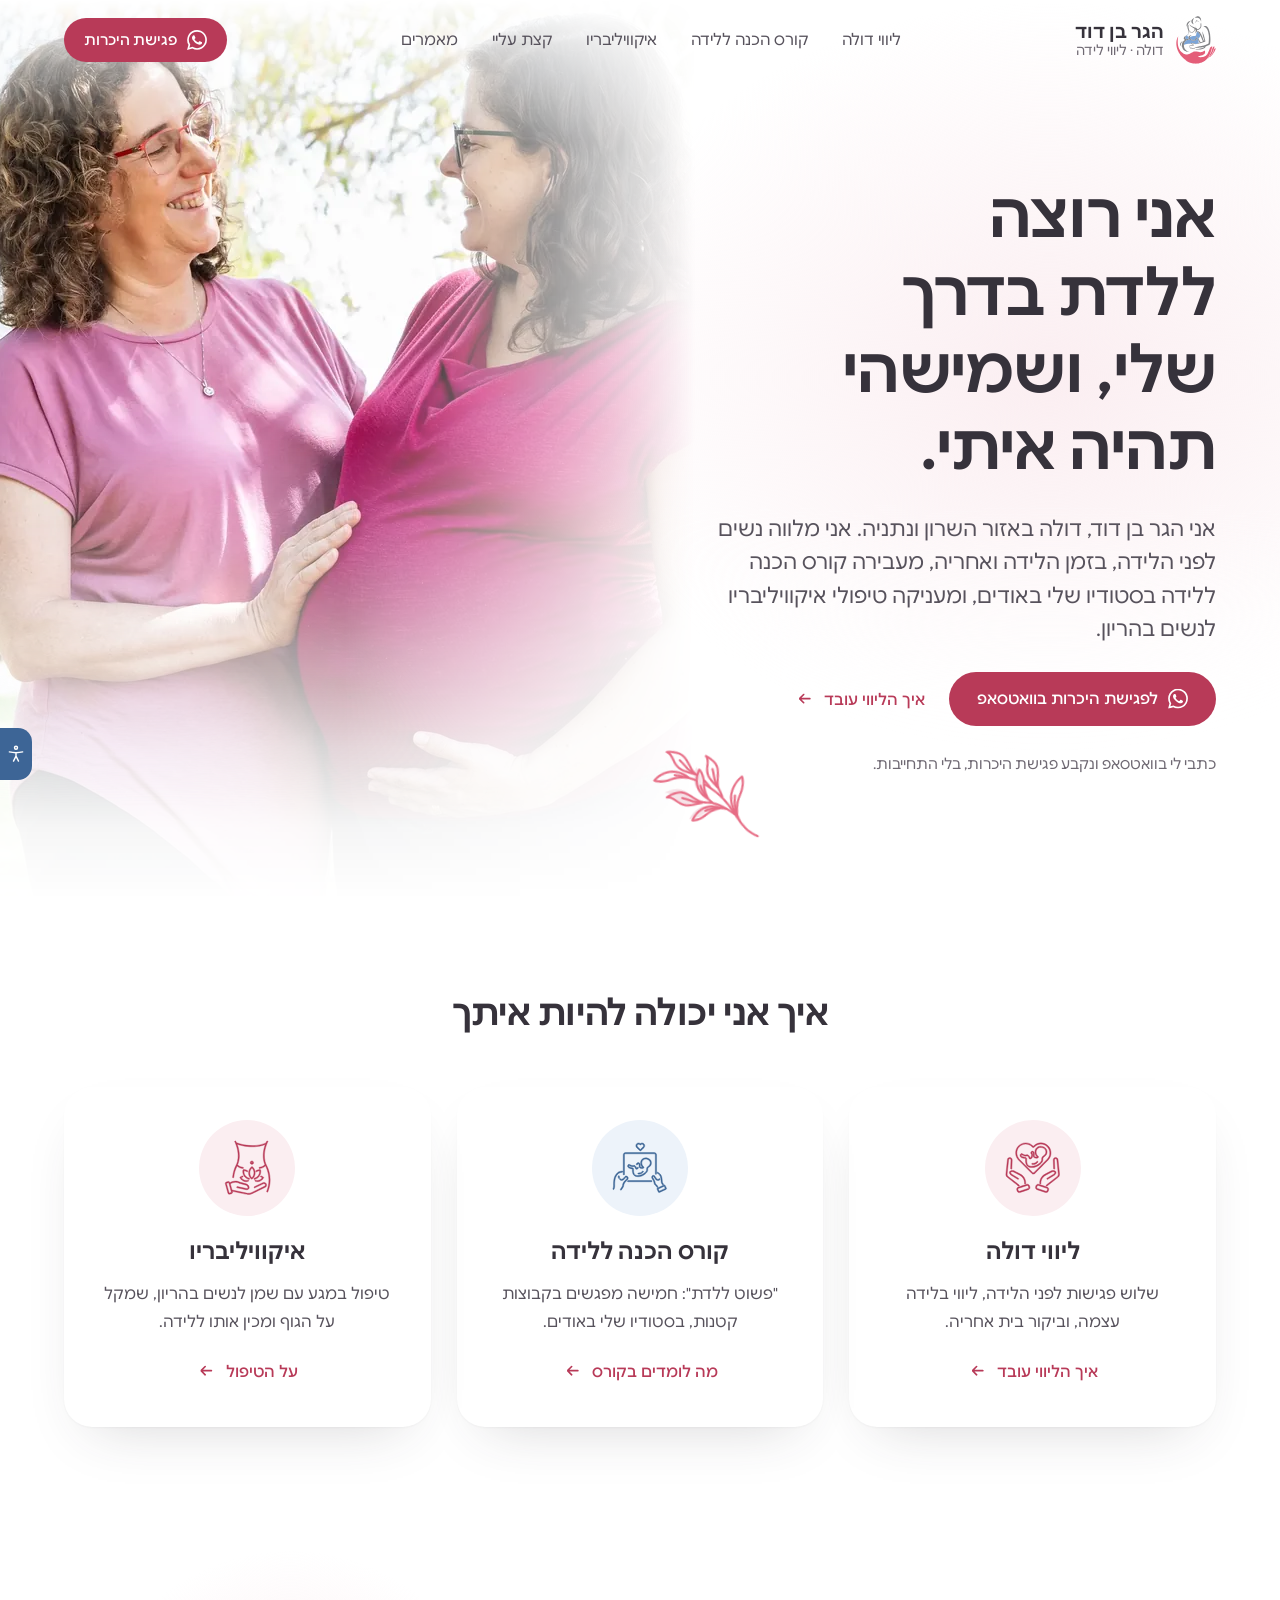
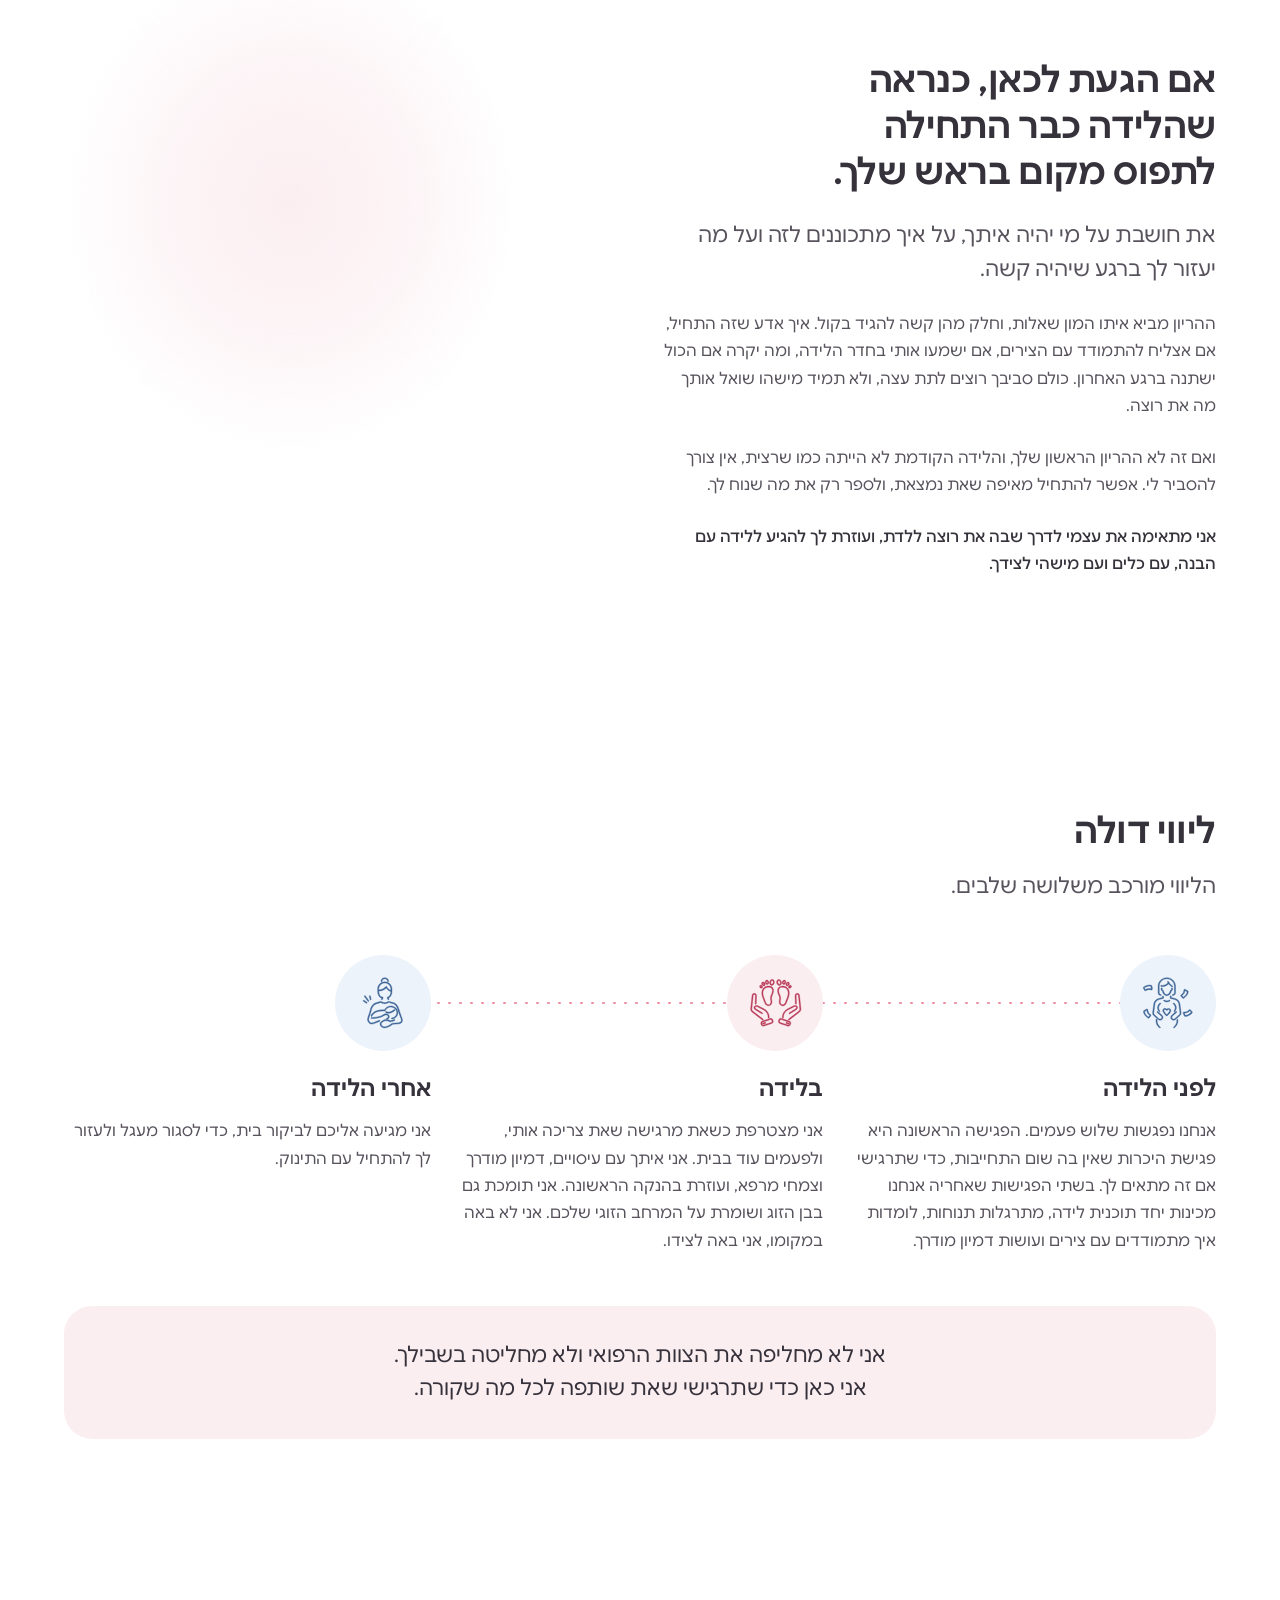
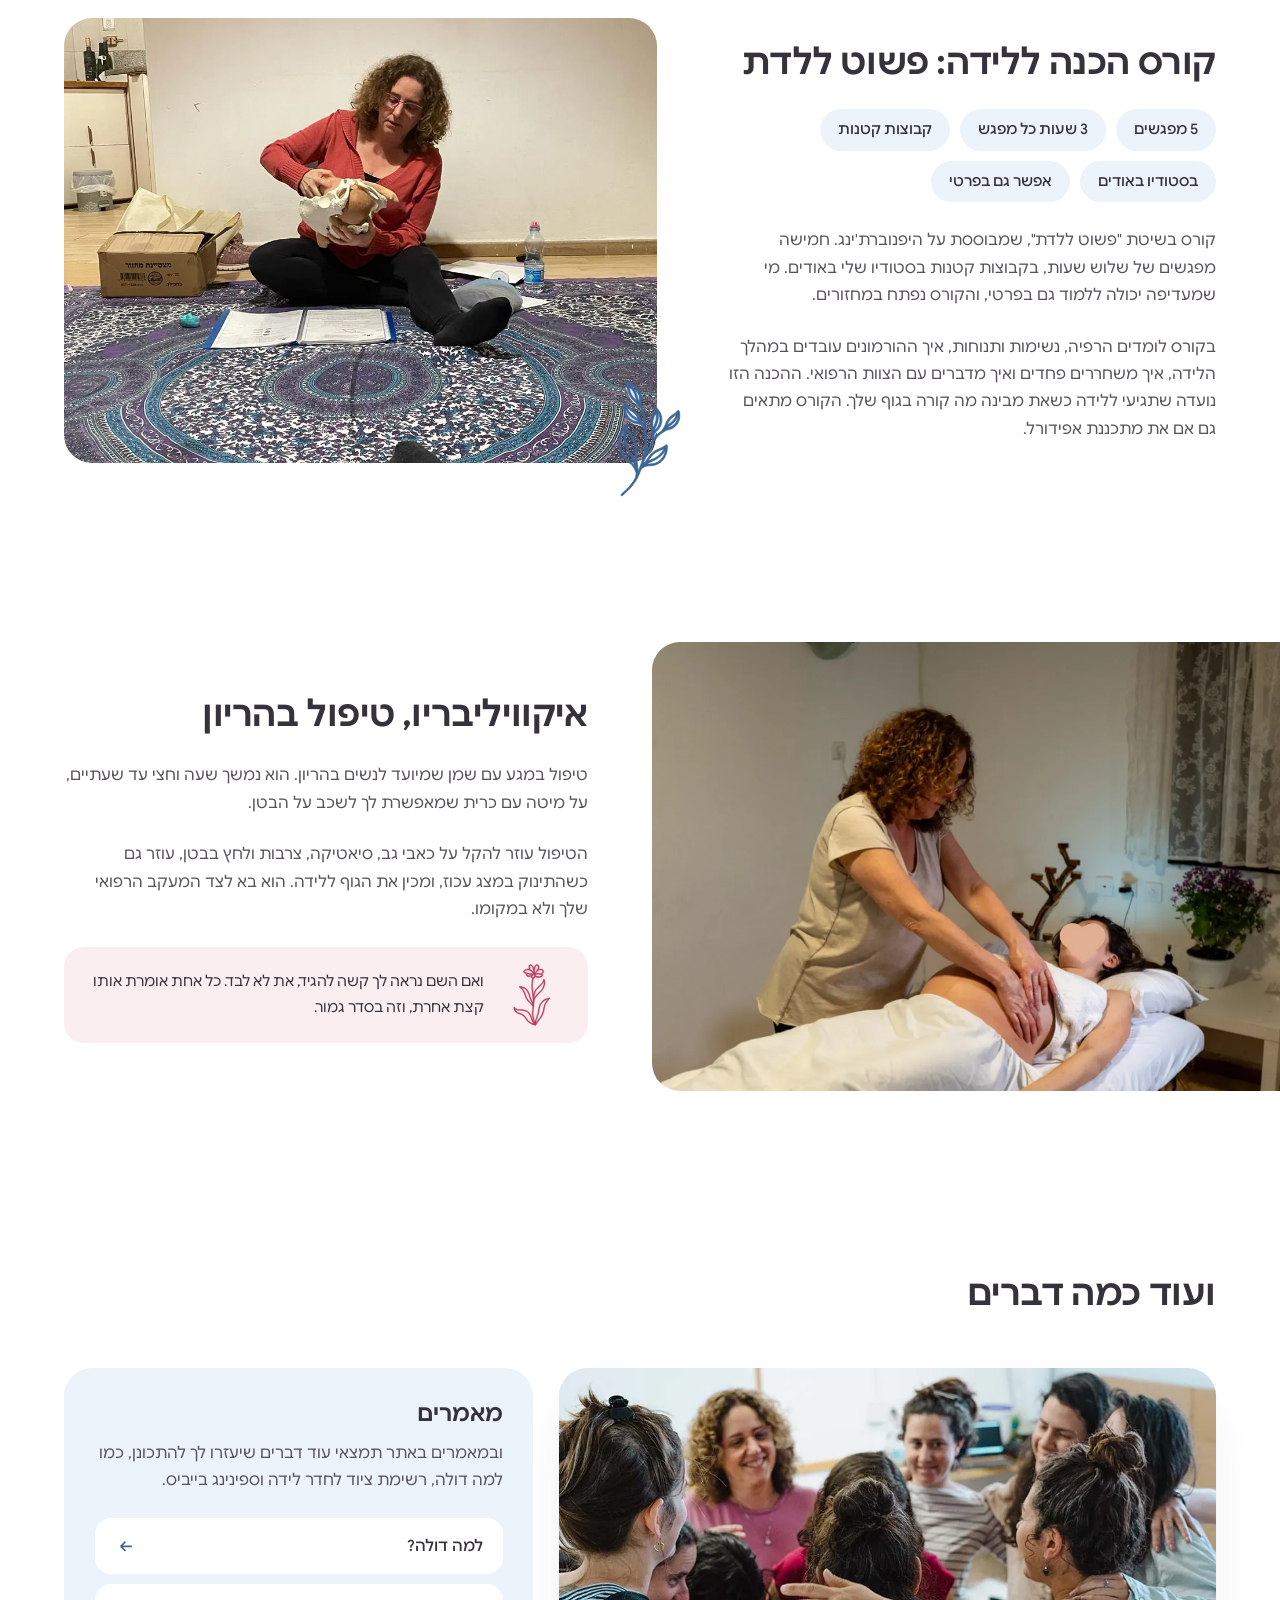
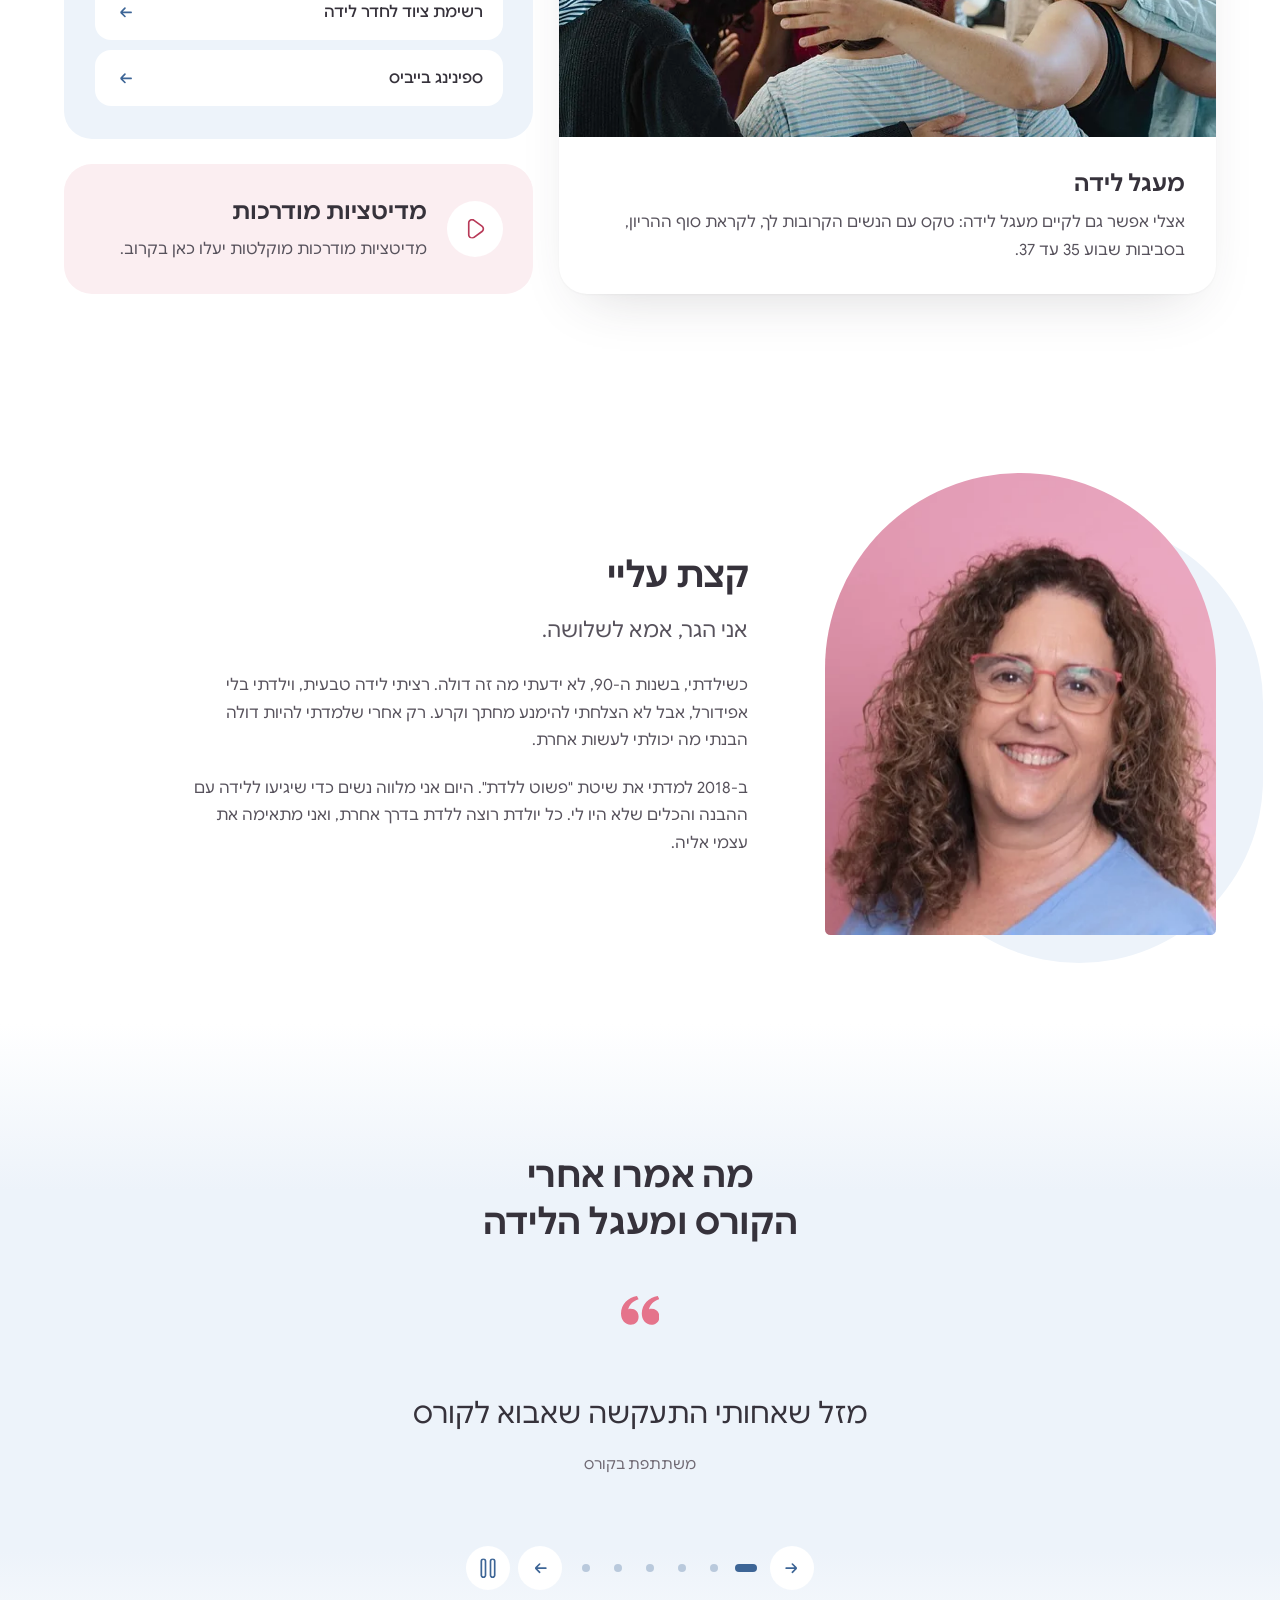
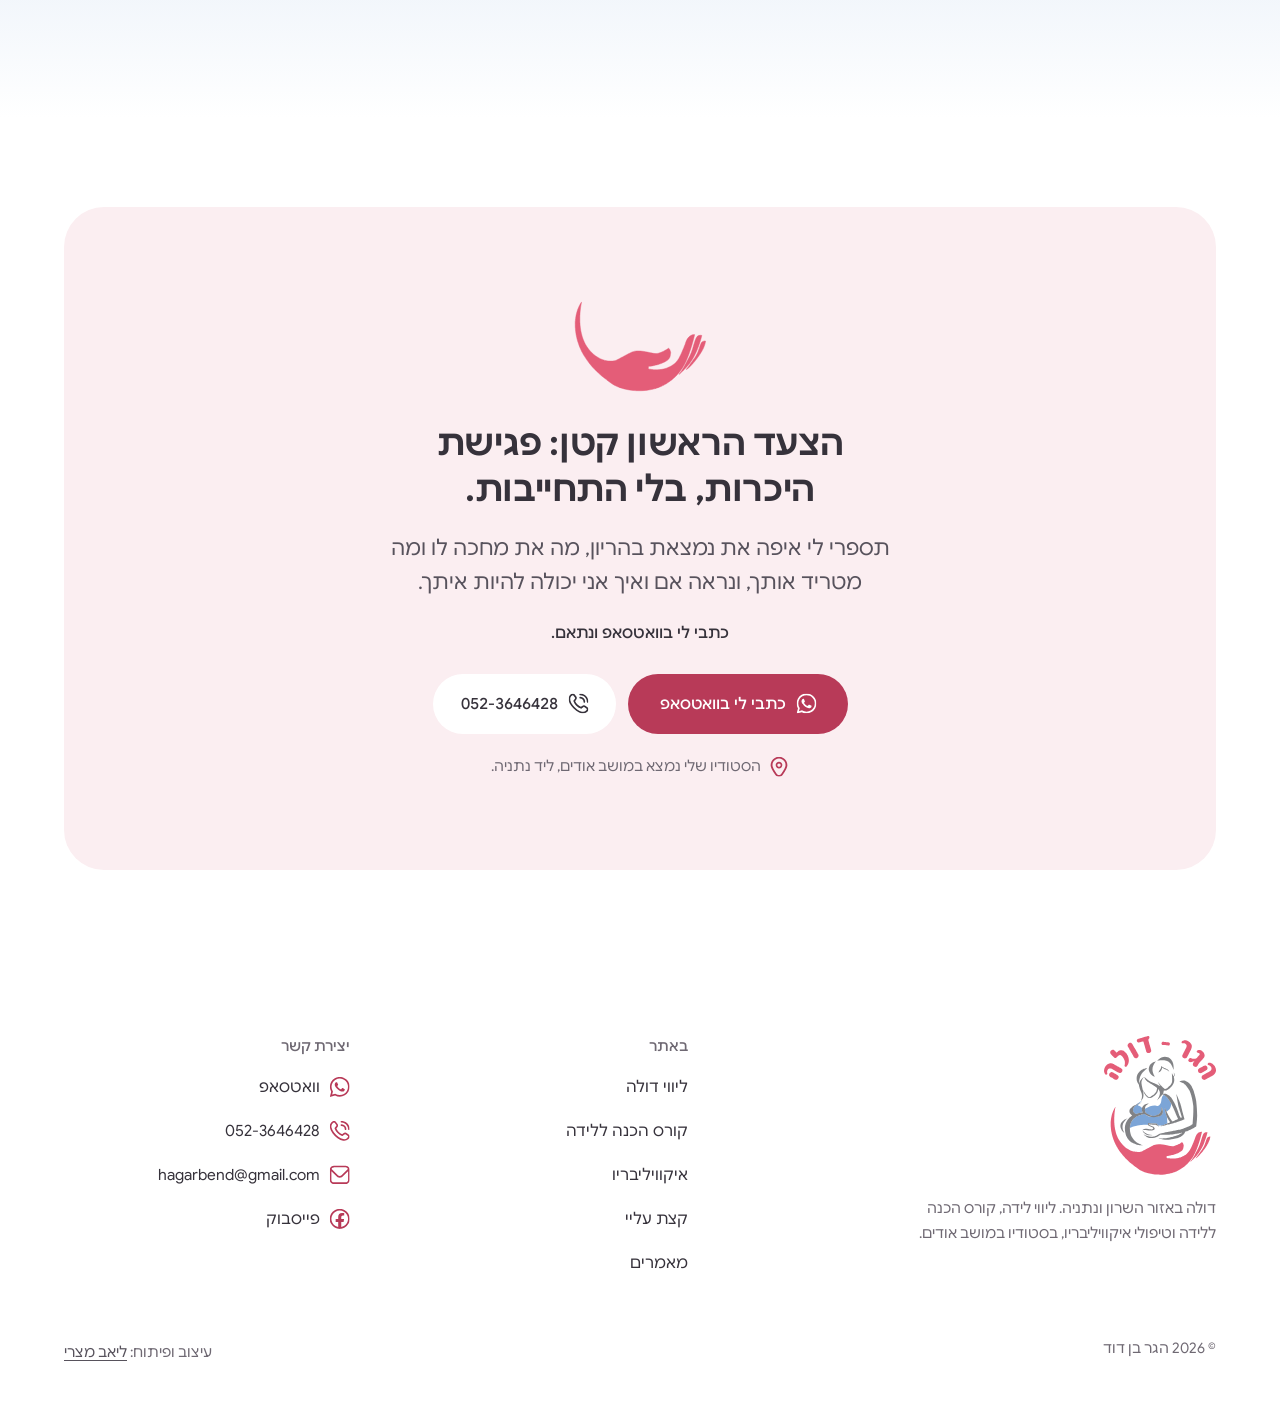
<file: index.html>
<!doctype html>
<html lang="he" dir="rtl">
<head>
<meta charset="utf-8">
<meta name="viewport" content="width=device-width, initial-scale=1">
<meta name="robots" content="noindex, nofollow">
<title>הגר בן דוד, דולה בשרון ובנתניה | ליווי לידה, קורס הכנה ללידה ואיקוויליבריו</title>
<meta name="description" content="הגר בן דוד, דולה באזור השרון ונתניה: ליווי לפני הלידה, בזמן הלידה ואחריה, קורס הכנה ללידה בשיטת פשוט ללדת בסטודיו באודים, וטיפולי איקוויליבריו לנשים בהריון.">
<meta name="theme-color" content="#ffffff">
<link rel="icon" href="images/mark.svg" type="image/svg+xml">
<link rel="preload" href="fonts/google-sans-700.woff2" as="font" type="font/woff2" crossorigin>
<link rel="preload" href="fonts/google-sans-400.woff2" as="font" type="font/woff2" crossorigin>
<link rel="preload" href="images/photos/hero.webp" as="image" media="(min-width: 768px)">
<link rel="preload" href="images/photos/hero-m.webp" as="image" media="(max-width: 767px)">
<link rel="stylesheet" href="site.css">
<script>
  // js קודם לכל ציור, כדי שהכניסה לא תהבהב; ?qa=1 משאיר הכל גלוי ועומד
  (function (d) { d.classList.add('js'); if (/[?&]qa=1/.test(location.search)) d.classList.add('qa');
    try { var s = JSON.parse(localStorage.getItem('hbd-a11y') || '{}'); for (var k in s) if (s[k]) d.classList.add('a11y-' + k); } catch (e) {} })(document.documentElement);
</script>
<script src="https://crm.liavmatzri.co.il/review.js" defer></script>
</head>
<body>
<!-- icons:start --><svg width="0" height="0" style="position:absolute" aria-hidden="true" focusable="false"><symbol id="i-arrow" viewBox="0 0 300 300"><g ><path transform="translate(0 300) scale(1 -1)" d="M238 163H113L154 204Q157 207 157.0 212.5Q157 218 153.5 221.5Q150 225 145.0 225.0Q140 225 136 221L82 168Q75 160 75 150Q75 140 82 132L136 79Q141 74 148.0 75.5Q155 77 157.0 84.0Q159 91 154 96L113 138H238Q243 138 246.5 141.5Q250 145 250.0 150.0Q250 155 246.5 159.0Q243 163 238 163Z"/></g></symbol><symbol id="i-facebook" viewBox="0 0 300 300"><g ><path transform="translate(0 300) scale(1 -1)" d="M150.0 301.0Q109.0 301.0 74.5 281.0Q40.0 261.0 20.0 226.5Q0.0 192.0 0.0 151.0Q0.0 150.74415588378906 0.0007787435897625983 150.4885711669922C0.0002597116690594703 150.32577514648438 0.0 150.1629180908203 0.0 150.0C0.0 149.8370819091797 0.0002597116690594703 149.67422485351562 0.0007787435897625983 149.5114288330078Q0.0015233985614031553 149.75582885742188 0.0029801928903907537 150.0Q0.24413901567459106 109.578857421875 20.0 75.5Q40.0 41.0 74.5 21.0Q99.09788513183594 6.740357398986816 127.0 2.647585153579712V1.7521942853927612C134.4979705810547 0.5984981656074524 142.17906188964844 0.0 150.0 0.0C157.82093811035156 0.0 165.5020294189453 0.5984981656074524 173.0 1.7521942853927612V2.647585153579712Q200.90211486816406 6.740357398986816 225.5 21.0Q260.0 41.0 280.0 75.5Q299.7555236816406 109.57827758789062 299.99700927734375 149.99871826171875Q299.99847412109375 149.75421142578125 299.99920654296875 149.51129150390625C299.9997253417969 149.67413330078125 300.0 149.8370361328125 300.0 150.0C300.0 150.1629638671875 299.9997253417969 150.32586669921875 299.99920654296875 150.488525390625Q300.0 150.74891662597656 300.0 151.0Q300.0 192.0 280.0 226.5Q260.0 261.0 225.5 281.0Q191.0 301.0 150.0 301.0ZM127.0 28.05915069580078Q106.0810775756836 31.916549682617188 87.5 43.0Q59.0 60.0 42.0 88.5Q25.0 117.0 25.0 151.0Q25.0 185.0 42.0 213.5Q59.0 242.0 87.5 259.0Q116.0 276.0 150.0 276.0Q184.0 276.0 212.5 259.0Q241.0 242.0 258.0 213.5Q275.0 185.0 275.0 151.0Q275.0 117.0 258.0 88.5Q241.0 60.0 212.5 43.0Q193.91891479492188 31.916549682617188 173.0 28.05915069580078V105.0H208.0L215.0 149.0H173.0V177.0Q173.0 187.0 179.0 193.5Q185.0 200.0 198.0 200.0H217.0V237.0L206.0 238.0Q193.0 240.0 183.0 240.0Q157.0 240.0 142.0 224.5Q127.0 209.0 127.0 182.0V149.0H89.0V105.0H127.0V28.05915069580078Z"/></g></symbol><symbol id="i-mail" viewBox="0 0 300 300"><g ><path transform="translate(0 300) scale(1 -1)" d="M238 288H63Q46 287 31.5 279.0Q17 271 8.5 256.5Q0 242 0 225V75Q0 58 8.5 43.5Q17 29 31.5 21.0Q46 13 62 12H238Q254 13 268.5 21.0Q283 29 291.5 43.5Q300 58 300 75V225Q300 242 291.5 256.5Q283 271 268.5 279.0Q254 287 238 288ZM63 263H238Q249 262 258.5 256.0Q268 250 272 239L177 143Q166 132 150.0 132.0Q134 132 123 143L28 239Q32 250 41.5 256.0Q51 262 62 262ZM238 38H63Q47 38 36.0 48.5Q25 59 25 75V206L106 126Q118 114 134.0 109.5Q150 105 166.0 109.5Q182 114 194 126L275 206V75Q275 59 264.0 48.5Q253 38 237 38Z"/></g></symbol><symbol id="i-pause" viewBox="0 0 300 300"><g ><path transform="translate(0 300) scale(1 -1)" d="M81 300Q63 300 50.0 287.0Q37 274 37 256V44Q38 26 50.5 13.0Q63 0 81.0 0.0Q99 0 112.0 13.0Q125 26 125 44V256Q125 274 112.0 287.0Q99 300 81 300ZM100 44Q100 36 94.5 30.5Q89 25 81.0 25.0Q73 25 68.0 30.5Q63 36 63 44V256Q63 264 68.0 269.5Q73 275 81.0 275.0Q89 275 94.5 269.5Q100 264 100 256ZM219 300Q201 300 188.0 287.0Q175 274 175 256V44Q175 26 188.0 13.0Q201 0 219.0 0.0Q237 0 250.0 13.0Q263 26 263 44V256Q263 274 250.0 287.0Q237 300 219 300ZM238 44Q237 36 232.0 30.5Q227 25 219.0 25.0Q211 25 205.5 30.5Q200 36 200 44V256Q200 264 205.5 269.5Q211 275 219.0 275.0Q227 275 232.5 269.5Q238 264 238 256Z"/></g></symbol><symbol id="i-phone" viewBox="0 0 300 300"><g ><path transform="translate(0 300) scale(1 -1)" d="M163 288Q163 293 166.5 296.5Q170 300 175 300Q209 300 237.5 283.0Q266 266 283.0 237.5Q300 209 300 175Q300 170 296.5 166.0Q293 162 287.5 162.5Q282 163 278.5 166.5Q275 170 275 175Q275 202 261.5 225.0Q248 248 225.0 261.5Q202 275 175 275Q170 275 166.5 278.5Q163 282 163 287ZM175 225Q196 225 210.5 210.5Q225 196 225 175Q225 170 228.5 166.0Q232 162 237.5 162.5Q243 163 246.5 166.5Q250 170 250 175Q250 195 240.0 212.5Q230 230 212.5 240.0Q195 250 175 250Q170 250 166.5 246.5Q163 243 163.0 237.5Q163 232 166.5 228.5Q170 225 175 225ZM289 91Q300 79 300.0 63.0Q300 47 289 36L277 23Q248 -5 202 2Q161 8 116 40Q72 71 41 115Q8 160 2 201Q-5 247 22 277L37 289Q48 300 64.0 300.0Q80 300 91 289L114 258Q125 247 125.0 231.5Q125 216 114 205L100 186Q112 157 134.5 134.5Q157 112 186 100L205 114Q216 125 231.5 125.0Q247 125 258 114ZM271 73Q256 84 241 96Q237 100 231.5 100.0Q226 100 222 96L196 76Q191 71 184 74Q146 88 117.0 117.0Q88 146 74 184Q71 191 76 196L96 222Q100 226 100.0 231.5Q100 237 96 241L73 271Q69 275 63.5 275.0Q58 275 54 271L39 258Q19 234 28 196Q36 162 65 125Q92 89 129.5 62.0Q167 35 201 28Q238 20 259 40L270 53Q275 57 275.0 62.5Q275 68 271 73Z"/></g></symbol><symbol id="i-pin" viewBox="0 0 300 300"><g ><path transform="translate(0 300) scale(1 -1)" d="M150 225Q129 225 114.5 210.5Q100 196 100.0 175.0Q100 154 114.5 139.5Q129 125 150.0 125.0Q171 125 185.5 139.5Q200 154 200.0 175.0Q200 196 185.5 210.5Q171 225 150 225ZM150 150Q140 150 132.5 157.5Q125 165 125.0 175.0Q125 185 132.5 192.5Q140 200 150.0 200.0Q160 200 167.5 192.5Q175 185 175.0 175.0Q175 165 167.5 157.5Q160 150 150 150ZM150 0Q134 0 119.5 7.0Q105 14 96 28Q24 127 24 174Q24 208 41.0 237.0Q58 266 87.0 283.0Q116 300 150.0 300.0Q184 300 213.0 283.0Q242 266 259.0 237.0Q276 208 276 174Q276 127 204 28Q195 14 180.5 7.0Q166 0 150 0ZM150 273Q123 273 100.5 259.5Q78 246 65.0 223.5Q52 201 52 174Q52 155 69.0 121.5Q86 88 118 43Q124 36 132.5 31.5Q141 27 150.0 27.0Q159 27 167.5 31.5Q176 36 182 43Q214 88 231.0 121.5Q248 155 248 174Q248 201 235.0 223.5Q222 246 199.5 259.5Q177 273 150 273Z"/></g></symbol><symbol id="i-play" viewBox="0 0 300 300"><g ><path transform="translate(0 300) scale(1 -1)" d="M256 200 137 288Q123 298 105.0 299.5Q87 301 71.5 293.0Q56 285 47.0 270.0Q38 255 38 238V63Q38 45 47.0 30.0Q56 15 72.0 7.0Q88 -1 105.5 0.5Q123 2 137 12L256 100Q268 108 275.0 121.5Q282 135 282.0 150.0Q282 165 275.0 178.5Q268 192 256 200ZM241 120 122 32Q114 26 103.0 25.0Q92 24 83.0 29.0Q74 34 68.5 43.0Q63 52 63 62V238Q62 248 68.0 257.0Q74 266 82.5 270.5Q91 275 100 275Q112 275 122 268L241 180Q249 175 253.0 167.0Q257 159 257.0 150.0Q257 141 253.0 133.0Q249 125 241 120Z"/></g></symbol><symbol id="i-whatsapp" viewBox="0 0 300 300"><g ><path transform="translate(0 300) scale(1 -1)" d="M256 256Q235 277 207.5 288.5Q180 300 151 300Q110 300 76.0 280.0Q42 260 22.0 226.0Q2 192 2.0 151.5Q2 111 22 77L1 0L80 21Q113 3 151 3Q191 3 225.0 23.0Q259 43 279.0 77.0Q299 111 299 151Q299 181 288.0 208.0Q277 235 256 256ZM151 28Q117 28 88 45L83 48L36 35L49 81L46 86Q27 116 27.0 150.5Q27 185 43.5 213.5Q60 242 88.5 258.5Q117 275 151 275Q175 275 198.0 265.5Q221 256 238.5 238.5Q256 221 265.0 198.5Q274 176 274 151Q274 118 257.5 89.5Q241 61 212.5 44.5Q184 28 151 28ZM218 120Q198 131 194.0 132.0Q190 133 188.0 133.0Q186 133 185 130Q181 126 173 116Q170 112 165 115L162 116Q147 123 135.0 133.5Q123 144 114 159Q113 162 113.5 163.5Q114 165 116 167L121 173Q123 175 125 178V179Q127 182 125 186L113 214Q112 218 110.0 219.0Q108 220 106 220H98Q92 220 88 215H87Q82 209 80 204Q75 195 75.0 184.0Q75 173 82 159Q85 152 90 146L91 145Q100 132 111 121Q132 99 154 90Q163 86 174.0 82.5Q185 79 198 81Q204 81 212.5 86.5Q221 92 223.0 98.0Q225 104 225.5 109.0Q226 114 225.5 115.5Q225 117 220 119Z"/></g></symbol></svg><!-- icons:end -->
<a class="skip" href="#main">דילוג לתוכן</a>

<header class="hd" id="hd">
  <div class="hd-bar">
    <a class="hd-brand" href="#top" aria-label="הגר בן דוד, דולה. לראש העמוד">
      <img src="images/mark.svg" alt="" width="40" height="47">
      <span class="hd-name"><b>הגר בן דוד</b><small>דולה · ליווי לידה</small></span>
    </a>
    <nav class="hd-nav" aria-label="ניווט ראשי">
      <ul>
        <li><a class="hd-link" href="#doula">ליווי דולה</a></li>
        <li><a class="hd-link" href="#course">קורס הכנה ללידה</a></li>
        <li><a class="hd-link" href="#equilibrio">איקוויליבריו</a></li>
        <li><a class="hd-link" href="#about">קצת עליי</a></li>
        <li><a class="hd-link" href="#more">מאמרים</a></li>
      </ul>
    </nav>
    <div class="hd-end">
      <a class="btn btn-pink btn-sm hd-cta" href="https://api.whatsapp.com/send?phone=972523646428&amp;text=%D7%A9%D7%9C%D7%95%D7%9D%20%D7%94%D7%92%D7%A8%2C%20%D7%94%D7%92%D7%A2%D7%AA%D7%99%20%D7%9E%D7%94%D7%90%D7%AA%D7%A8%20%D7%95%D7%90%D7%A9%D7%9E%D7%97%20%D7%9C%D7%A7%D7%91%D7%95%D7%A2%20%D7%A4%D7%92%D7%99%D7%A9%D7%AA%20%D7%94%D7%99%D7%9B%D7%A8%D7%95%D7%AA." target="_blank" rel="noopener"><svg class="ic" aria-hidden="true"><use href="#i-whatsapp"/></svg><span>פגישת היכרות</span></a>
      <button class="hd-burger" type="button" aria-expanded="false" aria-controls="menu" aria-label="פתיחת התפריט"><svg viewBox="0 0 24 24" aria-hidden="true" focusable="false"><path class="bars" d="M4 9h16M4 15h16"/><path class="x" d="M6 6l12 12M18 6L6 18"/></svg></button>
    </div>
  </div>
</header>

<div class="menu" id="menu" role="dialog" aria-modal="true" aria-label="תפריט" hidden>
  <nav aria-label="ניווט בטלפון">
    <ul>
      <li><a href="#doula">ליווי דולה</a></li>
      <li><a href="#course">קורס הכנה ללידה</a></li>
      <li><a href="#equilibrio">איקוויליבריו</a></li>
      <li><a href="#about">קצת עליי</a></li>
      <li><a href="#more">מאמרים</a></li>
    </ul>
  </nav>
  <div class="menu-act">
    <a class="btn btn-pink btn-block" href="https://api.whatsapp.com/send?phone=972523646428&amp;text=%D7%A9%D7%9C%D7%95%D7%9D%20%D7%94%D7%92%D7%A8%2C%20%D7%94%D7%92%D7%A2%D7%AA%D7%99%20%D7%9E%D7%94%D7%90%D7%AA%D7%A8%20%D7%95%D7%90%D7%A9%D7%9E%D7%97%20%D7%9C%D7%A7%D7%91%D7%95%D7%A2%20%D7%A4%D7%92%D7%99%D7%A9%D7%AA%20%D7%94%D7%99%D7%9B%D7%A8%D7%95%D7%AA." target="_blank" rel="noopener"><svg class="ic" aria-hidden="true"><use href="#i-whatsapp"/></svg><span>פגישת היכרות בוואטסאפ</span></a>
    <a class="btn btn-soft btn-block" href="tel:+972523646428"><svg class="ic" aria-hidden="true"><use href="#i-phone"/></svg><bdi>052-3646428</bdi></a>
  </div>
</div>

<main id="main" tabindex="-1">

  <!-- ===== הירו: טקסט בצד ההתחלה, הצילום נמס לרקע (הרפרנס שהגר בחרה) ===== -->
  <section class="hero" id="top" aria-labelledby="hero-h">
    <div class="hero-media">
      <picture>
        <source media="(max-width: 767px)" srcset="images/photos/hero-m.webp" width="900" height="900">
        <img src="images/photos/hero.webp" alt="הגר בן דוד מחזיקה את הבטן של יולדת בהריון מתקדם, שתיהן מחייכות זו לזו בגינה" width="1800" height="1600" fetchpriority="high">
      </picture>
    </div>
    <div class="hero-in">
      <div class="hero-text">
        <h1 class="h1" id="hero-h">אני רוצה ללדת בדרך שלי, ושמישהי תהיה איתי.</h1>
        <p class="lead hero-lead">אני הגר בן דוד, דולה באזור השרון ונתניה. אני מלווה נשים לפני הלידה, בזמן הלידה ואחריה, מעבירה קורס הכנה ללידה בסטודיו שלי באודים, ומעניקה טיפולי איקוויליבריו לנשים בהריון.</p>
        <div class="hero-act">
          <a class="btn btn-pink" href="https://api.whatsapp.com/send?phone=972523646428&amp;text=%D7%A9%D7%9C%D7%95%D7%9D%20%D7%94%D7%92%D7%A8%2C%20%D7%94%D7%92%D7%A2%D7%AA%D7%99%20%D7%9E%D7%94%D7%90%D7%AA%D7%A8%20%D7%95%D7%90%D7%A9%D7%9E%D7%97%20%D7%9C%D7%A7%D7%91%D7%95%D7%A2%20%D7%A4%D7%92%D7%99%D7%A9%D7%AA%20%D7%94%D7%99%D7%9B%D7%A8%D7%95%D7%AA." target="_blank" rel="noopener"><svg class="ic" aria-hidden="true"><use href="#i-whatsapp"/></svg><span>לפגישת היכרות בוואטסאפ</span></a>
          <a class="link-arrow" href="#doula"><span>איך הליווי עובד</span><svg class="ic ar" aria-hidden="true"><use href="#i-arrow"/></svg></a>
        </div>
        <p class="hero-note">כתבי לי בוואטסאפ ונקבע פגישת היכרות, בלי התחייבות.</p>
      </div>
    </div>
    <div class="hero-sprig draw" aria-hidden="true"><!--art:leaves--><svg class="art art-leaves" viewBox="0 0 512 512" aria-hidden="true" focusable="false"><path pathLength="1" class="sp" d="m61.01 216.16s60.71-23.25 96.4 1.69 52.52 59.55 84.01 73.3c0 0-25.49.57-62.2-2.02-72.5-5.1-73.27-68.79-118.21-72.97z"/><path pathLength="1" class="sp" d="m165.62 363.45s56.59-94.4 162.77-34.28c0 0-48.27-3.34-85.87 18.54-42.26 24.58-76.9 15.74-76.9 15.74z"/><path pathLength="1" class="sp" d="m236.97 111.78s-64.7 89.04 32.2 163.19c0 0-21.97-43.11-16.57-86.27 6.07-48.5-15.63-76.92-15.63-76.92z"/><path pathLength="1" class="ln" d="m494.8 492.53c-36.37-20.8-56.78-47.76-73.78-78.84-.01-.02-.01-.05-.02-.07-5.11-11.54-8.68-23.16-11.11-34.49.15-10.35 2.19-59.25 26.5-96.55 32.23-49.47 24.23-91.52 23.87-93.29-.25-1.24-1.07-2.29-2.21-2.83s-2.47-.51-3.59.09c-1.21.65-30 16.22-51.05 48.28-12.42 18.91-19.5 39.61-21.04 61.53-1.15 16.4.84 33.49 5.89 51.07-10.57-21.02-22.78-42.96-39.14-65.49-.84-7.57-2.22-14.61-4.12-20.94-3.56-11.86-6.66-21.69-9.3-29.86-.01-.03-.01-.07-.01-.1-3.39-15.57-.29-31.14 3.29-49.16 3.01-15.12 6.11-30.75 5.82-48.55-.65-40.28-48.67-72.13-50.71-73.46-1.56-1.02-3.61-.83-4.95.46-1.34 1.28-1.63 3.33-.68 4.93 8.08 13.69 4.65 27.59.67 43.68-5.46 22.08-11.64 47.1 8.37 79.31 15.34 24.7 28.03 41.96 30.61 45.42 2.63 8.13 5.71 17.88 9.23 29.65.48 1.59.92 3.23 1.32 4.91-12.11-15.19-26.31-30.6-43.33-46.15-8.41-17.49-17.58-32.13-27.28-43.56-.22-33.94-14.18-53.88-14.88-54.87-.74-1.03-1.92-1.65-3.18-1.67-1.28-.06-2.46.55-3.24 1.55-.43.55-6.94 9.09-12.9 22.96-.45-.39-.89-.78-1.33-1.16-.03-.03-.05-.06-.07-.09-11.69-12.38-17.44-28.31-24.09-46.75-5.57-15.43-11.32-31.39-21.37-47.45-9.46-15.14-27.49-26.68-52.13-33.39-18.31-4.98-33.68-5.59-34.33-5.62-1.85-.08-3.52 1.15-4.01 2.95-.49 1.79.32 3.69 1.96 4.57 15 8.1 19.52 22.71 24.76 39.63 7.15 23.09 15.25 49.26 51.13 67.6 27.66 14.14 48.77 22.91 52.93 24.61 1.12.97 2.27 1.97 3.46 3.01-1.9 5.36-3.58 11.28-4.81 17.67-9.85-5.45-19.54-10.25-28.79-14.46-21.06-21.19-43.6-35.07-67.03-41.24-19-5-38.56-4.96-58.15.12-33.18 8.6-54.64 28.49-55.54 29.34-.92.87-1.38 2.11-1.24 3.37s.87 2.37 1.96 3c1.39.81 34.72 19.69 85.85 6.63 41.39-10.57 86.76 4.58 90.23 5.78 10.04 4.56 20.63 9.83 31.39 15.9-5.52 48.34 23.07 82.92 48.53 103.64.09.07.19.13.29.2 2.4 3.15 4.97 6.28 7.73 9.35-.1-.02-.2-.05-.29-.07-12.9-2.79-23.66-4.96-32.65-6.7-.04-.01-.08-.03-.12-.05-16.32-4.87-29.26-15.79-44.25-28.43-12.54-10.58-25.5-21.51-42.23-30.4-15.77-8.37-37.15-9.36-61.84-2.84-18.35 4.84-31.97 12-32.54 12.31-1.64.87-2.47 2.76-1.99 4.55.48 1.8 2.15 3.02 3.98 2.98 17.05-.48 28.26 9.9 41.26 21.93 16.83 15.58 35.78 33.12 72.03 33.12 1.97 0 3.99-.05 6.06-.16 31.02-1.59 53.69-4.55 58.14-5.16 8.94 1.74 19.64 3.89 32.45 6.66 4.71 1.02 9.45 2.43 14.2 4.15.25.12.51.21.77.28 14.64 5.41 29.23 13.76 42.57 22.9-.89-.22-1.78-.42-2.66-.62-.1-.06-.2-.13-.3-.18-30.47-14.94-75.78-26.72-118.63 1.96-25.52 17.08-37.8 40.26-38.31 41.24-.58 1.12-.6 2.45-.06 3.59s1.6 1.95 2.84 2.19c.47.09 4.44.81 10.96.81 13.31 0 37.24-3.01 63.67-20.57 29.2-19.39 67.7-21.41 76.07-21.61 8.76 1.8 17.75 4.47 26.69 8.28 20.06 16.1 34.46 31.04 37 33.72.1.21.2.42.3.62 23.33 48.81 43.48 90.96 96.5 121.28.63.36 1.31.53 1.98.53 1.39 0 2.74-.72 3.48-2.01 1.12-1.93.46-4.38-1.46-5.47zm-197.91-381.7c3.05-12.33 5.98-24.17 3.67-36.03 13.78 11.5 35.83 33.74 36.23 58.64.27 16.96-2.75 32.16-5.67 46.86-1.63 8.22-3.22 16.23-4.13 24.13-3.07-9.83-4.47-15.98-4.77-23.67-.12-3.1-.23-6.24-.33-9.38-.49-14.48-1-29.45-2.91-39.99-.39-2.17-2.47-3.61-4.65-3.22-2.17.39-3.62 2.47-3.22 4.65 1.8 9.97 2.3 24.65 2.78 38.84.11 3.15.21 6.31.33 9.42.34 8.81 2.01 15.83 5.42 26.67-4.51-6.69-9.76-14.71-15.37-23.74-18.21-29.36-12.7-51.64-7.38-73.18zm-108.68 181.1c-36.88 1.89-54.85-14.75-72.24-30.84-10.1-9.35-19.78-18.31-32.32-22.14 17.71-6.98 50.44-16.51 74.26-3.86 15.98 8.49 28.61 19.14 40.83 29.45 7.15 6.03 14.12 11.9 21.38 16.98-11.51-2.32-18.19-4.18-25.82-8.01-2.95-1.48-5.94-3-8.92-4.52-13.74-6.99-27.96-14.22-38.75-17.86-2.09-.71-4.36.42-5.07 2.51s.42 4.36 2.51 5.07c10.25 3.46 24.19 10.55 37.68 17.41 3 1.52 5.99 3.05 8.96 4.54 8.78 4.41 16.47 6.45 29.36 9.01-8.93.81-19.74 1.64-31.86 2.26zm61.63 58.58c-27.2 18.06-51.81 19.54-62.73 19.11 4.95-7.55 15.72-21.83 32.5-33.06 24.36-16.3 51.86-20.42 82.03-12.35-29.22-.74-50.83 5.81-52.26 6.25-2.11.66-3.28 2.9-2.63 5.01s2.9 3.29 5.01 2.63c.3-.09 17.63-5.32 41.98-5.79-13.98 3.3-29.8 8.84-43.9 18.2zm140.5-53.39c1.41-20.51 8-39.9 19.58-57.64 14.77-22.61 34.08-36.85 43.16-42.75.89 12.87.18 45.29-23.4 81.47-13.67 20.99-20.63 44.95-24.17 64.49-1.16-35.72 6.6-62.31 6.75-62.81.64-2.12-.56-4.35-2.67-4.99s-4.35.56-4.98 2.67c-.58 1.92-9.71 33.05-6.81 73.71-6.14-18.75-8.65-36.89-7.46-54.15zm-122.8-106.41c3.77 5.07 7.46 10.68 11.05 16.8-3.87-3.17-7.86-6.29-11.93-9.32.37-2.55.67-5.04.88-7.48zm-136.66-133.92c-4.07-13.14-7.97-25.74-16.9-35.33 18.83 2.83 51.94 10.96 66.22 33.79 9.59 15.34 15.2 30.89 20.62 45.92 3.18 8.81 6.29 17.38 10.05 25.42-8.82-7.78-13.68-12.73-18.38-19.88-1.81-2.76-3.64-5.57-5.46-8.37-8.41-12.93-17.1-26.3-24.63-34.86-1.46-1.66-3.99-1.82-5.65-.36s-1.82 3.99-.36 5.65c7.14 8.12 15.67 21.24 23.92 33.93 1.83 2.82 3.66 5.63 5.48 8.4 5.39 8.21 11.05 13.84 20.93 22.49-8.14-3.76-17.93-8.45-28.73-13.97-32.86-16.79-40.1-40.2-47.11-62.83zm-29.83 94.27c-36.37 9.29-63.45 1.18-74.46-3.3 7.84-6.09 25.04-17.82 47.71-23.63 18.21-4.67 36.37-4.67 53.99 0 15.83 4.2 31.29 12.2 46.17 23.87-29.15-11.35-49.92-15.92-50.25-15.99-2.16-.47-4.29.91-4.75 3.07-.47 2.16.91 4.29 3.07 4.75.23.05 10.8 2.37 27.34 7.82-15-1.25-32.09-.86-48.82 3.41zm132.13 26.07c3.13-20.02 11.66-35.93 16.48-43.65 4.97 9.75 13.91 32.72 8.89 64.97-2.6 16.72-1.02 33.4 1.84 47.47-9.76-22.31-12.27-40.23-12.31-40.54-.29-2.19-2.29-3.72-4.48-3.45-2.19.29-3.73 2.29-3.45 4.48.19 1.48 3.29 23.85 16.19 50.08-19.89-23.94-27.67-50.53-23.16-79.36zm129.26 160.74c-23.46-18.88-45.33-32.07-65.26-39.44-7.13-6.48-13.26-13.47-18.52-20.62-3.06-7.1-15.54-38.34-13.1-70.43 3.69 2.83 7.31 5.73 10.79 8.66 57.84 48.69 85.76 96.55 107.35 140.19-5.86-5.42-13.06-11.77-21.26-18.36z"/></svg><!--/art--></div>
  </section>

  <!-- ===== שלוש הדרכים: סקירה ===== -->
  <section class="sec services" id="services" aria-labelledby="services-h">
    <div class="frame">
      <div class="sec-head is-center rv">
        <h2 class="h2" id="services-h">איך אני יכולה להיות איתך</h2>
      </div>
      <ul class="cards">
        <li class="card rv">
          <span class="card-art tint-pink draw"><!--art:doula--><svg class="art art-doula" viewBox="0 0 75 75" aria-hidden="true" focusable="false"><path pathLength="1" class="ln" d="m68.3928146 27.594408c-.1606445-1.5405273-1.4956055-2.703125-3.0463867-2.6235352-1.6010742.0717773-2.855957 1.4331055-2.7973633 3.034668l.3867188 10.5590839c.0146484.4140625.3486328.7280273.7768555.722168.4140625-.0151367.7373047-.362793.722168-.7768555l-.3867188-10.5590839c-.0288086-.7822266.5839844-1.4467773 1.3657227-1.4819336.7324219-.03125 1.4082031.527832 1.4868164 1.2807617l1.8320313 17.5600605c.1113281 1.0639648-.3183594 2.1025391-1.1367188 2.7680664l-13.4907227 10.5078126c-.3266602.2543945-.3852539.7260742-.1308594 1.0527344.2535782.3255463.7238884.3859787 1.0527344.1308594l13.5029297-10.5175781c1.2250977-.9960938 1.8588867-2.5283203 1.6948242-4.0976563z"/><path pathLength="1" class="ln" d="m63.0642014 45.353199-8.0776367 5.0253906c-.3520508.21875-.4594727.6811523-.2407227 1.0327148s.6821289.4599609 1.0327148.2407227l8.078125-5.0253906c1.4033203-.8741226 2.5994186-2.7128944 1.9033203-4.1860352-.6187363-1.3107147-3.169426-2.3102303-5.5253906-1.0927734l-7.0800781 3.6557617c-7.8862305 3.8769531-7.1113281 11.6801758-7.1030273 11.7583008.045887.4093132.4130592.7059326.8266602.6616211.4111328-.0449219.7084961-.4150391.6645508-.8261719-.0297852-.277832-.6459961-6.8461914 6.2871094-10.2543945l7.0932617-3.6621094c1.5097351-.7794037 3.2059631-.1828003 3.4804688.4003906.2893675.612114-.4592707 1.7237702-1.3393556 2.2719727z"/><path pathLength="1" class="ln" d="m55.179924 61.1754646-10.2089844-3.4287109c-1.4614258-.4902344-3.0532227.2993164-3.5454102 1.762207l-.4067383 1.2109375c-.4916992 1.4638672.2993164 3.0541992 1.7626953 3.5454063l10.2089844 3.4287109c1.4728203.4942169 3.0539627-.3013916 3.5449219-1.762207l.4067383-1.2109375c.491211-1.463375-.2993164-3.0541953-1.762207-3.5454063zm.340332 3.0678673-.4067383 1.2109375c-.2275391.6791992-.965332 1.046875-1.6455078.8178711l-10.2089844-3.4287071c-.6791992-.2280273-1.0463867-.9663086-.8183594-1.6459961l.4067383-1.2104492c.2276917-.6763763.9633751-1.0475273 1.6459961-.8183594l10.2089844 3.4287109c.6791993.2280274 1.0458985.9663086.8178711 1.6459923z"/><path pathLength="1" class="ln" d="m6.4821711 49.2614021c14.1854143 10.9714317 13.4605627 10.6660156 13.9516592 10.6660156.7156391 0 1.019371-.9072876.4614258-1.3417969l-13.479003-10.4980468c-.8305664-.675293-1.2602539-1.7138672-1.1489258-2.7783203l1.8320313-17.5595722c.0786133-.7519531.7304688-1.3110352 1.4868164-1.2807617.7817383.0351563 1.3945313.699707 1.3657227 1.4819336l-.3867188 10.5590839c-.0151367.4140625.3081055.7617188.722168.7768555.4248047.0234375.762207-.3081055.7768555-.722168l.3867188-10.5590839c.0585938-1.6015625-1.1962891-2.9628906-2.7973633-3.034668-1.5639648-.0922852-2.8857422 1.0830078-3.0463867 2.6235352l-1.8320314 17.5590839c-.1640625 1.5698242.4697266 3.1020508 1.7070313 4.1079101z"/><path pathLength="1" class="ln" d="m14.0773859 42.6808357 7.1059561 3.668457c6.9199219 3.4018555 6.3037109 9.9702148 6.2739258 10.2480469-.0470181.4398766.2964306.8305664.7470703.8305664.3764648 0 .7011719-.2827148.7441406-.6660156.0083008-.078125.7832031-7.8813477-7.0898438-11.7519531l-7.0927725-3.6621094c-2.3591566-1.2180328-4.9069633-.2183151-5.5258789 1.0927734-.6978426 1.4768295.5056295 3.3161316 1.9042969 4.1860352l8.0771475 5.0253906c.3496094.2177734.8129883.1113281 1.0327148-.2407227.21875-.3515625.1113281-.8139648-.2407227-1.0327148l-8.0771475-5.0253906c-.7858896-.4895287-1.6499338-1.6160164-1.3398438-2.2719727.2704775-.5746345 1.9402916-1.195259 3.4809572-.4003906z"/><path pathLength="1" class="ln" d="m18.0578537 64.720871.4067383 1.2109375c.3925781 1.1689453 1.4858398 1.9082031 2.6557617 1.9082031.8305206 0 .5104904-.0713272 11.0981445-3.574707 1.4633789-.4912071 2.2543945-2.0815392 1.7626953-3.5454063l-.4067383-1.2109375c-.4916992-1.4628906-2.0820313-2.2563477-3.5454102-1.762207l-10.2089844 3.4287109c-1.4628905.4912109-2.2534178 2.0820312-1.7622069 3.5454063zm2.2397461-2.1235314c10.7091713-3.5713882 10.2348061-3.496582 10.6220703-3.496582.5429688 0 1.0507813.3432617 1.2329102.8857422l.4067383 1.2109375c.2279167.6797104-.1359673 1.4171791-.8183594 1.6459961l-10.2089844 3.4287071c-.6806641.2285156-1.4179688-.1391602-1.6455078-.8178711l-.4067383-1.2109375c-.2280273-.6796837.1386719-1.4179649.8178711-1.6459923z"/><path pathLength="1" class="ln" d="m20.4846115 28.5270252 16.0732422 16.0732441c.9250107.9250069 2.4227219.9254227 3.3481445 0 3.3528099-3.3604279-8.5447083 8.5641212 16.3330078-16.3701191 4.7893906-4.7903996 4.8081322-12.6522808 0-17.4614258-4.8139648-4.8139644-12.6469727-4.8144526-17.4707031.0092773l-.5883789.5209961c-.2762222-.1915445-3.3292885-4.1264644-9.2617188-4.1264644-3.5532227 0-6.9316406 1.5195308-9.269043 4.1694331-4.2973622 4.8706056-3.9301747 12.4194337.8354493 17.1850587zm.2895508-16.1928711c4.1024952-4.6509237 11.3897591-4.9296608 15.8139648-.5043945.3428917.2752905.7355232.9943495 1.6469727.9868164.9067802-.0073462 1.2767715-.7155361 1.6030273-.9873047 4.2294922-4.2285151 11.1118164-4.2285151 15.340332 0 4.1989555 4.1999607 4.2301445 11.1091785-.0087891 15.3491211l-16.3242188 16.36133c-.3271484.328125-.8979492.3286133-1.2270508 0l-16.073242-16.0732441c-4.2070313-4.2070312-4.5458985-10.8540039-.7709961-15.1323242z"/><path pathLength="1" class="ln" d="m22.3503342 23.9308338v.0004883c.5546875 1.0698242 1.7202148 1.4550781 2.8671875 1.7587891 1.7878151.472084 3.2688103.7109089 3.4702148.9067383.1540661.3519001-.1895943 1.2609978.09375 3.8442383.5166664 4.7193165 3.1471157 6.8090839 7.6733398 6.8090839 3.7670898-.0004883 7.1235352-1.3364258 10.2578125-4.0825195 1.7304688-1.5161152 3.4042969-3.2070332 3.2124023-5.7304707-.1328125-1.7456055.4033203-2.7177734 2.0478516-3.7163086 2.2939453-1.390625 3.3388672-3.7324219 2.9423828-6.59375-.3388672-2.4462891-1.8945313-4.2172852-4.6235352-5.2646484-4.7848587-1.837821-8.941185.4959373-9.9516602 4.7133789-.6175728 2.5815926.1765404 5.7660065 2.4545898 7.7089844-.8364258.3222656-1.5854492.0869141-2.6269531-.3149414-.7659149-.296751-.6720734-.813942-.6313477-1.6801758.0864258-1.6201172.1762695-3.2954102-.8232422-4.3149414-.5146484-.5253906-1.4052734-.9335938-2.2451172-.6577148-.8203125.2709961-1.2832031 1.0883789-1.378418 1.7788086-.1083984.7910156.2680664 1.2788086.5429688 1.6347656.936676 1.2163486.2538185 1.4013081.0053711 3.5532227-.0362091.3164349-.1636276.5595417-.4370117.7104492l-.8188477.4077148c-.4648438-1.6772461-1.125-2.4711914-2.1083984-3.2758789-.7568359-.6176758-1.4912109-.4941406-2.2016602-.3740234-1.8909168.3211651-3.0278206-.0237141-4.621582-.9570313-.7475586-.4389648-1.5234375-.8911133-2.3657227-.3999023-1.1108398.6484375-1.3071289 2.4331055-.7348633 3.5356445.0000003-.0000001.0000003-.0000001.0004886-.0000001zm1.5024414-2.2460937c.003418-.0004883.0073242-.0009766.0117188-.0009766.1362305 0 .5507813.2431641.8276367.4052734 1.9235058 1.1270752 3.3928051 1.5199184 5.6308594 1.1416016.6430664-.1098633.7895508-.1152344 1.0009766.0566406.8022461.65625 1.2485352 1.2001953 1.612793 2.5151367.2632065.9515953 1.3387032 1.4167347 2.1914063.9453125.4313393-.325695 1.8016167-.5986996 2.0004883-2.2963867.1834373-1.5879078.6436958-1.9617195.4394531-3.078125-.2440147-1.3386993-1.0514374-1.6474743-.9921875-2.0732422.0341797-.2490234.2001953-.5053711.3623047-.5585938.1743164-.0600586.496582.0712891.703125.2827148.5380859.5488281.4628906 1.949707.3969727 3.1855469l-.0073242.137207c-.0395508.6860352-.0834961 1.4633789.4506836 2.1889648.2666016.3623047.6523438.6430664 1.1459961.8334961 1.1289063.4360352 2.6748047 1.0336914 4.4296875-.0458984.6871033-.4228325.7292633-1.4152107.074707-1.8925781-2.8808022-2.1002636-3.2432137-6.4572315-1.1782227-8.8647461 1.411335-1.6459141 3.7985687-2.4563971 6.800293-1.3032227 2.2109375.8486328 3.4135742 2.1796875 3.6757813 4.0703125.2182617 1.578125.0083008 3.7451172-2.2348633 5.1054688-2.1137695 1.2827148-2.940918 2.8115234-2.7661133 5.1123047.1396484 1.8344727-1.199707 3.1699219-2.7045898 4.4887714-2.8725586 2.5170898-5.9165039 3.7011719-9.3564453 3.7099609-4.0418739-.0240631-6.4789371-1.7805862-6.1728516-8.2451191.1225338-2.6649399-.9063129-2.2921772-4.5947266-3.2646484-1.1831055-.3129883-1.703125-.5839844-1.9189453-.9995117v-.0004883c-.2817385-.5429686-.0991213-1.3979491.1713865-1.5551756z"/><path pathLength="1" class="ln" d="m36.8493576 33.6246834c.0463867.0083008.3857422.0639648.9121094.0639648 1.3657227 0 3.9902344-.3759766 6.0253906-2.9370136.2578125-.3242188.2041016-.7963867-.1201172-1.0537109-.3237305-.2578125-.7958984-.203125-1.0537109.1201172-2.2456055 2.8256855-5.3574219 2.3554707-5.5063477 2.3286152-.4082031-.0693359-.7949219.2021484-.8666992.6098633-.0712891.4077148.2011719.7963866.609375.868164z"/></svg><!--/art--></span>
          <h3 class="h3">ליווי דולה</h3>
          <p>שלוש פגישות לפני הלידה, ליווי בלידה עצמה, וביקור בית אחריה.</p>
          <a class="link-arrow" href="#doula"><span>איך הליווי עובד</span><svg class="ic ar" aria-hidden="true"><use href="#i-arrow"/></svg></a>
        </li>
        <li class="card rv">
          <span class="card-art tint-blue draw"><!--art:course--><svg class="art art-course" viewBox="0 0 75 75" aria-hidden="true" focusable="false"><path pathLength="1" class="ln" d="m5.4999814 64.1611862c.2592773 0 .5117188-.1347656.6503906-.3759804.8691406-1.5078125.855957-3.2939453.8442383-4.8691406-.0413542-5.4794273.3382649-10.9335175 4.6030269-14.3886719 1.2555704-1.0178642 3.0281839-1.136013 4.7578125-1.4931641.4057617-.0830078.6669922-.4794922.5839844-.8857422-.0839844-.40625-.4829102-.6699219-.8857422-.5830078-1.8310738.3763275-3.8144436.5110207-5.4003906 1.7958984-2.6704097 2.1640625-4.3061519 5.3457031-4.8608394 9.4580078-.700778 5.1833382.2455826 8.1562309-.9418945 10.2177734-.2896062.5025331.0788507 1.1240274.649414 1.1240274z"/><path pathLength="1" class="ln" d="m12.208477 47.186573c-.3964844-.1171875-.8149414.1074219-.9335938.5039063-.5251083 1.7603226.4155073 3.1845703 1.1811523 3.1845703.7123413 0 1.0266609-.9092331.456543-1.3457031-.4052734-.3105469-.2763672-1.1445313-.1992188-1.4121094.1162111-.3964844-.1093749-.8125-.5048827-.9306641z"/><path pathLength="1" class="ln" d="m52.5610123 53.8750496c0-.4140625-.3359337-.75-.75-.75h-28.5444298c-.4140625 0-.75.3359375-.75.75s.3359375.75.75.75h28.5444298c.4140663 0 .75-.3359375.75-.75z"/><path pathLength="1" class="ln" d="m17.3930473 21.7637234v23.8740215c0 .4140625.3359375.75.75.75s.75-.3359375.75-.75v-23.8740215c0-.6982422.5678711-1.2666016 1.2661133-1.2666016h35.1264648c.6982422 0 1.2666016.5683594 1.2666016 1.2666016v23.1874981c0 .4140625.3359375.75.75.75s.75-.3359375.75-.75v-23.1874981c0-1.5253906-1.2412148-2.7666016-2.7666016-2.7666016h-35.1264648c-1.5253906 0-2.7661133 1.2412109-2.7661133 2.7666016z"/><path pathLength="1" class="ln" d="m68.6420746 59.1689949c-.2700195-.5791016-.9614258-.8359375-1.5415039-.5654297l-7.8657265 3.6337891c-.5888023.2739563-.8336945.9672241-.5673828 1.5400391l1.5014648 3.2734413c.2676468.5793991.957962.8400497 1.5419922.5673828l7.8657265-3.6337929c.5810547-.2695313.8349609-.9609375.5673828-1.5400391-.6057968-1.3207283-1.5638733-3.4103508-1.5019531-3.2753906zm-7.2524452 6.9453163-1.21875-2.6572304 7.2509804-3.3496094 1.21875 2.6572266z"/><path pathLength="1" class="ln" d="m64.2841644 56.7305183 1.0317383 1.7119141c.2111969.3505363.66819.4698067 1.0297852.2548828.3544922-.2148438.4682617-.6757813.2543945-1.0302734l-1.0288086-1.7060547c-.4762115-.8003273-.2942886-1.1408272-.9135742-5.8955078-.3359375-4.2011719-3.6591835-6.3261719-5.0727577-7.0458984-.3671875-.1845703-.8208008-.0410156-1.0083008.3291016-.1879883.3691406-.0405273.8203125.3286133 1.0087891 1.4755859.75 3.9916992 2.5058594 4.2597656 5.8544922.6333542 4.6400908.3899345 5.2972296 1.1191444 6.5185545z"/><path pathLength="1" class="ln" d="m54.2011528 48.3086433c.2617188-.0175781.5366211.1484375.7119141.4140625 0 0 1.9570313 2.9560547 2.0029297 3.0263672.5791016.875 2.6689453 1.6884766 4.0112305 1.3125.7832031-.2167969 1.2524414-.7978516 1.2875977-1.59375.0185547-.4140625-.3017578-.7636719-.7158203-.7822266-.4150391-.03125-.7641602.3017578-.7822266.7158203-.0053711.1132813-.0073242.1640625-.1899414.2148438-.730957.2021484-2.1464844-.3730469-2.3564453-.6904297-.019043-.0292969-2.0063477-3.03125-2.0063477-3.03125-.4702148-.7109375-1.2480469-1.1298828-2.0463867-1.0839844-.9125977.0517578-1.6230469.6376953-1.949707 1.6074219-.2138672.6308594-.137207 1.3388672.2099609 1.9414063l1.7080078 2.9609375c.4841843.9047279.79245 1.8940353.8710938 2.9833984.1748657 2.4969101 2.0680466 2.1795044 3.4589844 5.0927734.128418.2695313.3969727.4267578.6772461.4267578.5454979 0 .9156227-.5723038.6762695-1.0732422-.3598633-.7548828-.8110352-1.4394531-1.3413086-2.0371094-1.1790695-1.3214645-1.8882751-1.2942924-1.9750977-2.5146484-.2023582-2.8836327-1.5871353-4.3294144-2.7753906-6.5888672-.1323242-.2285156-.1645508-.4873047-.0883789-.7119141.1904296-.5654296.4868163-.5820311.6118163-.5888671z"/><path pathLength="1" class="ln" d="m21.3984184 51.4043465c-.9003906.8251953-3.0717773 2.8916016-3.7788086 4.2324219-.1176758.2167969-1.1518555 2.1542969-1.1342773 3.5683594.0039063.3056641-.0942383.6396484-.2919922.9931641-.4692383.8427734-1.2412109 2.1269531-2.2529297 3.4609375-.3770437.4968452-.014926 1.2031288.597168 1.2031288.2265625 0 .4506836-.1025391.5981445-.296875 1.0644531-1.4043007 1.875-2.7529335 2.3681641-3.6367226.3261719-.5859375.4882813-1.171875.4814453-1.7421875-.0107422-.8671875.6831055-2.3378906.956543-2.8408203.4921875-.9335938 2.1152344-2.59375 3.4711914-3.8369141 1.2044983-1.1060905 1.5894928-3.2196312.0922852-4.34375-.6083984-.4560547-1.3623047-.6123047-2.0629883-.4228516-.7050781.1884766-1.0585938.5917969-1.1088867.6542969l-1.668457 1.9482422c-1.2246094 1.0380859-2.0493164 1.2167969-2.5268555 1.1669922-.4824219-.0419922-.7226563-.3144531-.7456055-.3417969-.2470703-.3222656-.7099609-.390625-1.0390625-.1484375-.3339844.2451172-.40625.7138672-.1616211 1.0478516.0600586.0820313.6166992.8007813 1.7382813.9287109 1.1416016.1396484 2.402832-.390625 3.7553711-1.5517578.0288086-.0253906.0561523-.0527344.0810547-.0820313 1.8623619-2.1578369 1.6925087-2.073494 2.0625-2.1728516.2519531-.0683594.5419922-.0019531.7758789.1738281.5091305.3821182.4399891.9823074.1630859 1.5507813-.0864258.1777344-.2109376.3417969-.369629.4882813z"/><path pathLength="1" class="ln" d="m38.2236137 7.9990749c-1.277832-1.015625-3.2866211-.9150391-4.4580078.2519531-1.3103371 1.3063002-1.3114548 3.4279375 0 4.7353516l3.9316406 3.9228516c.2936592.2917004.7659912.2916241 1.0595703 0 .1004829-.1004715 4.18256-4.1820412 3.9233398-3.9228516 1.3038101-1.3017902 1.306488-3.4319324 0-4.734375-1.2124022-1.2128906-3.133789-1.2998047-4.4565429-.2529297zm3.3886719 3.9335938-3.3852539 3.3857422-3.4018555-3.3945313c-1.1453171-1.1421165-.3655205-3.1484375 1.3110352-3.1484375.9797287 0 1.420105.6824884 1.5615234.7871094.2845268.2835493.7688179.2981262 1.0673828-.0087891l.2333984-.2412109c.7226563-.7207031 1.8994141-.7216797 2.6220703.0009766.7031404.7011585.7344399 1.8774223-.0083007 2.6191406z"/><path pathLength="1" class="ln" d="m49.1074028 36.6172371c2.0458984-1.2412109 2.9785156-3.3291016 2.625-5.8789043-.3022461-2.1806641-1.6870117-3.7597656-4.1157227-4.6923828-5.8631477-2.252491-10.1735573 2.613842-8.7675781 7.7089825.3701553 1.3377266 1.0402756 2.4053535 1.9741211 3.2421875-.6494141.1923828-1.2617188-.0058594-2.0893555-.3251953-.9429665-.3630638-.4087296-1.4596443-.5302734-2.6376953-.1317024-1.2824402-1.0615997-2.8564434-2.4389648-2.8564434-1.1147461 0-2.2895508 1.0117168-2.4414063 2.1191387-.0561523.4101563.230957.7880859.6411133.8447266.4057617.0615234.7885742-.2304688.8452148-.6416016.050293-.3691406.578125-.8222656.9511719-.8222656.0053711 0 .0107422 0 .0161133.0009766.3881836.0136719.8710938.8886719.9345703 1.5087891.0848618.8248558-.6105919 3.0750427 1.4814453 3.8828125 1.0073242.390625 2.3881836.9228516 3.9667969-.046875.661808-.4058228.6993256-1.3563347.0722656-1.8144531-.9905319-.7203865-1.6156693-1.6916809-1.9370117-2.8535156-1.07864-3.9091492 2.0578995-7.7191715 6.7841797-5.9091778 1.9067383.7324219 2.9428711 1.8769531 3.1679688 3.4980469.1879883 1.3583965.0078125 3.2216778-1.9179688 4.3906231-1.8886719 1.1464844-2.6279297 2.5136719-2.4716797 4.5712891.1196289 1.5673828-1.0400391 2.7216797-2.3422852 3.8632813-2.6065254 2.2845573-5.2529602 3.2333984-8.1499023 3.2333984-3.5033894-.0216064-5.5813103-1.5402145-5.3256836-7.1396484.1119404-2.4214439-.8822613-2.1081581-4.1000977-2.9580078-1.0097656-.2675781-1.4501953-.4921875-1.6259766-.8310547-.2338867-.4501953-.0756836-1.1328125.0712891-1.2314453.1103516.0048828.4443359.2001953.6875.3427734 1.7007427.9968987 3.0117626 1.3474922 5.003418 1.0136719.565918-.0966797.6552734-.0927734.8051758.0302734.6889648.5625 1.0717773 1.0302734 1.3847656 2.1601563.2466698.8932953 1.2571526 1.3265915 2.0561523.8847656.3656235-.2777634 1.6272812-.5447197 1.8017578-2.0859375l-1.4907227-.1660156c-.0272484.2438087-.1216507.4351387-.3364258.5537109l-.6074219.3349609c-.4130859-1.4423828-.996582-2.1386719-1.8583984-2.8427734-.6967773-.5712891-1.3920898-.4511719-2.0058594-.3486328-1.6210899.2792664-2.6073818-.0166588-3.9941406-.828125-.6469727-.3789063-1.3813477-.8095703-2.168457-.3505859-1.0180664.59375-1.2011719 2.2216797-.6796875 3.2246094.5043945.9726563 1.5478516 1.3183594 2.5737305 1.5898438 1.511837.3960419 2.8125095.6267776 2.9833984.7392578.1134949.338623-.1640873 1.1481705.0766602 3.3515625.4545498 4.1484489 2.7479858 6.0566406 6.8227539 6.0566406 3.3305664 0 6.296875-1.1796875 9.0644531-3.6044922 1.5361328-1.3466797 3.0214844-2.8496094 2.8500977-5.1054688-.1132812-1.4902347.3457032-2.3212894 1.7539063-3.1757816z"/><path pathLength="1" class="ln" d="m35.1625786 44.4512215c-.0712891.4082031.2011719.796875.609375.8681641.0415039.0078125.34375.0576172.8134766.0576172 1.2163086 0 3.5522461-.3349609 5.3618164-2.6113281.2578125-.3242188.2041016-.7958984-.1201172-1.0537109-.324707-.2587891-.7963867-.2041016-1.0537109.1201172-1.9350586 2.4345703-4.6181641 2.0322266-4.7451172 2.0097656-.4062501-.0654298-.7944337.2031249-.8657227.6093749z"/></svg><!--/art--></span>
          <h3 class="h3">קורס הכנה ללידה</h3>
          <p>"פשוט ללדת": חמישה מפגשים בקבוצות קטנות, בסטודיו שלי באודים.</p>
          <a class="link-arrow" href="#course"><span>מה לומדים בקורס</span><svg class="ic ar" aria-hidden="true"><use href="#i-arrow"/></svg></a>
        </li>
        <li class="card rv">
          <span class="card-art tint-pink draw"><!--art:equilibrio--><svg class="art art-equilibrio" viewBox="0 0 75 75" aria-hidden="true" focusable="false"><path pathLength="1" class="ln" d="m61.7432518 4.8392944c-.3637695-.2001953-.8188477-.0644531-1.0170898.2988281-.0633545.1157837-.4559937.8495483-.9797363 2.0578003-16.8709717 7.3746338-35.1016846.0240479-35.2839355-.0519409-.1743164-.0713501-.3583984-.0648193-.524353-.0085449-.5107422-1.1726074-.8914185-1.8834229-.9536743-1.9973145-.1982422-.3623047-.6533203-.4980469-1.0170898-.2988281-.3637695.1982422-.4975586.6533203-.2993164 1.0175781.0639648.1171875 6.3701172 11.8994141 3.3276367 24.0986328-.3969727 1.5908203-1.0458984 3.2470703-2.0415039 5.2128906-1.2124023 2.3925781-3.3378906 7.3789063-3.9511719 13.8994141-.0390625.4121094.2641602.7783203.6762695.8173828.0239258.0019531.0478516.0029297.0712891.0029297.3823242 0 .7089844-.2910156.7456055-.6796875.4945679-5.2557449 1.9221764-9.5549011 4.015686-13.819458 2.0004101 1.9626694 4.8772278 3.0577393 7.1054077 3.0577393.3979492 0 .7294922-.3125.7485352-.7148438.0195313-.4130859-.2998047-.7646484-.7133789-.7841797-4.1113281-.1953125-6.4267578-2.9814453-6.4589844-3.0214844-.0006104-.0007935-.0015869-.0010376-.0021973-.0018311 3.3977661-7.8150082 2.4379749-17.2567978-.5719604-25.119751 2.2462158.8098145 9.5548096 3.1674805 18.5321655 3.1674805 4.9623413 0 10.4283447-.7398071 15.8183594-2.8461304-2.9204941 7.8206043-3.773201 17.0460453-.5089722 24.65979-.0606079.0406494-.1218872.0809937-.1702271.1404419-.0229492.0283203-2.3393555 2.8261719-6.4589844 3.0214844-.4135742.0195313-.7329102.3710938-.7133789.7841797.0204697.4324989.4025726.7444344.784668.7138672 3.9017334-.1850586 6.3673706-2.3283081 7.2225342-3.2092896.0993042.2044067.1864014.3990479.2930908.6096802 2.2753906 4.4912109 6.9541054 16.4550781 1.2705078 30.5136719-.1993828.4928131.1648827 1.03125.6948242 1.03125.296875 0 .5776367-.1767578.6958008-.46875 5.9140663-14.6298828 1.0449219-27.0800781-1.3232422-31.7539063-.9956055-1.9658203-1.6445313-3.6220703-2.0415039-5.2128906-3.0424805-12.1992188 3.2636719-23.9814453 3.328125-24.0986328.1977538-.3642577.0639647-.8193358-.2998048-1.017578z"/><path pathLength="1" class="ln" d="m47.1573143 52.7406616c-.394043-.1259766-.815918.09375-.9418945.4873047-.1254883.3955078.0927734.8173828.487793.9423828 4.0379982 1.2820511 8.34161-.6055984 10.1831055-4.3671875.1582031-.3242188.0639648-.7148438-.2250977-.9306641-.8032227-.5996094-1.6962891-1.0507813-2.6547852-1.3398438-.3959961-.1230469-.8154297.1044922-.9350586.5009766s.1049805.8154297.5014648.9345703c.5839844.1767578 1.1386719.4257813 1.6557617.7421875-1.6666488 2.7430688-4.9951362 4.0099145-8.071289 3.0302735z"/><path pathLength="1" class="ln" d="m45.5879784 50.2787476c-.4033203.0947266-.6538086.4980469-.5595703.9013672.0966644.412281.5096054.6525307.9013672.5595703 5.1205482-1.1978111 8.3845367-6.2116928 7.3735352-11.4082031-.0688477-.3525391-.3774414-.6064453-.7363281-.6064453-.3741455.0526962-2.5562134-.0685501-5.0014648 1.3925781-.3554688.2119141-.4716797.6728516-.2592773 1.0283203.2128906.3564453.6733398.4726563 1.0288086.2587891 1.0932617-.6533203 2.324707-1.0458984 3.5947266-1.1513672.4862439 4.1631812-2.2055018 8.0575027-6.3417971 9.0253906z"/><path pathLength="1" class="ln" d="m30.9034081 47.5326538c-.9584961.2890625-1.8515625.7402344-2.6547852 1.3398438-.2890625.2158203-.3833008.6064453-.2250977.9306641 1.8551598 3.7895012 6.1784859 5.6386414 10.1831055 4.3671875.3950195-.125.6132813-.546875.487793-.9423828-.1254883-.3935547-.5454102-.6142578-.9418945-.4873047-3.0165596.9626274-6.3746166-.237793-8.0712891-3.0302734.5170898-.3164063 1.0717773-.5654297 1.6557617-.7421875.3964844-.1191406.6210938-.5380859.5014648-.9345703-.1201171-.3964845-.5410156-.6240236-.9350585-.5009767z"/><path pathLength="1" class="ln" d="m36.5747948 42.4047241c.3554688.2128906.815918.0976563 1.0288086-.2587891.2124023-.3554688.0961914-.8164063-.2592773-1.0283203-2.5412979-1.5185204-5.1014671-1.406662-5.0014648-1.3925781-.3588867 0-.6674805.2539063-.7363281.6064453-1.0019588 5.150032 2.2083626 10.1999512 7.3735352 11.4082031.3919907.0930138.8047676-.1475601.9013672-.5595703.0942383-.4033203-.15625-.8066406-.5595703-.9013672-4.1305199-.9665375-6.8287506-4.8561172-6.3417969-9.0253906 1.2700079.1054688 2.5014647.4980469 3.5947264 1.1513672z"/><path pathLength="1" class="ln" d="m41.9825096 51.3890991c.2721634.2351761.674263.2429886.9570313.0175781 4.8186264-3.8523903 4.931263-11.084259.2729492-15.0859375-.2734375-.2363281-.675293-.2421875-.9570313-.0175781-4.8290977 3.8625603-4.9230842 11.0912857-.2729492 15.0859375zm.7231445-13.4941406c3.3003502 3.3003502 3.2391129 8.6993523-.2163086 11.9199219-3.3004722-3.3016701-3.2398872-8.6994553.2163086-11.9199219z"/><path pathLength="1" class="ln" d="m15.8735628 55.7506714c-.0471592-.1009369-.119091-.8276253-.9057007-1.2727051-.4238281-.2402344-.9150391-.3007813-1.3818359-.1699219l-2.1479492.5957031c-.9657488.2658577-1.5368776 1.2663727-1.2675781 2.2382813l3.1538086 11.3759766c.2691298.9726486 1.2798758 1.5346375 2.237793 1.2675781h.0004883l2.1494131-.5957031c.9658203-.2685547 1.5341797-1.2734375 1.2661133-2.2382813l-.1690063-.6096802c20.1314201 4.2309418 18.2537918 3.9055786 19.2608032 3.9055786 1.0615234 0 2.109375-.1445313 3.125-.4326172 1.5830574-.4520035.9009666-.2908249 17.9482422-8.5449219.0390625-.0195313.0761719-.0419922.1113281-.0664063 1.3574219-.9814453 1.7167969-2.8564453.8183594-4.2705078-.9287109-1.4619141-2.8808594-1.9033203-4.2753906-1.0302734l-10.2290039 4.8203125c-.3745117.1767578-.5351563.6240234-.3583984.9980469.1762695.375.621582.5361328.9980469.359375l10.3061523-4.8623047c.7753906-.4833984 1.8041992-.25 2.2929688.5195313.4624023.7285156.2919922 1.6884766-.3842773 2.2138672l-15.7988281 7.6914063c-1.5893517.8225327-3.3719864 1.1976547-5.1757813 1.0859375l-19.0905762-4.015625-2.0670166-7.4575195c2.2313843-1.4413452 6.366333-3.1045532 11.5130615-.559082.0454102.0224609.0927734.0410156.1416016.0537109l7.7905273 2.0507813c1.7557602.8619194 2.3179855 2.7589302 1.9829102 3.4130859-.4747963.928566-2.1222839.5635071-3.1210938.3662109l-9.7197266-2.0107422c-.4023438-.0820313-.8022461.1767578-.8862305.5820313-.0839844.40625.1767578.8027344.5825195.8867188l9.6625977 1.9990234c1.6864357.6253052 4.0253792.4076309 4.8173828-1.1396484.7113075-1.390583-.1117172-4.2439461-2.7382813-5.4824219-.1181259-.0555878.352623.0844307-7.9160156-2.0966797-5.4801637-2.6801759-9.9416505-1.1223756-12.5264274.4318847zm1.4370718 11.9938965-2.1484365.5957031c-.1689453.046875-.3457031-.0527344-.3925781-.2226563-3.217103-11.8276443-3.2633343-11.3729782-3.1240234-11.6181641.0244141-.0429688.081543-.1191406.1923828-.1503906 2.0881672-.5744553 2.1340418-.6074219 2.234375-.6074219.1400728 0 .2677355.092083.3071289.2333984l3.1533194 11.3769531c.0468749.169922-.0532228.3457033-.2221681.3925783z"/><path pathLength="1" class="ln" d="m44.6436424 31.3392944c0-1.1289063-.9179688-2.046875-2.0463867-2.046875s-2.0463867.9179688-2.0463867 2.046875c0 1.1279297.9179688 2.0458984 2.0463867 2.0458984s2.0463867-.9179687 2.0463867-2.0458984zm-2.5927734 0c0-.3017578.2451172-.546875.5463867-.546875s.5463867.2451172.5463867.546875c0 .3007813-.2451172.5458984-.5463867.5458984s-.5463867-.2451171-.5463867-.5458984z"/></svg><!--/art--></span>
          <h3 class="h3">איקוויליבריו</h3>
          <p>טיפול במגע עם שמן לנשים בהריון, שמקל על הגוף ומכין אותו ללידה.</p>
          <a class="link-arrow" href="#equilibrio"><span>על הטיפול</span><svg class="ic ar" aria-hidden="true"><use href="#i-arrow"/></svg></a>
        </li>
      </ul>
    </div>
  </section>

  <!-- ===== רגע החתימה: דמות החיבוק מהלוגו מצוירת בגלילה ===== -->
  <section class="sec you" id="you" aria-labelledby="you-h" data-axis="start">
    <div class="frame you-grid">
      <div class="you-text">
        <h2 class="h2 rv" id="you-h">אם הגעת לכאן, כנראה שהלידה כבר התחילה לתפוס מקום בראש שלך.</h2>
        <p class="lead rv">את חושבת על מי יהיה איתך, על איך מתכוננים לזה ועל מה יעזור לך ברגע שיהיה קשה.</p>
        <p class="rv">ההריון מביא איתו המון שאלות, וחלק מהן קשה להגיד בקול. איך אדע שזה התחיל, אם אצליח להתמודד עם הצירים, אם ישמעו אותי בחדר הלידה, ומה יקרה אם הכול ישתנה ברגע האחרון. כולם סביבך רוצים לתת עצה, ולא תמיד מישהו שואל אותך מה את רוצה.</p>
        <p class="rv">ואם זה לא ההריון הראשון שלך, והלידה הקודמת לא הייתה כמו שרצית, אין צורך להסביר לי. אפשר להתחיל מאיפה שאת נמצאת, ולספר רק את מה שנוח לך.</p>
        <p class="you-last rv">אני מתאימה את עצמי לדרך שבה את רוצה ללדת, ועוזרת לך להגיע ללידה עם הבנה, עם כלים ועם מישהי לצידך.</p>
      </div>
      <div class="you-art" aria-hidden="true">
        <div class="you-stage"><span class="you-halo"></span><!--art:mark--><svg class="art art-mark" viewBox="110 374 1910 2252" aria-hidden="true" focusable="false"><path class="m-pink" pathLength="1" d="M0 0 C0.92 -0.02 1.84 -0.04 2.79 -0.06 C8.54 -0.1 12.52 0.58 17.62 3.25 C17.39 4.17 17.16 5.1 16.93 6.05 C16.85 6.36 16.85 6.36 16.46 7.92 C16.1 9.33 15.75 10.75 15.4 12.16 C14.39 16.16 13.4 20.16 12.42 24.17 C12.22 25 12.01 25.84 11.8 26.7 C11.41 28.28 11.02 29.87 10.64 31.45 C8.78 39 6.54 46.45 4.32 53.9 C3.62 56.26 2.93 58.62 2.23 60.98 C-5.63 87.65 -14.17 114.02 -23.38 140.25 C-23.84 141.58 -24.3 142.91 -24.77 144.24 C-29.58 157.97 -34.59 171.62 -39.69 185.25 C-39.94 185.92 -40.19 186.59 -40.44 187.27 C-54.24 224.21 -70.61 260.78 -89.36 295.48 C-91.49 299.42 -93.46 303.42 -95.44 307.44 C-99.13 314.88 -103.14 322.1 -107.38 329.25 C-107.83 330.02 -108.28 330.79 -108.75 331.58 C-118.4 347.88 -128.57 363.7 -139.38 379.25 C-139.97 380.11 -140.56 380.97 -141.17 381.85 C-142.89 384.33 -144.63 386.79 -146.38 389.25 C-146.82 389.88 -147.27 390.51 -147.72 391.16 C-155.12 401.61 -162.82 411.7 -170.98 421.56 C-172.83 423.81 -174.64 426.09 -176.44 428.38 C-180.57 433.56 -184.89 438.58 -189.23 443.59 C-191.32 446.02 -193.4 448.46 -195.46 450.91 C-200.79 457.22 -206.23 463.25 -212.14 469.02 C-214.16 471.03 -216.03 473.09 -217.88 475.25 C-221.36 479.32 -225.15 483.04 -228.96 486.8 C-231.68 489.56 -234.21 492.44 -236.73 495.38 C-240.56 499.74 -244.7 503.7 -249.1 507.46 C-253.39 511.2 -257.39 515.19 -261.38 519.25 C-265.91 523.88 -270.52 528.3 -275.44 532.54 C-278.56 535.3 -281.46 538.27 -284.38 541.25 C-288.6 545.52 -292.83 549.71 -297.43 553.59 C-300.8 556.47 -304.02 559.51 -307.27 562.53 C-309.38 564.25 -309.38 564.25 -311.38 564.25 C-310.02 561.37 -308.48 558.88 -306.57 556.34 C-306.02 555.58 -305.46 554.83 -304.88 554.06 C-304.58 553.66 -304.58 553.66 -303.06 551.62 C-301.79 549.91 -300.52 548.2 -299.25 546.48 C-298.6 545.61 -297.96 544.74 -297.29 543.85 C-285.82 528.31 -274.68 512.58 -264.38 496.25 C-263.98 495.63 -263.59 495.01 -263.18 494.36 C-258.26 486.55 -253.4 478.69 -248.56 470.81 C-248.12 470.09 -247.67 469.37 -247.22 468.63 C-244.53 464.24 -241.99 459.8 -239.51 455.3 C-238.08 452.73 -236.58 450.21 -235.06 447.69 C-231.97 442.41 -229.21 437.03 -226.51 431.55 C-223.59 425.64 -220.54 419.82 -217.43 414.01 C-215.35 410.12 -213.35 406.2 -211.38 402.25 C-210.45 400.52 -209.51 398.79 -208.56 397.06 C-208.04 396.11 -207.52 395.16 -206.98 394.18 C-206.45 393.22 -205.92 392.25 -205.38 391.25 C-204.35 389.38 -203.33 387.5 -202.31 385.62 C-198.28 378.24 -194.18 370.9 -190.06 363.56 C-189.67 362.87 -189.29 362.18 -188.89 361.47 C-187.04 358.19 -185.19 354.92 -183.3 351.67 C-178.66 343.68 -174.44 335.57 -170.38 327.28 C-168.73 323.93 -167.05 320.59 -165.38 317.25 C-164.71 315.91 -164.04 314.58 -163.37 313.24 C-162.06 310.61 -160.74 307.98 -159.41 305.36 C-157.38 301.33 -155.37 297.29 -153.38 293.25 C-153.04 292.57 -152.7 291.9 -152.36 291.2 C-136.45 258.93 -124.1 225.4 -114.37 190.79 C-113.23 186.75 -112.08 182.72 -110.92 178.68 C-109.25 172.86 -107.6 167.04 -105.96 161.21 C-99.15 137.09 -91.48 113.29 -83.49 89.54 C-82.31 86.04 -81.14 82.54 -79.98 79.04 C-79.87 78.7 -79.87 78.7 -79.3 76.99 C-78.69 75.15 -78.09 73.32 -77.48 71.48 C-75.7 66.29 -73.62 61.27 -71.38 56.25 C-71.07 55.55 -70.76 54.85 -70.44 54.12 C-61.89 34.85 -51.14 13.52 -30.38 5.25 C-20.32 1.95 -10.56 0.06 0 0 Z " transform="translate(1931.375,1809.75)"/><path class="m-pink" pathLength="1" d="M0 0 C-4.3 39.46 -18.65 76.53 -36 112 C-36.16 112.33 -36.16 112.33 -36.98 114.01 C-37.14 114.35 -37.14 114.35 -37.96 116.04 C-38.1 116.33 -38.1 116.33 -38.82 117.8 C-41.79 123.78 -44.88 129.68 -48.16 135.49 C-48.55 136.18 -48.94 136.86 -49.34 137.57 C-53.23 144.44 -57.22 151.26 -61.25 158.05 C-62.44 160.06 -63.62 162.08 -64.81 164.09 C-70.24 173.27 -76.02 182.17 -82 191 C-83.27 192.92 -84.54 194.83 -85.81 196.75 C-100.57 218.86 -116.02 240.4 -132.26 261.44 C-134.25 264.02 -136.23 266.62 -138.21 269.21 C-144.33 277.27 -150.54 285.21 -157 293 C-158.42 294.75 -159.83 296.5 -161.25 298.25 C-169.71 308.58 -178.53 318.57 -187.59 328.37 C-189.59 330.55 -191.56 332.76 -193.5 335 C-201.37 344.02 -209.55 352.67 -217.98 361.16 C-218.98 362.16 -219.97 363.17 -220.97 364.18 C-226.87 370.15 -232.92 375.76 -239.51 380.97 C-242.12 383.1 -244.56 385.36 -247 387.69 C-252.03 392.32 -257.38 396.43 -262.88 400.5 C-263.7 401.11 -264.52 401.72 -265.36 402.35 C-266.15 402.93 -266.93 403.5 -267.74 404.09 C-268.44 404.61 -269.14 405.12 -269.86 405.65 C-272.16 407.1 -274.45 408.07 -277 409 C-275.54 404.67 -273.34 401.62 -270.5 398.06 C-266.97 393.57 -263.54 389.04 -260.25 384.38 C-254.51 376.27 -248.6 368.29 -242.69 360.3 C-240.18 356.89 -237.69 353.48 -235.19 350.06 C-232.03 345.75 -228.85 341.46 -225.62 337.19 C-221.23 331.35 -216.95 325.43 -212.69 319.49 C-210.17 315.99 -207.63 312.5 -205.02 309.06 C-201.04 303.78 -197.38 298.28 -193.68 292.8 C-190.92 288.74 -188.1 284.82 -185 281 C-183.17 278.5 -181.4 275.97 -179.62 273.44 C-179.11 272.7 -178.59 271.97 -178.06 271.21 C-176.95 269.63 -175.84 268.05 -174.73 266.47 C-172.98 263.97 -171.21 261.47 -169.45 258.96 C-162.99 249.78 -156.59 240.56 -150.43 231.17 C-148.75 228.62 -147.06 226.07 -145.37 223.52 C-132.85 204.59 -122.83 185.93 -114 165 C-113.69 164.27 -113.38 163.54 -113.06 162.78 C-109.3 153.89 -106.16 144.81 -103.03 135.68 C-100.98 129.73 -98.82 123.85 -96.5 118 C-93.9 111.45 -91.53 104.85 -89.25 98.19 C-61.69 18.15 -61.69 18.15 -40 6 C-29.83 1.19 -10.49 -6.99 0 0 Z " transform="translate(2003,1894)"/><path class="m-pink" pathLength="1" d="M0 0 C0.31 6.13 -0.86 11.5 -2.31 17.44 C-6.45 34.59 -9.09 51.85 -11.5 69.31 C-11.58 69.87 -11.58 69.87 -11.97 72.69 C-15.18 95.88 -17.84 119.03 -19.69 142.38 C-19.75 143.21 -19.82 144.04 -19.89 144.9 C-20.59 153.68 -21.12 162.37 -21.02 171.19 C-20.99 175.18 -21.19 179.14 -21.44 183.12 C-21.48 183.85 -21.52 184.58 -21.56 185.33 C-21.74 188.42 -22.01 191.04 -23 194 C-23.1 196.7 -23.14 199.38 -23.13 202.09 C-23.13 202.91 -23.13 203.74 -23.13 204.59 C-23.14 207.32 -23.14 210.06 -23.13 212.8 C-23.13 214.71 -23.13 216.62 -23.14 218.53 C-23.14 222.54 -23.14 226.56 -23.13 230.57 C-23.12 235.68 -23.13 240.79 -23.13 245.89 C-23.14 249.85 -23.14 253.8 -23.13 257.75 C-23.13 259.63 -23.13 261.51 -23.14 263.39 C-23.17 293.67 -23.17 293.67 -21 298 C-20.87 300.36 -20.8 302.73 -20.75 305.1 C-20.72 306.55 -20.69 308.01 -20.65 309.47 C-20.61 311.76 -20.56 314.04 -20.52 316.33 C-20.25 331.19 -20.25 331.19 -18.46 337.97 C-17.39 342.72 -17.56 347.69 -17.43 352.54 C-17.26 357.55 -16.64 362.15 -15.45 367.02 C-14.9 369.45 -14.69 371.82 -14.56 374.31 C-12.76 398.55 -6.88 422.51 -1.62 446.17 C-0.99 449.04 -0.37 451.9 0.25 454.77 C2.5 465.04 5.09 475.04 8.37 485.03 C9.51 488.6 10.53 492.21 11.56 495.81 C13.22 501.54 15.06 507.14 17.17 512.72 C17.87 514.64 18.45 516.6 19 518.56 C19.81 521.35 20.73 523.92 21.82 526.6 C22.17 527.49 22.53 528.37 22.9 529.28 C23.08 529.73 23.08 529.73 24 532 C24.66 533.63 25.31 535.26 25.96 536.89 C26.29 537.7 26.61 538.5 26.94 539.33 C27.27 540.15 27.6 540.97 27.94 541.81 C28.29 542.68 28.63 543.55 28.99 544.44 C30.95 549.32 32.84 554.21 34.69 559.12 C36.79 564.62 39.29 569.78 42 575 C43.34 577.66 44.67 580.33 46 583 C46.98 584.96 47.96 586.92 48.94 588.88 C49.68 590.36 50.41 591.85 51.14 593.33 C54.31 599.76 57.72 606.02 61.25 612.25 C61.54 612.75 61.54 612.75 62.98 615.31 C67.4 623.06 72.05 630.58 77 638 C77.76 639.17 78.52 640.34 79.28 641.51 C94.94 665.52 112.89 687.73 132.14 708.92 C133.73 710.7 135.25 712.51 136.75 714.38 C138.98 716.98 141.33 718.88 144 721 C145.33 722.67 146.67 724.33 148 726 C148.82 726.66 149.65 727.32 150.5 728 C153 730 153 730 154.81 732.31 C157.83 736.02 161.36 738.91 165 742 C166.05 742.91 167.09 743.82 168.14 744.73 C188.77 762.65 210.76 779.64 234.37 793.45 C236.38 794.63 238.37 795.85 240.35 797.08 C247.73 801.66 255.18 805.69 263.1 809.26 C266.37 810.74 269.54 812.27 272.63 814.09 C275.69 815.82 278.58 817.11 281.88 818.31 C286.35 819.98 290.77 821.73 295.17 823.59 C303.97 827.31 312.83 830.34 322 833 C322.61 833.18 322.61 833.18 325.69 834.09 C333.08 836.24 340.51 838.23 348 840 C349.03 840.25 350.06 840.49 351.12 840.75 C358.17 842.35 365.23 843.57 372.38 844.62 C373.19 844.75 374 844.87 374.84 845 C389.45 847.07 404.14 847.19 418.87 847.19 C421.86 847.19 424.86 847.21 427.85 847.22 C458.28 847.31 488.09 842.81 515 828 C515.98 827.47 516.96 826.95 517.98 826.4 C520.66 824.95 523.33 823.48 526 822 C533.92 817.7 541.87 813.47 549.84 809.27 C553.74 807.2 557.63 805.12 561.5 803 C566.25 800.4 571.03 797.85 575.81 795.31 C576.53 794.93 577.25 794.55 577.99 794.16 C581.97 792.05 585.97 790.01 590 788 C592.61 786.64 595.21 785.26 597.81 783.88 C599.33 783.07 600.85 782.27 602.36 781.46 C603.13 781.05 603.9 780.64 604.7 780.22 C609 777.94 613.3 775.67 617.6 773.39 C621.28 771.44 624.96 769.49 628.64 767.54 C629.4 767.13 630.16 766.73 630.95 766.31 C632.39 765.55 633.84 764.78 635.29 764.01 C638.16 762.49 641.03 760.98 643.93 759.54 C647.95 757.53 651.91 755.42 655.88 753.31 C664.52 748.75 673.24 744.34 682 740 C684.69 738.67 687.38 737.34 690.06 736 C690.72 735.67 691.38 735.34 692.06 735.01 C696.69 732.69 701.26 730.27 705.81 727.81 C711.77 724.61 717.78 721.67 724 719 C724.59 718.74 725.18 718.48 725.79 718.21 C775.14 696.35 828.57 698.99 880.94 706 C881.92 706.13 882.9 706.26 883.92 706.4 C886.75 706.78 889.57 707.17 892.4 707.56 C892.82 707.62 892.82 707.62 894.94 707.91 C899.68 708.58 904.31 709.47 908.98 710.54 C911.55 711.12 914.12 711.57 916.72 711.98 C917.74 712.15 918.76 712.31 919.81 712.48 C920.86 712.65 921.92 712.82 923 713 C936.94 715.35 950.82 717.79 964.55 721.19 C970.34 722.63 976.14 723.87 982 725 C988.74 726.3 995.4 727.79 1002.06 729.44 C1036.99 737.94 1075.75 744.55 1111 734 C1112.59 733.56 1114.19 733.12 1115.78 732.68 C1132.58 727.96 1149.41 722.01 1164.94 714 C1167.74 712.57 1170.55 711.4 1173.5 710.31 C1180.35 707.63 1186.59 703.84 1192.95 700.17 C1194.85 699.09 1196.75 698.03 1198.67 696.98 C1207.28 692.25 1215.69 687.2 1224.06 682.06 C1225.19 681.37 1226.31 680.68 1227.47 679.97 C1232.31 676.99 1237.11 673.98 1241.76 670.71 C1242.44 670.24 1243.12 669.76 1243.82 669.27 C1245.02 668.42 1246.2 667.55 1247.37 666.65 C1250.22 664.62 1252 664 1255.52 663.82 C1263.21 666.43 1266.56 674.26 1270.06 681.12 C1270.49 681.96 1270.93 682.8 1271.37 683.66 C1276.69 694.12 1280.36 704.56 1283 716 C1283.39 717.4 1283.79 718.79 1284.19 720.19 C1285.57 726.69 1285.38 731.96 1283.62 738.38 C1282.2 743.58 1281.58 748.58 1281.12 753.94 C1280.48 761.12 1279.29 768.04 1277.62 775.06 C1277.43 775.91 1277.23 776.75 1277.03 777.62 C1275.53 783.65 1273.42 789.28 1271 795 C1270.84 795.39 1270.84 795.39 1270.04 797.37 C1256.91 829.38 1221.65 848.63 1191.93 863.05 C1190.07 863.97 1188.22 864.9 1186.37 865.84 C1178.38 869.91 1170.29 873.58 1162 877 C1160.78 877.51 1159.57 878.01 1158.31 878.53 C1150.38 881.79 1142.36 884.64 1134.19 887.28 C1131.68 888.11 1129.17 888.95 1126.67 889.8 C1125.74 890.11 1124.81 890.42 1123.86 890.74 C1122.04 891.36 1120.22 891.97 1118.41 892.59 C1113.31 894.3 1108.23 895.74 1103 897 C1100.93 897.59 1098.87 898.2 1096.81 898.81 C1088.12 901.31 1079.34 903.36 1070.53 905.41 C1068.27 905.94 1066.01 906.48 1063.75 907.03 C1053.29 909.57 1042.75 911.69 1032.18 913.77 C1025.95 915 1019.74 916.3 1013.54 917.66 C1006.19 919.24 998.78 920.4 991.36 921.58 C987.53 922.19 983.7 922.81 979.88 923.44 C979.22 923.54 978.56 923.64 977.88 923.75 C975.96 924.05 974.04 924.37 972.12 924.68 C970.99 924.86 969.86 925.05 968.7 925.23 C966 926 966 926 964 929 C963.76 931.86 963.76 931.86 963.77 935.31 C963.77 935.93 963.77 935.93 963.78 939.07 C963.78 939.72 963.78 939.72 963.81 943 C963.81 944.3 963.81 945.59 963.81 946.93 C963.86 956.58 963.86 956.58 965 960 C975.88 962.17 986.8 963.94 997.77 965.55 C1002.38 966.24 1006.94 966.94 1011.47 968.02 C1017.27 969.37 1023.15 969.93 1029.06 970.56 C1030.18 970.69 1031.29 970.81 1032.44 970.94 C1035.95 971.33 1039.47 971.67 1043 972 C1043.57 972.05 1043.57 972.05 1046.46 972.32 C1058.64 973.26 1070.82 973.03 1083.02 972.81 C1086.7 972.75 1090.38 972.71 1094.06 972.67 C1113.75 972.38 1133.78 971.62 1153 967 C1154.71 966.71 1156.41 966.44 1158.12 966.19 C1175.27 963.36 1191.89 959.1 1208.43 953.81 C1210.95 953.02 1213.48 952.27 1216.01 951.54 C1221.28 949.96 1226.38 948.05 1231.5 946.06 C1232.37 945.73 1233.25 945.39 1234.14 945.05 C1236.77 944.04 1239.38 943.02 1242 942 C1242.87 941.66 1243.73 941.33 1244.63 940.98 C1249.67 939 1254.5 936.85 1259.31 934.38 C1265.54 931.18 1265.54 931.18 1268.41 930.05 C1272.13 928.54 1275.64 926.64 1279.19 924.75 C1279.57 924.55 1279.57 924.55 1281.49 923.52 C1287.1 920.52 1292.61 917.4 1298 914 C1299.08 913.32 1300.15 912.65 1301.26 911.95 C1312.37 904.9 1323.26 897.66 1333.36 889.2 C1336.78 886.35 1340.29 883.64 1343.81 880.92 C1346.21 878.82 1348.04 876.51 1350 874 C1351.67 872.67 1353.33 871.33 1355 870 C1355.66 869.18 1356.32 868.35 1357 867.5 C1359 865 1359 865 1361.29 863.27 C1364.53 860.56 1366.9 857.55 1369.44 854.19 C1370.35 852.99 1371.27 851.8 1372.18 850.61 C1372.64 850.01 1373.1 849.41 1373.58 848.79 C1374.98 847.02 1376.45 845.33 1377.94 843.64 C1381.49 839.54 1384.48 835.11 1387.5 830.62 C1388.04 829.83 1388.59 829.03 1389.14 828.2 C1390.77 825.81 1392.39 823.4 1394 821 C1394.55 820.19 1395.09 819.38 1395.66 818.55 C1396.18 817.76 1396.71 816.98 1397.25 816.17 C1397.72 815.47 1398.19 814.77 1398.68 814.05 C1400.48 811.25 1402.08 808.35 1403.66 805.42 C1405.15 802.72 1406.73 800.08 1408.31 797.44 C1418.07 780.74 1426.09 762.84 1433.99 745.2 C1434.96 743.08 1436 741.01 1437.06 738.94 C1438.44 736.23 1439.62 733.51 1440.72 730.68 C1443.46 723.76 1446.46 716.95 1449.44 710.12 C1450.56 707.54 1451.69 704.96 1452.81 702.38 C1453.08 701.76 1453.35 701.13 1453.63 700.49 C1455.77 695.55 1457.85 690.6 1459.89 685.62 C1461.04 682.91 1462.26 680.23 1463.5 677.56 C1465.69 672.79 1467.57 667.94 1469.43 663.02 C1471.04 658.82 1472.81 654.68 1474.56 650.54 C1478.66 640.84 1482.52 631.14 1485.84 621.16 C1485.97 620.77 1485.97 620.77 1486.62 618.82 C1486.84 618.15 1487.06 617.49 1487.29 616.8 C1488 615 1488 615 1490 612 C1490.7 610.01 1491.35 608.01 1492 606 C1492.62 604.31 1493.25 602.62 1493.88 600.94 C1495.31 597.01 1496.61 593.07 1497.81 589.06 C1503.29 570.98 1509.68 553.48 1519 537 C1519.47 536.16 1519.94 535.32 1520.43 534.45 C1527.46 522.31 1535.81 511.54 1545.55 501.49 C1546.93 500.08 1548.28 498.64 1549.63 497.21 C1554.98 491.66 1560.53 487.17 1567 483 C1567.64 482.56 1568.29 482.12 1568.95 481.67 C1586.73 469.89 1607.89 465.1 1629 466 C1628.5 473.28 1627.17 480.08 1625.31 487.12 C1624.77 489.25 1624.22 491.38 1623.68 493.5 C1623.4 494.58 1623.12 495.66 1622.83 496.77 C1621.78 500.87 1620.76 504.98 1619.74 509.08 C1617.26 519.07 1614.71 529.04 1612.09 538.99 C1610.87 543.63 1609.68 548.28 1608.54 552.95 C1607.06 558.89 1605.37 564.76 1603.62 570.62 C1601.51 577.82 1599.42 585.02 1597.44 592.25 C1595.01 601.09 1592.38 609.86 1589.72 618.63 C1588.97 621.08 1588.24 623.54 1587.51 626 C1586.05 630.85 1584.54 635.68 1583 640.5 C1579.86 650.39 1579.86 650.39 1578.5 655 C1574.19 669.54 1569.39 683.92 1564.44 698.25 C1563.33 701.46 1562.23 704.68 1561.12 707.89 C1560.99 708.28 1560.99 708.28 1560.31 710.24 C1558.61 715.2 1556.93 720.17 1555.28 725.15 C1553.59 730.24 1551.87 735.32 1550.06 740.38 C1549.56 741.8 1549.05 743.22 1548.54 744.65 C1548.29 745.36 1548.04 746.07 1547.77 746.81 C1546.98 749.05 1546.2 751.29 1545.43 753.54 C1543.18 760 1540.94 766.4 1538.05 772.61 C1536.65 775.8 1535.46 779.05 1534.25 782.31 C1528.71 797.22 1522.67 811.9 1516.38 826.5 C1516.1 827.13 1515.83 827.76 1515.55 828.42 C1512.35 835.87 1508.99 843.2 1505.27 850.41 C1504.08 852.85 1503.07 855.28 1502.12 857.81 C1500.21 862.77 1497.74 867.38 1495.21 872.04 C1492.66 876.73 1490.24 881.47 1487.88 886.25 C1484.73 892.59 1481.43 898.81 1478 905 C1477.55 905.83 1477.11 906.66 1476.65 907.52 C1472.36 915.51 1467.75 923.31 1463.12 931.11 C1462.21 932.64 1461.31 934.18 1460.41 935.71 C1453.51 947.42 1445.97 958.76 1438.18 969.89 C1436.7 972 1435.24 974.11 1433.79 976.23 C1428.46 984.05 1422.83 991.55 1417 999 C1416.38 999.8 1415.77 1000.6 1415.13 1001.43 C1404.4 1015.35 1392.92 1028.65 1381.12 1041.66 C1379.64 1043.3 1378.16 1044.94 1376.7 1046.59 C1372.74 1051.02 1368.73 1055.32 1364.49 1059.48 C1363 1061 1363 1061 1360.88 1063.69 C1358.82 1066.22 1356.54 1067.97 1354 1070 C1353.7 1070.38 1353.7 1070.38 1352.19 1072.31 C1349.87 1075.16 1347.38 1077.34 1344.59 1079.72 C1341.21 1082.69 1337.96 1085.79 1334.69 1088.88 C1329.47 1093.79 1324.15 1098.44 1318.55 1102.92 C1315.14 1105.7 1311.91 1108.67 1308.68 1111.66 C1305.66 1114.3 1302.53 1116.74 1299.36 1119.18 C1297.17 1120.87 1294.99 1122.58 1292.82 1124.29 C1274.29 1138.84 1255.13 1152.23 1235.29 1164.9 C1233.19 1166.24 1231.09 1167.59 1229 1168.94 C1224.2 1172.03 1219.38 1174.97 1214.36 1177.7 C1211.64 1179.2 1208.98 1180.79 1206.31 1182.38 C1200.7 1185.67 1194.97 1188.58 1189.13 1191.42 C1186.33 1192.84 1183.69 1194.38 1181 1196 C1178.57 1197.27 1176.14 1198.52 1173.69 1199.75 C1172.99 1200.1 1172.3 1200.45 1171.58 1200.8 C1165.99 1203.57 1160.32 1206.1 1154.59 1208.56 C1150.93 1210.14 1147.35 1211.79 1143.81 1213.62 C1139.04 1216.08 1134.1 1217.94 1129.08 1219.82 C1126.56 1220.78 1124.13 1221.81 1121.69 1222.94 C1111.53 1227.53 1101.09 1231.07 1090.35 1234.01 C1087.04 1234.99 1083.89 1236.16 1080.69 1237.44 C1070.06 1241.65 1059.01 1244.58 1047.91 1247.26 C1044.81 1248.05 1041.76 1248.96 1038.69 1249.88 C1029.49 1252.53 1020.14 1254.44 1010.77 1256.41 C1008.37 1256.92 1005.96 1257.45 1003.56 1258 C980.03 1263.26 955.95 1267.04 931.99 1269.67 C929.93 1269.9 927.88 1270.13 925.82 1270.38 C881.21 1275.67 836.14 1275.95 791.31 1274.12 C790.33 1274.09 789.34 1274.05 788.32 1274.01 C777.11 1273.55 766 1272.81 754.85 1271.46 C750.2 1270.9 745.54 1270.48 740.88 1270.06 C722.83 1268.39 704.87 1266.01 687 1263 C686.36 1262.89 686.36 1262.89 683.14 1262.36 C678.75 1261.6 674.37 1260.81 670 1260 C668.89 1259.8 667.78 1259.59 666.64 1259.38 C632.97 1253.11 599.88 1245.04 567.38 1234.19 C566.71 1233.97 566.05 1233.74 565.36 1233.52 C555.49 1230.22 545.7 1226.78 536 1223 C534.87 1222.57 533.74 1222.14 532.58 1221.7 C529.38 1220.49 526.19 1219.25 523 1218 C522.1 1217.65 521.2 1217.29 520.27 1216.93 C509.96 1212.77 499.99 1207.85 490 1203 C489.26 1202.64 488.51 1202.28 487.75 1201.91 C472.6 1194.55 458.1 1186.26 443.9 1177.21 C442.1 1176.06 440.29 1174.92 438.48 1173.79 C421 1162.76 404.62 1150.35 388.53 1137.4 C383.68 1133.51 378.74 1129.77 373.75 1126.07 C371.2 1124.15 368.72 1122.19 366.25 1120.19 C362.13 1116.86 357.93 1113.67 353.69 1110.5 C326.24 1090 326.24 1090 315.61 1081.14 C312.39 1078.5 309.1 1075.94 305.81 1073.38 C300.73 1069.4 295.8 1065.32 291 1061 C280.97 1052.15 270.85 1043.39 260.4 1035.04 C257.78 1032.82 255.42 1030.44 253 1028 C250.41 1025.52 247.8 1023.07 245.19 1020.62 C244.51 1019.99 243.84 1019.36 243.15 1018.7 C239.76 1015.53 236.35 1012.41 232.84 1009.38 C229.51 1006.48 226.4 1003.47 223.31 1000.31 C220.02 996.95 216.68 993.93 213 991 C211.67 989.33 210.33 987.67 209 986 C208.18 985.34 207.35 984.68 206.5 984 C203.87 981.9 202.1 979.62 200 977 C199.24 976.4 198.47 975.8 197.69 975.19 C195.42 973.34 193.75 971.64 191.88 969.44 C188.91 965.96 185.76 962.71 182.5 959.5 C178.8 955.84 175.25 952.12 171.88 948.16 C169.47 945.39 166.99 942.7 164.5 940 C160.85 936.04 157.26 932.05 153.73 927.98 C151.73 925.69 149.68 923.44 147.62 921.19 C143.73 916.87 140.03 912.43 136.38 907.91 C134.28 905.35 132.16 902.82 130.01 900.31 C123.8 893.03 117.86 885.57 112 878 C111.58 877.46 111.17 876.93 110.74 876.38 C85.84 844.29 62.04 811.24 41.36 776.25 C39.77 773.62 38.11 771.03 36.44 768.44 C33.91 764.48 31.54 760.49 29.3 756.36 C27.8 753.64 26.21 750.98 24.62 748.31 C21.33 742.7 18.42 736.97 15.58 731.13 C14.16 728.32 12.63 725.68 11 723 C6.32 714.58 1.99 706.03 -2.06 697.28 C-4.7 691.6 -7.49 686.01 -10.36 680.44 C-12.03 676.93 -13.46 673.37 -14.89 669.75 C-16.92 664.73 -19.17 659.81 -21.38 654.88 C-25.12 646.44 -28.66 637.99 -31.78 629.3 C-32.63 626.99 -33.56 624.71 -34.53 622.45 C-35.87 619.31 -36.96 616.24 -38 613 C-38.59 611.22 -39.18 609.44 -39.77 607.66 C-40.1 606.66 -40.43 605.67 -40.77 604.65 C-41.11 603.61 -41.46 602.57 -41.81 601.5 C-42.17 600.42 -42.53 599.35 -42.9 598.24 C-44.75 592.67 -46.65 587.13 -48.69 581.62 C-51.11 574.96 -52.96 568.18 -54.8 561.35 C-55.85 557.5 -57 553.68 -58.19 549.88 C-59.39 546.03 -60.51 542.2 -61.44 538.28 C-62.07 535.71 -62.77 533.16 -63.46 530.61 C-64.97 525.04 -66.37 519.5 -67.41 513.82 C-68.1 510.53 -68.96 507.29 -69.81 504.04 C-72.4 493.89 -74.2 483.62 -76 473.31 C-76.17 472.33 -76.35 471.35 -76.53 470.33 C-79.23 454.98 -81.66 439.63 -83.59 424.17 C-83.88 421.93 -84.19 419.69 -84.51 417.46 C-85.81 408.22 -86.55 399.05 -87.06 389.75 C-87.18 387.67 -87.3 385.59 -87.42 383.51 C-87.53 381.66 -87.63 379.8 -87.73 377.95 C-88 375 -88 375 -89 372 C-89.24 369.33 -89.42 366.68 -89.55 364.01 C-89.6 363.15 -89.64 362.29 -89.68 361.4 C-90.25 348.13 -90.15 334.84 -90.13 321.56 C-90.12 317.63 -90.13 313.7 -90.13 309.77 C-90.14 306.71 -90.14 303.64 -90.13 300.57 C-90.13 299.12 -90.13 297.67 -90.14 296.22 C-90.16 275.33 -90.16 275.33 -88 271 C-87.87 269.28 -87.8 267.56 -87.75 265.84 C-87.72 264.8 -87.69 263.76 -87.65 262.68 C-87.59 260.5 -87.54 258.32 -87.48 256.14 C-87.28 250.08 -86.58 244.84 -85 239 C-84.79 236.67 -84.65 234.34 -84.56 232 C-84.18 225.35 -83.19 218.99 -81.88 212.46 C-81.23 209.24 -80.66 206 -80.12 202.75 C-77.76 188.32 -74.6 174.18 -71 160 C-70.77 159.1 -70.54 158.19 -70.31 157.26 C-67.09 144.6 -63.58 132.12 -59 119.88 C-57.87 116.62 -56.96 113.33 -56.06 110 C-54.57 104.65 -52.69 99.79 -50.29 94.79 C-48.85 91.68 -47.64 88.52 -46.44 85.31 C-44.83 81.04 -43.08 76.99 -40.96 72.95 C-39.86 70.72 -38.96 68.45 -38.06 66.12 C-36.41 61.91 -34.53 57.9 -32.47 53.88 C-31.36 51.71 -30.28 49.53 -29.22 47.34 C-25.32 39.33 -21.11 31.63 -16.45 24.04 C-14.59 21.01 -12.81 17.95 -11.05 14.87 C-10.81 14.44 -10.81 14.44 -9.55 12.23 C-8.57 10.52 -7.6 8.8 -6.63 7.08 C-6.41 6.69 -6.41 6.69 -5.29 4.73 C-5.09 4.38 -5.09 4.38 -4.09 2.62 C-2.98 0.96 -2.12 0 0 0 Z " transform="translate(216,1334)"/><path class="m-blue" pathLength="1" d="M0 0 C3.97 -0.28 5.92 0.23 9.12 2.56 C12.55 4.98 16 7.28 19.56 9.5 C24.23 12.46 28.64 15.61 33 19 C34.07 19.82 35.14 20.64 36.21 21.46 C50.59 32.48 50.59 32.48 52.81 35.31 C54.76 37.71 56.66 39.51 59 41.5 C62.07 44.12 64.51 46.82 67 50 C67.77 50.6 68.55 51.21 69.35 51.83 C72.06 54.05 74.07 56.32 76.25 59.06 C77.04 60.04 77.82 61.02 78.63 62.04 C79.02 62.52 79.02 62.52 81 65 C82.4 66.67 83.79 68.33 85.19 70 C95.29 82.39 104.48 95.27 112.6 109.05 C114.18 111.71 115.85 114.25 117.66 116.76 C119.41 119.18 120.92 121.45 122.31 124.06 C124.43 127.97 126.6 131.83 128.81 135.69 C129.15 136.28 129.49 136.88 129.84 137.49 C131.57 140.51 133.3 143.52 135.05 146.52 C139.18 153.64 142.98 160.82 146.55 168.23 C148 171 148 171 150 173 C149.67 173.99 149.34 174.98 149 176 C148.67 176 148.34 176 148 176 C147.84 177.04 147.68 178.09 147.52 179.16 C142.33 212.41 134.41 252.37 111 278 C110.6 278.46 110.6 278.46 108.55 280.8 C95.08 296.08 79.86 309.1 62 319 C62 320.32 62 321.64 62 323 C62.66 323.66 63.32 324.32 64 325 C62.68 325 61.36 325 60 325 C59.61 323.74 59.22 322.48 58.81 321.19 C57.34 316.78 55.54 312.61 53.58 308.4 C51.95 304.9 50.37 301.38 48.79 297.85 C44.61 288.53 40.34 279.25 36 270 C34.89 267.63 33.79 265.25 32.69 262.88 C32.22 261.86 31.75 260.85 31.26 259.8 C30.46 258.02 29.71 256.21 29.02 254.38 C27.97 251.92 26.68 250.07 25 248 C25.12 248.61 25.24 249.22 25.37 249.84 C26.42 255.36 27.26 260.86 27.94 266.44 C29.71 281.04 31.98 295.48 34.96 309.88 C35.7 313.48 36.4 317.1 37.07 320.71 C37.25 321.66 37.43 322.61 37.61 323.58 C37.94 325.39 38.28 327.21 38.61 329.02 C39.24 332.43 39.89 335.68 40.99 338.98 C41.86 341.59 42.44 344.02 42.95 346.72 C43.98 352.05 45.31 357.27 46.75 362.5 C47.01 363.45 47.27 364.4 47.54 365.38 C50.04 374.37 52.89 383.21 56 392 C56.41 393.17 56.82 394.34 57.24 395.55 C59.8 402.53 62.95 408.88 66.64 415.32 C68 418 68 418 68 421 C67.34 421 66.68 421 66 421 C66.67 434.43 67.63 447.83 68.67 461.24 C70.26 481.82 71.77 502.4 73 523 C73.03 523.48 73.03 523.48 73.18 525.9 C73.46 530.6 73.73 535.3 74 540 C75.32 540.33 76.64 540.66 78 541 C77.33 541.21 76.66 541.42 75.97 541.63 C69.85 543.59 63.92 545.81 58 548.31 C51.62 551 45.18 553.39 38.62 555.62 C32.58 557.69 26.8 559.91 21.04 562.68 C15.9 564.91 10.57 566.64 5.25 568.41 C-0.08 570.22 -5.02 572.38 -10 575 C-11.62 575.79 -13.24 576.56 -14.88 577.31 C-15.61 577.66 -16.35 578.01 -17.12 578.36 C-17.74 578.57 -18.36 578.78 -19 579 C-19.66 578.67 -20.32 578.34 -21 578 C-20.67 577.34 -20.34 576.68 -20 576 C-21.46 576.14 -22.92 576.29 -24.38 576.44 C-25.19 576.52 -26 576.6 -26.84 576.68 C-29 577 -29 577 -31 578 C-43.21 580.03 -55.78 580.19 -68.12 580.19 C-69.32 580.19 -70.52 580.19 -71.75 580.19 C-75.17 580.17 -78.58 580.1 -82 580 C-83.12 579.97 -84.24 579.94 -85.39 579.9 C-86.46 579.85 -87.52 579.79 -88.62 579.74 C-89.56 579.69 -90.5 579.65 -91.47 579.6 C-94.65 578.85 -95.82 577.35 -98 575 C-100.25 575.25 -100.25 575.25 -102 576 C-102.16 575.74 -102.16 575.74 -102.96 574.42 C-106.88 568.23 -111.26 562.73 -116.46 557.57 C-117.46 556.55 -118.44 555.5 -119.39 554.43 C-125.63 547.48 -132.17 543.68 -141.6 543.05 C-150.01 542.65 -158.43 542.94 -166.84 543.23 C-170.8 543.36 -174.76 543.43 -178.73 543.5 C-180.29 543.53 -181.85 543.56 -183.42 543.59 C-184.19 543.6 -184.96 543.62 -185.75 543.63 C-188.08 543.68 -190.4 543.73 -192.72 543.78 C-214.39 544.25 -235.4 543.36 -256.75 539.5 C-259.55 539.01 -262.34 538.53 -265.14 538.05 C-266.85 537.76 -268.55 537.46 -270.26 537.15 C-275.16 536.28 -280.05 535.58 -285 535 C-285.28 535.63 -285.55 536.25 -285.84 536.9 C-286.2 537.72 -286.56 538.53 -286.94 539.38 C-287.3 540.19 -287.66 541 -288.03 541.84 C-288.66 543.24 -289.31 544.63 -290 546 C-290.1 547.39 -290.13 548.78 -290.13 550.18 C-290.13 550.59 -290.13 550.59 -290.14 552.69 C-290.13 553.55 -290.13 554.42 -290.12 555.31 C-290.13 556.17 -290.13 557.02 -290.14 557.9 C-290.13 562.06 -290.05 565.95 -289 570 C-289.66 570 -290.32 570 -291 570 C-291.66 568.35 -292.32 566.7 -293 565 C-293.84 565.16 -294.69 565.32 -295.56 565.49 C-299.11 566.02 -302.49 566.15 -306.08 566.17 C-306.77 566.18 -307.45 566.19 -308.16 566.19 C-309.64 566.21 -311.13 566.22 -312.62 566.23 C-315 566.25 -317.38 566.27 -319.77 566.29 C-323.17 566.33 -326.57 566.36 -329.97 566.39 C-358.02 566.64 -386.04 566.96 -414.05 568.75 C-417.69 568.98 -421.33 569.18 -424.98 569.36 C-463.99 571.59 -503.62 580.2 -540.71 592.27 C-542.8 592.94 -544.89 593.54 -547 594.12 C-557.14 596.9 -567 600.42 -576.88 604 C-577.59 604.26 -578.3 604.51 -579.04 604.78 C-586.69 607.54 -594.21 610.43 -601.58 613.88 C-605.19 615.55 -608.87 617.02 -612.56 618.5 C-618.86 621.06 -625 623.8 -631 627 C-631 628.98 -631 630.96 -631 633 C-631.66 633 -632.32 633 -633 633 C-633.94 612.22 -630.67 591.2 -626 571 C-625.81 570.15 -625.61 569.3 -625.41 568.42 C-623.01 557.92 -620.13 547.97 -616 538 C-615.21 535.85 -614.41 533.71 -613.62 531.56 C-609.67 521.29 -604.51 511.52 -599 502 C-598.54 501.2 -598.08 500.4 -597.61 499.58 C-592.4 490.72 -586.53 482.49 -580.05 474.52 C-578.64 472.79 -577.26 471.05 -575.89 469.29 C-575.55 468.85 -575.55 468.85 -573.81 466.62 C-573.2 465.83 -572.59 465.04 -571.96 464.23 C-569.84 461.81 -567.52 459.99 -565 458 C-563.86 456.76 -562.76 455.49 -561.69 454.19 C-558.71 450.71 -555.55 447.71 -552.06 444.75 C-550.73 443.62 -549.43 442.47 -548.16 441.28 C-542.93 436.4 -537.3 432.13 -531.56 427.88 C-530.78 427.29 -529.99 426.7 -529.18 426.1 C-524.34 422.55 -519.4 419.35 -514.23 416.32 C-511.6 414.77 -509.05 413.11 -506.5 411.44 C-501.49 408.23 -496.35 405.58 -491 403 C-489.29 402.14 -487.58 401.28 -485.87 400.41 C-460.92 387.82 -434.99 379.08 -408 372 C-407.42 371.85 -407.42 371.85 -404.5 371.06 C-393.08 368.08 -381.43 366.14 -369.77 364.43 C-367.99 364.15 -366.21 363.84 -364.44 363.47 C-359.59 362.53 -354.49 361.71 -349.96 364.06 C-347.9 365.63 -345.96 367.3 -344 369 C-338.28 373.36 -332.56 377.43 -326.21 380.81 C-323.96 382.02 -321.8 383.34 -319.62 384.69 C-299.51 396.84 -277.76 407.11 -255.02 413.18 C-253.07 413.71 -251.13 414.3 -249.22 414.95 C-238.89 418.31 -228.36 419.59 -217.56 420.19 C-216.89 420.23 -216.22 420.27 -215.53 420.31 C-175.38 422.61 -131.94 423.49 -92.95 412.54 C-90.94 411.98 -88.92 411.47 -86.9 410.95 C-62.22 404.43 -40.97 391.86 -27 370 C-26.67 369.5 -26.67 369.5 -25 366.97 C-11.21 345.46 -8.15 325.03 -13.5 300.3 C-13.66 299.54 -13.83 298.78 -14 298 C-14.18 297.17 -14.35 296.34 -14.54 295.49 C-17.72 280.72 -21.49 265.97 -28.64 252.55 C-29.74 250.49 -30.78 248.42 -31.8 246.32 C-32.11 245.68 -32.42 245.04 -32.74 244.38 C-33.36 243.1 -33.98 241.83 -34.59 240.56 C-36.78 236.11 -36.78 236.11 -39 235 C-39.66 234.01 -40.32 233.02 -41 232 C-40.71 233.13 -40.42 234.27 -40.12 235.44 C-32.97 268.14 -36.83 302.94 -54 332 C-57.33 336.95 -61.11 341.48 -65 346 C-65.7 346.89 -66.4 347.78 -67.12 348.69 C-74.1 357.26 -84.15 363.5 -93 370 C-93.6 370.45 -94.2 370.9 -94.81 371.36 C-98.65 374.18 -102.52 376.42 -106.81 378.5 C-108.04 379.1 -109.27 379.7 -110.49 380.3 C-111.65 380.86 -112.81 381.42 -114 382 C-115.81 382.91 -117.63 383.83 -119.44 384.75 C-142.67 396.33 -169.18 400.74 -195 400 C-196.26 399.97 -197.52 399.94 -198.82 399.91 C-216.79 399.31 -233.78 394.52 -250.5 388.12 C-251.37 387.8 -252.25 387.47 -253.14 387.14 C-259.31 384.79 -265.14 382.02 -271 379 C-272.64 378.19 -274.29 377.37 -275.94 376.56 C-281.37 373.83 -286.72 371 -292 368 C-292.33 367.81 -292.33 367.81 -294 366.87 C-305.45 360.33 -315.4 353.02 -325 344 C-325.53 343.51 -326.07 343.02 -326.61 342.51 C-332.95 336.66 -338.09 330.75 -342 323 C-342.28 322.46 -342.28 322.46 -343.69 319.75 C-348.82 305.1 -349.16 290.12 -349.06 274.75 C-349.06 273.41 -349.05 272.07 -349.05 270.72 C-349.04 267.48 -349.02 264.24 -349 261 C-348.67 261 -348.34 261 -348 261 C-348 262.65 -348 264.3 -348 266 C-340.59 262.3 -333.17 258.6 -325.79 254.85 C-264.87 223.97 -206.98 195.41 -136.75 207 C-100.53 212.89 -100.53 212.89 -86.23 202.8 C-78.66 197.18 -72.72 190.45 -67 183 C-66.69 182.6 -66.69 182.6 -65.11 180.55 C-48.35 158.65 -44.59 140.83 -40.5 113.75 C-36.18 85.36 -36.18 85.36 -33.88 73.77 C-33.73 73 -33.58 72.23 -33.42 71.44 C-28.34 46.76 -16.15 25.28 1.25 7.16 C2.99 5.01 3.61 3.7 4 1 C2.68 0.67 1.36 0.34 0 0 Z " transform="translate(1119,1104)"/><path class="m-blue" pathLength="1" d="M0 0 C0.16 0.49 0.16 0.49 1 3 C-0.21 5.16 -1.43 7.07 -2.88 9.06 C-3.29 9.64 -3.7 10.22 -4.12 10.81 C-10.06 19 -16.52 25.82 -24.56 31.97 C-28.49 35.24 -31.74 39.07 -35 43 C-34.5 43.33 -34.5 43.33 -32 45 C-32.79 45.21 -33.58 45.42 -34.39 45.63 C-44.02 48.26 -53.31 51.58 -62.64 55.11 C-64.91 55.97 -67.18 56.81 -69.45 57.64 C-75.62 59.92 -81.73 62.25 -87.71 64.99 C-93.92 67.73 -100.36 70.54 -107 72 C-104.96 69.86 -102.9 68.13 -100.46 66.46 C-100.11 66.22 -100.11 66.22 -98.3 64.98 C-97.52 64.45 -96.74 63.92 -95.94 63.38 C-95.11 62.81 -94.29 62.25 -93.44 61.68 C-84.06 55.32 -74.56 49.14 -65.06 42.96 C-60.27 39.84 -55.5 36.69 -50.75 33.5 C-46.2 30.45 -41.62 27.45 -37 24.5 C-30.26 20.19 -23.6 15.76 -16.96 11.31 C-13.5 8.99 -10.03 6.68 -6.56 4.38 C-5.29 3.53 -4.02 2.68 -2.75 1.84 C-1.85 1.23 -0.94 0.62 0 0 Z " transform="translate(706,1221)"/><path class="m-blue" pathLength="1" d="M0 0 C-0.39 0.47 -0.79 0.95 -1.19 1.43 C-3 3.62 -4.81 5.81 -6.62 8 C-6.93 8.37 -6.93 8.37 -8.5 10.25 C-10.34 12.49 -12.18 14.74 -14 17 C-14.3 17.36 -14.3 17.36 -15.8 19.21 C-16.07 19.55 -16.07 19.55 -17.46 21.31 C-17.71 21.62 -17.71 21.62 -18.95 23.18 C-20 25 -20 25 -20 29 C-19.08 29.38 -18.17 29.76 -17.23 30.16 C28.05 49.58 28.05 49.58 43 63 C44.08 63.89 45.17 64.77 46.25 65.64 C52.62 70.8 52.62 70.8 55 73 C55 73.66 55 74.32 55 75 C56.32 75 57.64 75 59 75 C59.33 73.68 59.66 72.36 60 71 C60.62 72.88 60.62 72.88 61 75 C60.34 75.66 59.68 76.32 59 77 C56.79 86.64 56.65 96.53 56.69 106.38 C56.69 107.05 56.69 107.73 56.69 108.42 C56.73 118.58 57.25 128.18 60 138 C60.24 138.87 60.48 139.74 60.73 140.63 C62.67 146.94 65.23 153.26 68.81 158.81 C70 161 70 161 69.57 163.14 C69.38 163.75 69.2 164.37 69 165 C68.66 165 68.66 165 66.92 165.03 C52.62 165.27 38.55 166.05 24.38 167.88 C23.09 168.04 21.81 168.2 20.48 168.36 C11.46 169.59 3.18 171.7 -5.31 174.94 C-9.3 176.42 -13.3 177.72 -17.38 178.94 C-21.74 180.26 -26 181.72 -30.25 183.38 C-31.31 183.78 -32.37 184.19 -33.46 184.61 C-35.35 185.35 -37.23 186.1 -39.1 186.87 C-41.33 187.8 -43.57 188.68 -45.81 189.56 C-46.51 189.86 -47.2 190.16 -47.91 190.47 C-50.88 191.61 -52.95 192.31 -56.06 191.4 C-58.14 190.38 -60.05 189.25 -62 188 C-63.11 187.36 -64.21 186.72 -65.35 186.06 C-85.41 173.42 -105.55 156.59 -111.88 132.81 C-117.15 106.48 -107.99 81.06 -94 59 C-91.51 55.49 -88.85 52.22 -86 49 C-85.44 48.32 -84.89 47.65 -84.31 46.95 C-81.8 43.91 -79.42 41.07 -76 39 C-75.34 39 -74.68 39 -74 39 C-74 38.34 -74 37.68 -74 37 C-72.57 35.89 -72.57 35.89 -70.55 34.68 C-69.81 34.23 -69.07 33.78 -68.31 33.32 C-67.51 32.84 -66.7 32.37 -65.88 31.88 C-65.05 31.38 -64.23 30.89 -63.39 30.38 C-60.93 28.91 -58.46 27.46 -56 26 C-55.36 25.61 -54.71 25.23 -54.05 24.83 C-46.63 20.4 -39.1 16.54 -31.26 12.94 C-26.76 10.86 -22.4 8.64 -18.06 6.25 C-3.48 -1.74 -3.48 -1.74 0 0 Z " transform="translate(659,1278)"/><path class="m-gray" pathLength="1" d="M0 0 C1.62 0.64 3.26 1.23 4.9 1.8 C14.25 5.16 22.63 9.68 31.09 14.82 C31.41 15.02 31.41 15.02 33.05 16.02 C56.23 30.31 74.77 51.14 86.17 75.85 C87.08 77.79 88.01 79.72 88.96 81.64 C93.13 90.17 96.28 98.75 99.09 107.82 C99.45 108.93 99.81 110.03 100.18 111.16 C102.68 118.96 104.55 126.78 106.09 134.82 C106.21 135.43 106.21 135.43 106.84 138.52 C112.2 166.55 113.47 196 111.76 224.46 C111.71 225.4 111.65 226.34 111.59 227.31 C111.02 230.17 110 231.65 108.09 233.82 C105.83 230.44 105.11 227.28 104.21 223.39 C99.66 204.53 92.55 186.05 83.98 168.65 C83.05 166.74 82.14 164.83 81.23 162.91 C76.51 153.1 71.06 143.92 65.09 134.82 C64.72 134.25 64.35 133.68 63.96 133.09 C52.51 115.53 38.27 99.88 21.09 87.82 C20.31 87.27 19.52 86.72 18.72 86.14 C7.79 78.62 -3.48 73.39 -16.25 69.86 C-19.56 68.92 -22.82 67.89 -26.1 66.82 C-51.46 59.02 -77.52 57.26 -103.91 57.39 C-104.56 57.39 -104.56 57.39 -107.84 57.39 C-127.19 57.46 -145.89 58.15 -164.91 61.82 C-165.51 61.94 -165.51 61.94 -168.52 62.5 C-174.96 63.73 -181.37 65.02 -187.77 66.43 C-189.91 66.82 -189.91 66.82 -192.91 66.82 C-192.32 63.4 -191.16 61.65 -188.8 59.14 C-188.48 58.79 -188.48 58.79 -186.85 57.04 C-186.5 56.67 -186.5 56.67 -184.72 54.82 C-184.36 54.44 -184.36 54.44 -182.53 52.52 C-176.03 45.8 -169.22 39.64 -161.91 33.82 C-161.21 33.27 -160.51 32.71 -159.79 32.14 C-157.57 30.37 -155.34 28.63 -153.1 26.89 C-152.42 26.35 -151.74 25.82 -151.03 25.27 C-146.23 21.61 -141.24 18.66 -135.91 15.82 C-134.55 15.06 -133.2 14.29 -131.85 13.51 C-127.55 11.12 -123.18 8.9 -118.79 6.7 C-118.12 6.36 -117.45 6.03 -116.76 5.68 C-80.91 -12.19 -37.39 -14.94 0 0 Z " transform="translate(1198.91015625,399.17578125)"/><path class="m-gray" pathLength="1" d="M0 0 C0 3 0 3 -1.36 4.55 C-1.68 4.84 -1.68 4.84 -3.31 6.31 C-13.72 16.33 -22.91 28.91 -29.7 41.63 C-30.61 43.29 -31.56 44.92 -32.55 46.53 C-45.42 67.57 -53.18 91.16 -59 115 C-59.18 115.73 -59.36 116.46 -59.55 117.22 C-65.06 140.33 -63.03 166.04 -58 189 C-57.88 189.57 -57.88 189.57 -57.28 192.44 C-56.61 195.33 -55.83 198.15 -55 201 C-54.79 201.75 -54.57 202.49 -54.35 203.26 C-51.64 212.68 -48.92 222 -45 231 C-44.6 231.98 -44.2 232.96 -43.79 233.98 C-41.69 239.11 -39.5 244.11 -36.95 249.03 C-35.91 251.19 -35.08 253.38 -34.25 255.62 C-31.58 262.48 -27.71 268.68 -24 275 C-18.67 284.3 -18.67 284.3 -17 289 C-23.29 288.57 -27.45 287.11 -32.81 283.88 C-33.51 283.47 -34.2 283.07 -34.91 282.65 C-40.7 279.25 -46.39 275.69 -52 272 C-52.73 271.53 -53.46 271.07 -54.21 270.59 C-75.16 257.03 -93.78 239.51 -108 219 C-108.5 218.33 -109 217.66 -109.51 216.98 C-117.37 206.08 -122.97 192.96 -126.25 179.98 C-127 177 -127 177 -128.03 174.17 C-135.67 149.27 -131.76 115.73 -122 92 C-121.65 91.1 -121.3 90.2 -120.95 89.27 C-105.98 51.51 -73.24 25.76 -36.98 9.83 C-31.45 7.52 -25.72 5.78 -20 4 C-18.82 3.61 -17.63 3.21 -16.41 2.8 C-10.77 0.96 -5.95 -0.55 0 0 Z " transform="translate(975,480)"/><path class="m-gray" pathLength="1" d="M0 0 C4 0 4 0 5.57 1.47 C6.08 2.14 6.6 2.81 7.12 3.5 C13.09 10.7 20.4 15.88 28.46 20.51 C31.08 22.05 33.59 23.7 36.12 25.38 C42.5 29.46 49.23 32.75 56.04 36.04 C58.07 37.03 60.08 38.06 62.09 39.08 C65.45 40.77 68.85 42.19 72.38 43.5 C76.35 45 80.31 46.52 84.25 48.12 C87.28 49.35 90.32 50.45 93.44 51.44 C102.1 54.26 110.14 58.44 118 63 C118 63.66 118 64.32 118 65 C118.75 65.26 119.5 65.52 120.27 65.79 C123.05 67.02 124.6 68.21 126.74 70.34 C127.41 71.01 128.08 71.67 128.77 72.36 C129.12 72.71 129.12 72.71 130.88 74.5 C131.59 75.22 132.3 75.95 133.04 76.69 C137.99 81.77 142.3 86.93 146 93 C146.24 93.36 146.24 93.36 147.48 95.21 C149.83 98.76 151.59 101.66 152 106 C148.21 105.46 146.45 103.88 144 101 C144 100.34 144 99.68 144 99 C143.34 99 142.68 99 142 99 C142 98.34 142 97.68 142 97 C141.01 96.67 140.02 96.34 139 96 C139 95.34 139 94.68 139 94 C138.43 93.74 137.86 93.48 137.27 93.22 C134.78 91.88 132.85 90.32 130.69 88.5 C113.53 74.67 95.15 65.93 74.11 59.65 C63.37 56.36 53.76 51.43 44 46 C43.14 45.53 42.29 45.07 41.4 44.59 C34.79 40.97 28.27 37.18 22 33 C22 32.34 22 31.68 22 31 C21.01 31 20.02 31 19 31 C18.97 31.65 18.97 31.65 18.81 34.94 C17.72 45.94 13.94 57.15 9 67 C8.42 68.24 7.83 69.47 7.25 70.71 C0.06 85.8 -9.41 100.08 -24 109 C-24.66 109 -25.32 109 -26 109 C-26 109.66 -26 110.32 -26 111 C-28.04 112.15 -30.09 113.29 -32.14 114.42 C-34.23 115.57 -36.31 116.75 -38.39 117.93 C-39.54 118.57 -40.69 119.21 -41.88 119.88 C-42.97 120.49 -44.06 121.11 -45.18 121.74 C-48 123 -48 123 -51 122 C-48.87 115.12 -45.58 109.14 -41.88 103 C-41.48 102.35 -41.09 101.7 -40.68 101.02 C-34.97 91.59 -28.93 82.37 -22.81 73.19 C-22.39 72.55 -21.97 71.92 -21.53 71.26 C-19.79 68.65 -18.04 66.05 -16.25 63.48 C-7.22 50.41 0.19 33.65 0.1 17.48 C0.09 16.46 0.09 15.44 0.09 14.38 C0.08 13.33 0.07 12.27 0.06 11.19 C0.06 10.11 0.05 9.04 0.05 7.93 C0.04 5.29 0.02 2.64 0 0 Z " transform="translate(1076,564)"/><path class="m-gray" pathLength="1" d="M0 0 C0 0.66 0 1.32 0 2 C-1.57 3.41 -3.21 4.76 -4.88 6.06 C-9.62 9.86 -14.18 13.8 -18.68 17.89 C-20.72 19.75 -22.79 21.57 -24.88 23.38 C-28.79 26.79 -32.62 30.3 -36.44 33.82 C-39.56 36.69 -42.7 39.51 -45.88 42.31 C-54.45 50.01 -62.79 58.16 -70.24 66.96 C-72.09 69.11 -74.01 71.19 -75.94 73.26 C-81.55 79.31 -86.84 85.56 -92 92 C-92.98 93.2 -93.96 94.4 -94.95 95.6 C-101.09 103.14 -106.81 110.77 -112 119 C-112.65 120.02 -113.31 121.05 -113.98 122.11 C-122 134.86 -128.87 147.81 -134 162 C-134.26 162.71 -134.51 163.41 -134.77 164.14 C-138.39 174.28 -141.21 184.44 -143.53 194.95 C-144.14 197.6 -144.81 200.23 -145.5 202.86 C-147.23 209.56 -148.75 216.29 -150.12 223.06 C-150.2 223.45 -150.2 223.45 -150.61 225.38 C-153.32 239.06 -154.58 252.96 -155.86 266.83 C-156.12 269.67 -156.4 272.5 -156.68 275.33 C-157.64 285.53 -158.19 295.6 -158.01 305.85 C-157.91 311.82 -157.91 311.82 -159 314 C-159.99 314 -160.98 314 -162 314 C-163.65 311.88 -163.65 311.88 -165.38 309 C-165.94 308.07 -166.5 307.14 -167.09 306.19 C-167.72 305.14 -168.35 304.08 -169 303 C-169.82 301.71 -170.63 300.42 -171.45 299.14 C-181.67 282.82 -189.3 265.35 -195 247 C-195.31 246.02 -195.62 245.05 -195.94 244.04 C-200.36 229.08 -201.52 214.03 -201.45 198.51 C-201.44 195.63 -201.47 192.76 -201.5 189.88 C-201.66 146.57 -182.76 105.18 -152.75 74.39 C-144.61 66.19 -136.44 58.66 -127 52 C-126.16 51.36 -125.33 50.72 -124.47 50.05 C-111.08 39.85 -96.26 31.71 -80.91 24.88 C-78.88 23.95 -76.9 22.95 -74.92 21.94 C-71.52 20.22 -68.07 18.78 -64.5 17.44 C-63.98 17.24 -63.98 17.24 -61.34 16.25 C-60.24 15.83 -59.14 15.42 -58 15 C-57.38 14.76 -57.38 14.76 -54.27 13.57 C-49.3 11.7 -44.25 10.1 -39.19 8.5 C-38.27 8.2 -37.35 7.91 -36.4 7.61 C-27.53 4.79 -18.59 2.26 -9.5 0.25 C-8.33 -0.01 -7.17 -0.28 -5.97 -0.55 C-3 -1 -3 -1 0 0 Z " transform="translate(816,601)"/><path class="m-gray" pathLength="1" d="M0 0 C2 2 2 2 2 5 C2.99 5.33 3.98 5.66 5 6 C6.79 10.08 7.98 14.39 9.27 18.66 C10.03 21.1 10.84 23.53 11.66 25.95 C15.54 37.76 18.94 49.71 14.1 61.86 C9.87 70.12 4.16 76.19 -3 82 C-2.67 82.88 -2.35 83.77 -2.01 84.68 C0.67 92.04 3.26 99.35 5 107 C5.28 108.23 5.56 109.46 5.85 110.73 C14.66 153.53 1.45 199 -22 235 C-28.2 244.01 -35.09 252.45 -42.59 260.41 C-44.49 262.45 -46.3 264.51 -48.12 266.62 C-52.32 271.45 -56.8 275.99 -61.32 280.51 C-62.74 281.93 -64.15 283.35 -65.55 284.78 C-70.97 290.2 -76.52 295.24 -82.53 300 C-85.01 302.01 -87.35 304.13 -89.69 306.31 C-100.53 316.11 -111.83 324.07 -125.13 330.12 C-127.09 331.04 -129.01 332.04 -130.93 333.05 C-135.05 335.13 -139.25 336.45 -143.69 337.69 C-144.42 337.9 -145.15 338.11 -145.91 338.33 C-153.07 340.38 -159.48 341.18 -166.94 341.19 C-167.82 341.2 -168.7 341.21 -169.61 341.22 C-174.55 341.24 -178.32 340.72 -183 339 C-185.87 338.88 -185.87 338.88 -188 339 C-189.62 345.83 -191.15 352.67 -192.5 359.56 C-194.8 371.11 -197.87 381.96 -202 393 C-202.33 393.88 -202.65 394.76 -202.99 395.66 C-203.65 397.45 -204.32 399.22 -205 401 C-204.09 400.81 -203.18 400.61 -202.25 400.41 C-185.32 396.91 -170.83 394.37 -154.06 399.75 C-152.93 400.1 -151.81 400.45 -150.64 400.8 C-144.9 402.61 -139.37 404.58 -133.91 407.12 C-131.38 408.29 -128.78 409.29 -126.19 410.31 C-119.76 412.99 -113.91 416.33 -108 420 C-107.43 420.35 -106.87 420.69 -106.29 421.05 C-97.99 426.14 -90.41 431.66 -83 438 C-81.93 438.89 -80.86 439.78 -79.78 440.66 C-67.07 451.18 -55.93 462.72 -46.19 476.06 C-45.58 476.89 -44.97 477.73 -44.34 478.58 C-29.44 499.08 -16.57 520.92 -4.52 543.2 C-3.08 545.85 -1.63 548.5 -0.18 551.15 C7.9 565.97 15.57 580.97 22.75 596.25 C24.71 600.41 26.74 604.52 28.81 608.62 C34.98 620.88 40.32 633.51 45.56 646.19 C47.13 649.98 48.77 653.72 50.5 657.44 C52.8 662.43 54.78 667.51 56.69 672.66 C57.71 675.25 58.79 677.76 59.94 680.29 C62.06 685.02 63.77 689.84 65.44 694.75 C67.41 700.48 69.41 706.17 71.62 711.81 C73.66 717.01 75.46 722.26 77.2 727.56 C78.38 731.18 79.64 734.75 81 738.31 C83.07 743.91 84.59 749.62 86.14 755.38 C87.53 760.47 89.16 765.38 91.04 770.32 C92.14 773.41 93.01 776.52 93.88 779.69 C96.87 790.37 100.62 800.81 105.79 810.65 C107.11 813.21 108.27 815.81 109.44 818.44 C114.26 829.09 120.25 838.49 127 848 C127.66 848.99 128.32 849.98 129 851 C135.12 850.66 139.33 849.1 144.7 846.16 C146.82 845.09 148.68 844.47 151 844 C150.38 838.48 149.04 833.51 147.31 828.25 C146.77 826.57 146.23 824.89 145.69 823.21 C145.41 822.35 145.13 821.49 144.84 820.61 C143.48 816.39 142.15 812.16 140.81 807.94 C140.58 807.19 140.34 806.44 140.09 805.67 C138.87 801.81 137.68 797.95 136.54 794.07 C135.02 788.98 133.33 783.96 131.62 778.94 C129.21 771.77 126.94 764.58 124.84 757.31 C122.62 749.63 120.19 742.01 117.76 734.39 C116.52 730.49 115.29 726.59 114.06 722.69 C112.47 717.63 110.86 712.57 109.24 707.51 C106.13 697.8 103.09 688.08 100.25 678.29 C98.85 673.45 97.39 668.63 95.94 663.81 C86.98 634.02 86.98 634.02 84.6 620.18 C83.83 616.11 82.92 612.09 82 608.06 C80.64 602.07 79.44 596.09 78.49 590.02 C77.22 582.18 75.7 574.37 74.09 566.59 C71.74 555.15 69.75 543.68 67.86 532.16 C66.62 524.6 65.29 517.08 63.81 509.56 C62.43 502.51 61.32 495.5 60.43 488.36 C59.59 481.77 58.56 475.21 57 468.75 C56.06 464.7 55.55 460.63 55.06 456.5 C54.4 450.86 53.58 445.28 52.56 439.69 C51.41 433.36 50.33 427.03 49.31 420.69 C49.25 420.28 49.25 420.28 48.91 418.24 C48.36 414.77 48 411.53 48 408 C48.66 408 49.32 408 50 408 C52.65 413.11 54.92 418.22 57 423.57 C57.89 425.73 58.86 427.75 59.94 429.81 C63.32 436.39 65.68 443.45 68.25 450.38 C70.13 455.38 72.05 460.25 74.5 465 C78.05 471.87 80.56 479.13 83.25 486.37 C85.13 491.37 87.04 496.25 89.5 501 C91.91 505.67 93.77 510.46 95.62 515.38 C97.17 519.45 98.83 523.48 100.5 527.5 C104 535.95 107.32 544.46 110.5 553.04 C111.02 554.45 111.54 555.85 112.06 557.25 C112.19 557.59 112.19 557.59 112.84 559.34 C114.14 562.8 115.5 566.21 117.06 569.56 C119.59 575.1 121.39 580.89 123.25 586.67 C124.1 589.3 124.95 591.92 125.8 594.54 C126.43 596.49 127.06 598.43 127.69 600.38 C127.84 600.83 127.84 600.83 128.59 603.15 C130.16 608.07 131.49 612.96 132.56 618.02 C133.15 620.65 133.96 623.19 134.81 625.75 C136.93 632.47 138.54 639.28 140.14 646.14 C141.35 651.29 142.61 656.4 144 661.5 C146.3 669.99 148.3 678.54 150.32 687.1 C155.2 707.82 160.13 728.54 166.14 748.96 C166.97 751.89 167.72 754.83 168.45 757.78 C169.51 762.03 170.64 766.26 171.75 770.5 C173.94 778.84 176.05 787.19 178.12 795.56 C179.95 802.93 181.87 810.25 184.01 817.54 C184.98 820.94 185.87 824.34 186.75 827.76 C188.68 835.27 190.75 842.72 193.06 850.12 C193.18 850.5 193.18 850.5 193.77 852.42 C195.48 857.8 197.63 862.88 200 868 C201.44 871.25 201.44 871.25 202 874 C200.06 878.21 197.96 879.97 193.88 882.06 C192.9 882.57 191.92 883.07 190.91 883.59 C187.68 885.15 184.45 886.66 181.16 888.07 C179.74 888.68 178.33 889.32 176.93 889.99 C171.32 892.66 165.6 894.29 159.61 895.94 C155.05 897.28 150.7 898.99 146.29 900.73 C141.08 902.74 135.77 904.45 130.47 906.19 C113 911.93 95.54 917.69 78.31 924.12 C74.3 925.6 70.25 926.8 66.12 927.94 C61.53 929.22 57.12 930.67 52.69 932.44 C47.84 934.36 43 935.95 38 937.38 C31.46 939.24 25.01 941.27 18.56 943.44 C17.68 943.73 16.79 944.03 15.88 944.34 C11.68 945.75 7.49 947.17 3.3 948.61 C-4.68 951.32 -12.67 953.83 -20.81 956.03 C-25.26 957.23 -29.69 958.49 -34.12 959.8 C-34.65 959.95 -34.65 959.95 -37.32 960.74 C-39.38 961.36 -41.44 961.97 -43.5 962.59 C-48.76 964.15 -53.97 965.45 -59.36 966.47 C-64.7 967.55 -69.97 968.96 -75.25 970.31 C-87.46 973.4 -99.71 976.26 -112 979 C-118.67 980.49 -125.3 982.07 -131.89 983.88 C-139.12 985.83 -146.4 987.46 -153.72 989.01 C-163.94 991.17 -174.1 993.45 -184.18 996.22 C-191.48 998.2 -198.87 999.69 -206.29 1001.19 C-212.13 1002.38 -217.92 1003.68 -223.69 1005.19 C-231.99 1007.32 -240.39 1009.19 -249 1009 C-243.19 1002.03 -234.95 1000.22 -226.51 997.78 C-223.05 996.7 -219.72 995.35 -216.38 993.97 C-214.22 993.09 -212.06 992.29 -209.88 991.5 C-207.26 990.54 -204.83 989.43 -202.37 988.12 C-197.79 985.8 -193.05 984.18 -188.19 982.56 C-182.85 980.74 -177.59 978.95 -172.5 976.5 C-166.81 973.77 -160.88 971.84 -154.91 969.81 C-147.96 967.41 -141.22 964.63 -134.47 961.71 C-129.73 959.67 -125.04 957.9 -120.01 956.67 C-118 956 -118 956 -115.85 954.64 C-111.86 952.35 -107.66 951.02 -103.31 949.56 C-101.51 948.94 -99.71 948.32 -97.91 947.7 C-97.05 947.41 -96.2 947.11 -95.32 946.81 C-89.49 944.77 -83.85 942.4 -78.25 939.81 C-74.85 938.27 -71.74 937.38 -68 937 C-70.62 930.93 -74.16 925.95 -78.29 920.83 C-81.3 917.07 -83.66 913.22 -86 909 C-86.92 907.57 -87.85 906.15 -88.81 904.75 C-93.96 897.12 -98.85 889.34 -103.55 881.43 C-104.48 879.88 -105.41 878.33 -106.36 876.79 C-110.26 870.38 -113.89 863.83 -117.49 857.24 C-120.7 851.38 -120.7 851.38 -122.68 848.83 C-124.44 846.39 -125.13 843.94 -126 841.06 C-127.25 836.96 -128.68 833.61 -131 830 C-135.25 822.98 -138.2 815.7 -141 808 C-141.3 807.21 -141.6 806.42 -141.92 805.6 C-144.62 798.41 -146.69 791.13 -148.62 783.69 C-149.22 781.42 -149.82 779.15 -150.41 776.89 C-150.67 775.9 -150.93 774.91 -151.19 773.89 C-152.03 770.89 -153.01 767.95 -154 765 C-154.32 763.57 -154.62 762.13 -154.88 760.69 C-155.76 756.03 -156.83 751.43 -157.94 746.81 C-162.99 725.62 -166.47 704.06 -169.06 682.44 C-169.81 676.24 -170.78 670.12 -172 664 C-171.01 664 -170.02 664 -169 664 C-166.53 667.39 -165.16 671.01 -163.75 674.94 C-161.47 681.02 -158.75 686.68 -155.75 692.42 C-154.4 695.17 -153.24 697.85 -152.13 700.7 C-149.85 706.5 -147.17 712.08 -144.44 717.69 C-135.55 736.03 -135.55 736.03 -136 741 C-135.01 741 -134.02 741 -133 741 C-132.72 741.59 -132.72 741.59 -131.31 744.59 C-127.29 753.14 -123.21 761.65 -118.95 770.08 C-116.54 774.86 -114.26 779.7 -112 784.56 C-109.18 790.62 -106.19 796.53 -103 802.4 C-100.54 806.95 -98.22 811.55 -95.94 816.19 C-93.06 822.01 -89.97 827.64 -86.64 833.21 C-85.05 835.92 -83.55 838.66 -82.06 841.44 C-75.66 853.22 -68.21 864.11 -60.42 875 C-58.42 877.81 -56.46 880.66 -54.5 883.5 C-52.04 887.07 -49.56 890.62 -47.06 894.16 C-46.55 894.88 -46.03 895.61 -45.51 896.35 C-44.47 897.82 -43.43 899.28 -42.38 900.74 C-40.05 904.02 -37.78 907.3 -35.7 910.75 C-35.04 911.84 -34.37 912.94 -33.69 914.06 C-33.13 915.02 -32.58 915.98 -32.01 916.97 C-30 919 -30 919 -26.51 919.41 C-23.55 919.06 -21.72 918.77 -19.12 917.44 C-14.72 915.32 -10.27 913.41 -5.75 911.56 C-5.01 911.26 -4.26 910.95 -3.5 910.64 C0.76 908.9 5.02 907.2 9.31 905.56 C34.81 895.81 34.81 895.81 46.61 889.73 C50.9 887.52 55.2 885.64 59.7 883.93 C63.12 882.55 66.37 880.85 69.66 879.17 C72.72 877.64 75.84 876.31 79 875 C79.51 870.2 77.7 866.86 75.5 862.75 C74.76 861.32 74.02 859.89 73.28 858.45 C72.9 857.72 72.52 856.98 72.13 856.22 C70.33 852.69 68.67 849.1 67 845.5 C64.36 839.83 61.63 834.21 58.81 828.62 C53.98 819.01 49.73 809.45 46.18 799.28 C44.95 795.87 43.54 792.61 42.02 789.32 C40.32 785.45 38.86 781.49 37.36 777.54 C34.1 769.04 30.77 760.59 27 752.31 C25.73 749.39 24.62 746.42 23.5 743.44 C21.89 739.19 20.14 735.17 18.03 731.16 C16.16 727.25 14.74 723.15 13.22 719.09 C12.25 716.63 11.23 714.34 10 712 C8.27 708.71 6.98 705.36 5.69 701.88 C3.87 697.03 1.8 692.41 -0.56 687.81 C-3 683.06 -5.13 678.34 -7.04 673.36 C-8.42 669.96 -10.12 666.74 -11.79 663.48 C-12.94 661.12 -13.89 658.77 -14.81 656.31 C-16.81 651.14 -19.42 646.38 -22.08 641.53 C-23.95 638.08 -25.62 634.68 -27 631 C-29.39 624.64 -32.78 618.79 -36.01 612.84 C-39.79 605.81 -43.27 598.74 -46.04 591.25 C-47.14 588.67 -48.53 586.39 -50 584 C-50.84 582.46 -51.67 580.92 -52.5 579.38 C-55.86 573.17 -59.41 567.09 -62.96 560.99 C-65.47 556.67 -67.94 552.34 -70.31 547.94 C-84.43 521.82 -101.94 495.03 -122.59 473.64 C-124 472 -124 472 -124 470 C-124.99 469.67 -125.98 469.34 -127 469 C-127 468.34 -127 467.68 -127 467 C-127.99 466.67 -128.98 466.34 -130 466 C-131.65 464.29 -131.65 464.29 -133.38 462.19 C-136.03 459.04 -138.76 456.55 -142 454 C-142 453.34 -142 452.68 -142 452 C-142.99 451.67 -143.98 451.34 -145 451 C-145 450.34 -145 449.68 -145 449 C-145.55 448.76 -146.1 448.52 -146.67 448.27 C-149.51 446.72 -151.78 444.83 -154.25 442.75 C-162.05 436.3 -170.05 430.6 -178.59 425.18 C-181.43 423.38 -184.19 421.49 -186.94 419.56 C-190.52 417.16 -193.78 416.04 -198 415 C-200.54 413.94 -203.06 412.84 -205.57 411.71 C-208.57 410.83 -210.06 410.93 -213 412 C-215.21 414 -215.21 414 -217.38 416.56 C-217.77 417.02 -217.77 417.02 -219.74 419.32 C-220.11 419.76 -220.11 419.76 -222 422 C-223.16 423.34 -224.33 424.67 -225.5 426 C-226.06 426.64 -226.62 427.29 -227.2 427.95 C-232.59 434.09 -238.1 440.11 -243.62 446.12 C-247.23 450.05 -250.79 454.01 -254.29 458.04 C-260.1 464.69 -266.08 471.18 -272.12 477.62 C-277.52 483.39 -282.81 489.21 -287.9 495.25 C-288.53 496 -289.16 496.74 -289.81 497.5 C-290.38 498.17 -290.94 498.84 -291.52 499.53 C-293 501 -293 501 -295 501 C-295.1 501.26 -295.1 501.26 -295.62 502.59 C-297.6 506.04 -300.27 508.7 -303 511.56 C-304.09 512.71 -305.17 513.85 -306.25 515 C-306.73 515.51 -307.21 516.01 -307.7 516.53 C-309 518 -309 518 -311 521 C-311.66 521 -312.32 521 -313 521 C-313.33 521.99 -313.66 522.98 -314 524 C-314.66 524 -315.32 524 -316 524 C-314.71 520.5 -313.18 517.54 -311.12 514.44 C-287.44 477.79 -263.69 435.59 -262 391 C-261.96 390.09 -261.92 389.18 -261.88 388.24 C-261.42 369.4 -266.15 352.07 -276 336 C-276.27 335.54 -276.27 335.54 -277.65 333.24 C-282.62 325.16 -288.19 317.63 -295 311 C-295.04 312.25 -295.07 313.49 -295.11 314.78 C-296.61 356.28 -313.64 389.95 -343.68 418.6 C-357.24 431.11 -372.23 442.43 -388 452 C-388.84 452.56 -389.68 453.11 -390.54 453.68 C-411.07 467.28 -443.59 482.82 -469 479 C-504.5 470.49 -528.5 436.8 -546.86 407.52 C-547.57 406.34 -548.29 405.17 -549 404 C-549.4 403.34 -549.8 402.69 -550.22 402.01 C-555.97 392.57 -561.19 382.96 -566.01 373.02 C-567.73 369.5 -569.49 366 -571.25 362.5 C-571.88 361.24 -572.51 359.98 -573.14 358.72 C-573.44 358.12 -573.75 357.52 -574.06 356.9 C-574.73 355.53 -575.4 354.16 -576.05 352.79 C-576.4 352.06 -576.75 351.34 -577.11 350.59 C-577.27 350.26 -577.27 350.26 -578.06 348.58 C-579 347 -579 347 -581 346 C-580.75 347.12 -580.5 348.24 -580.24 349.39 C-577.52 361.78 -575.43 374.18 -573.75 386.75 C-573.62 387.72 -573.49 388.7 -573.35 389.7 C-570.19 413.74 -568.61 437.32 -575 461 C-575.35 462.44 -575.71 463.88 -576.06 465.32 C-580.09 480.95 -586.98 495.35 -597 508 C-599.12 510.99 -601.23 513.98 -603.34 516.98 C-603.89 517.65 -604.43 518.31 -605 519 C-605.66 519 -606.32 519 -607 519 C-607.13 519.29 -607.13 519.29 -607.79 520.78 C-609.09 523.16 -610.49 524.69 -612.44 526.56 C-613.03 527.14 -613.63 527.72 -614.25 528.32 C-614.82 528.87 -615.4 529.43 -616 530 C-616.51 530.57 -617.01 531.13 -617.54 531.71 C-619 533 -619 533 -622 533 C-622 532.01 -622 531.02 -622 530 C-621.34 529.67 -620.68 529.34 -620 529 C-599.14 491.56 -594.1 440.46 -605.03 399.24 C-608.42 387.88 -612.77 376.91 -617.35 365.98 C-619.23 361.47 -620.97 356.91 -622.7 352.33 C-623.63 349.95 -624.58 347.61 -625.58 345.26 C-630.36 334.05 -634.27 322.63 -638.02 311.04 C-638.96 308.11 -639.92 305.19 -640.89 302.28 C-644.31 291.82 -647.31 281.34 -649.87 270.63 C-650.74 267.01 -651.7 263.42 -652.72 259.84 C-655.81 248.84 -656.26 238.37 -656 227 C-655.99 226.28 -655.97 225.56 -655.96 224.83 C-655.41 197.93 -646.36 170.52 -630 149 C-629.01 147.51 -628.03 146.01 -627.06 144.5 C-623.68 139.41 -619.9 134.7 -616 130 C-615.58 129.49 -615.16 128.98 -614.73 128.45 C-601.63 112.55 -587.23 98.2 -570.46 86.19 C-569 85 -569 85 -568 83 C-567.01 83 -566.02 83 -565 83 C-565.58 86.91 -567.44 88.95 -570 91.88 C-575.32 98.21 -579.67 104.96 -584 112 C-584.55 112.88 -585.09 113.75 -585.65 114.66 C-592.21 125.38 -597.74 136.16 -602 148 C-602.36 148.93 -602.72 149.85 -603.09 150.8 C-607.58 162.49 -609.54 173.67 -609.44 186.19 C-609.43 187.48 -609.43 188.78 -609.42 190.11 C-609.28 202.03 -607.68 213.56 -605.51 225.25 C-605.07 227.63 -604.66 230.02 -604.28 232.41 C-602.42 243.83 -599.87 255.11 -597.42 266.42 C-596.12 272.41 -594.89 278.41 -593.74 284.43 C-593.08 287.63 -592.34 290.81 -591.59 293.99 C-590.49 298.74 -589.5 303.5 -588.61 308.3 C-588.37 309.52 -588.14 310.75 -587.9 312.01 C-587.42 314.52 -586.96 317.02 -586.51 319.54 C-585 327.32 -582.94 332.81 -578 339 C-576.95 340.42 -575.9 341.83 -574.85 343.25 C-573.78 344.65 -572.7 346.04 -571.62 347.44 C-571.05 348.18 -570.48 348.92 -569.9 349.69 C-566.91 353.56 -563.9 357.39 -560.81 361.19 C-556.38 366.68 -552.34 372.43 -548.28 378.19 C-547.03 379.95 -545.77 381.7 -544.49 383.45 C-540 389.62 -535.76 395.87 -531.75 402.38 C-525.44 412.58 -518.23 421.28 -510 430 C-509.31 430.74 -508.61 431.47 -507.9 432.23 C-503.53 436.74 -498.83 440.71 -493.93 444.63 C-491.39 446.69 -488.92 448.8 -486.46 450.94 C-479.99 456.51 -473.86 461.18 -465.31 462.62 C-452.44 461.62 -440.74 454.56 -430 448 C-429.33 447.59 -428.66 447.18 -427.96 446.76 C-423.28 443.89 -418.63 440.96 -414 438 C-413.37 437.6 -412.74 437.19 -412.08 436.78 C-408.04 434.2 -404.02 431.61 -400 429 C-399.18 428.47 -398.36 427.94 -397.52 427.39 C-391.53 423.45 -385.72 419.3 -380 415 C-379.17 414.38 -378.34 413.76 -377.49 413.12 C-361.13 400.32 -345.49 384.62 -336 366 C-334.79 363.79 -333.58 361.58 -332.38 359.38 C-324.18 344.36 -319.2 327.33 -318.14 310.24 C-318.04 308.65 -317.91 307.06 -317.77 305.47 C-316.48 290.65 -316.48 290.65 -319.64 285.16 C-322.26 282.7 -324.95 280.9 -328 279 C-329.35 278.04 -330.69 277.07 -332.03 276.09 C-336.3 272.98 -340.64 269.98 -345 267 C-345.59 266.6 -346.17 266.2 -346.78 265.78 C-353.38 261.27 -360.11 257.06 -367 253 C-376.2 247.55 -385.28 241.96 -394.24 236.14 C-396.66 234.57 -399.08 233.02 -401.5 231.47 C-406.57 228.22 -411.61 224.94 -416.61 221.58 C-421.43 218.39 -426.3 215.29 -431.17 212.17 C-434.7 209.91 -438.22 207.64 -441.75 205.37 C-444.65 203.51 -447.56 201.64 -450.46 199.79 C-458.46 194.67 -466.37 189.45 -474.25 184.17 C-475.87 183.09 -477.49 182.01 -479.12 180.94 C-486.35 176.17 -493.45 171.23 -500.45 166.13 C-501.77 165.17 -503.1 164.21 -504.43 163.27 C-514.88 155.53 -525.73 145.24 -531.98 133.77 C-533 132 -534.14 130.41 -535.37 128.77 C-538.05 125.06 -540.08 121.18 -542.06 117.06 C-542.39 116.4 -542.71 115.73 -543.05 115.05 C-543.71 113.71 -544.36 112.36 -545.01 111.01 C-546 109 -547.02 107.01 -548.04 105.02 C-550.05 101 -551.73 96.89 -553.31 92.69 C-553.59 91.99 -553.87 91.28 -554.15 90.56 C-556.12 85.36 -556.12 85.36 -555 82 C-550.14 86.03 -545.65 90.29 -541.25 94.81 C-536.33 99.8 -531.29 104.38 -525.78 108.72 C-522.54 111.38 -519.49 114.2 -516.44 117.06 C-494.83 137.21 -469.4 154.01 -444 169 C-443.18 169.51 -442.36 170.02 -441.52 170.54 C-439.15 171.91 -436.86 172.96 -434.31 173.94 C-433.88 174.11 -433.88 174.11 -431.68 174.96 C-430.79 175.31 -429.91 175.65 -429 176 C-427.33 176.66 -425.67 177.33 -424 178 C-423.17 178.33 -422.34 178.66 -421.49 179 C-419.86 179.66 -418.23 180.31 -416.61 180.96 C-411.98 182.83 -407.34 184.65 -402.69 186.44 C-401.59 186.86 -400.5 187.28 -399.37 187.71 C-397.13 188.57 -394.88 189.42 -392.63 190.25 C-386.7 192.48 -381.02 194.9 -375.39 197.82 C-372.97 199.02 -370.52 200.02 -368 201 C-363.68 202.67 -359.62 204.67 -355.5 206.78 C-353.03 207.98 -350.56 209.01 -348 210 C-343.89 211.6 -340 213.45 -336.07 215.46 C-332.04 217.48 -327.96 219.39 -323.88 221.31 C-317.72 224.21 -311.62 227.17 -305.56 230.25 C-301.08 232.52 -296.61 234.63 -291.94 236.5 C-286.74 238.6 -281.86 241.15 -276.94 243.83 C-271.25 246.92 -265.43 249.69 -259.55 252.39 C-256.53 253.77 -253.77 255.16 -251 257 C-253.7 252.02 -256.74 247.42 -260.01 242.8 C-262.2 239.72 -264.35 236.61 -266.5 233.5 C-269.07 229.78 -271.65 226.07 -274.25 222.38 C-278.29 216.61 -282.25 210.79 -286.22 204.98 C-289.65 199.96 -293.11 194.96 -296.63 190.01 C-298.19 187.73 -299.6 185.38 -301 183 C-298 183 -298 183 -295.81 184.88 C-294 187 -294 187 -294 189 C-293.34 189 -292.68 189 -292 189 C-290.52 190.66 -289.12 192.38 -287.75 194.12 C-285.11 197.44 -282.5 200.63 -279.44 203.56 C-278.63 204.37 -277.83 205.17 -277 206 C-277 206.66 -277 207.32 -277 208 C-276.01 208.33 -275.02 208.66 -274 209 C-272.43 210.58 -272.43 210.58 -270.77 212.58 C-267.22 216.76 -263.52 220.77 -259.75 224.75 C-258.54 226.04 -257.32 227.32 -256.11 228.61 C-255.78 228.96 -255.78 228.96 -254.12 230.73 C-252.68 232.27 -251.25 233.84 -249.84 235.41 C-240.9 245.35 -231.43 254.76 -221.98 264.21 C-219.49 266.69 -217.02 269.18 -214.54 271.67 C-212.6 273.62 -210.66 275.57 -208.71 277.52 C-207.36 278.87 -206.02 280.22 -204.67 281.58 C-196.39 289.83 -187.41 297.08 -178 304 C-177.45 304.54 -176.9 305.08 -176.34 305.64 C-172.71 307.75 -169.19 307.49 -165.06 307.44 C-164.21 307.43 -163.36 307.42 -162.49 307.41 C-143.84 306.92 -130.36 296.95 -117 285 C-116.14 284.23 -115.27 283.47 -114.38 282.68 C-111.9 280.47 -109.45 278.24 -107 276 C-106.16 275.25 -105.32 274.5 -104.45 273.73 C-97.48 267.47 -90.82 260.93 -84.19 254.31 C-83.29 253.42 -82.4 252.53 -81.47 251.61 C-61.84 231.94 -38.3 204.75 -33.88 176.25 C-33.73 175.35 -33.58 174.45 -33.43 173.52 C-31.88 160.85 -31.76 148.25 -31.75 135.5 C-31.75 134.41 -31.75 133.32 -31.74 132.2 C-31.74 113.17 -32.41 94.19 -33.38 75.19 C-33.44 73.94 -33.5 72.68 -33.57 71.39 C-34.24 58.27 -35.04 45.17 -36.37 32.09 C-36.88 27.03 -37.08 22.09 -37 17 C-36.01 17 -35.02 17 -34 17 C-33.56 17.88 -33.13 18.77 -32.68 19.68 C-28.95 27.21 -25.07 34.64 -21 42 C-20.04 43.77 -19.08 45.54 -18.12 47.31 C-14.52 53.93 -10.76 60.47 -7 67 C-1.72 65.96 0.77 62.74 3.81 58.44 C6.76 49.89 4.83 39.91 3.62 31.12 C3.49 30.08 3.35 29.04 3.21 27.97 C2.32 21.21 1.38 14.45 0.33 7.71 C0.01 5.11 -0.06 2.62 0 0 Z M-582 341 C-581 345 -581 345 -581 345 Z " transform="translate(1315,688)"/><path class="m-gray" pathLength="1" d="M0 0 C0.72 0.18 1.44 0.36 2.19 0.55 C24.59 6.38 44.39 19.02 61.34 34.49 C62.85 35.86 64.38 37.21 65.91 38.55 C70.31 42.4 74.35 46.33 78.11 50.8 C80.39 53.45 82.79 55.96 85.19 58.5 C91.2 64.96 96.39 71.97 101.6 79.09 C102.9 80.87 104.24 82.62 105.58 84.37 C109.94 90.04 113.72 95.65 117 102 C117.81 103.46 118.62 104.92 119.44 106.38 C120.29 107.92 121.15 109.46 122 111 C122.49 111.88 122.97 112.76 123.47 113.66 C131.38 128.04 137.99 142.83 144.18 158.02 C144.98 159.96 145.81 161.88 146.65 163.81 C148 167 148 167 148.94 170.31 C149.75 173.12 150.63 175.63 151.75 178.31 C157.13 191.52 161.09 205.3 165 219 C165.23 219.79 165.45 220.58 165.69 221.4 C166.67 224.83 167.65 228.26 168.62 231.68 C170.01 236.58 171.43 241.47 172.87 246.36 C173.18 247.42 173.49 248.49 173.82 249.58 C174.42 251.64 175.03 253.69 175.64 255.74 C177.13 260.8 178.46 265.85 179.56 271.01 C180.17 273.78 180.99 276.47 181.81 279.19 C183.89 286.33 185.52 293.55 187.14 300.81 C189.09 309.54 191.37 318.16 193.77 326.77 C195.87 334.64 197.22 342.62 198.55 350.64 C199.28 354.99 200.04 359.32 201.03 363.62 C202.08 368.19 202.79 372.79 203.44 377.44 C203.56 378.33 203.69 379.23 203.82 380.15 C204.82 387.4 205.71 394.67 206.56 401.94 C206.68 402.91 206.79 403.88 206.91 404.89 C208.02 414.62 208.87 424.37 209.74 434.12 C210.07 437.79 210.41 441.47 210.75 445.14 C212.69 466.15 214.46 487.13 215.61 508.19 C215.83 512.33 216.11 516.45 216.49 520.58 C217.29 529.76 217.6 538.98 218 548.19 C218.17 551.91 218.33 555.63 218.5 559.36 C218.52 559.82 218.52 559.82 218.63 562.15 C218.87 567.4 219.16 572.64 219.5 577.88 C222.52 626.35 224.25 675.64 219.21 723.98 C218.87 727.21 218.56 730.45 218.24 733.68 C216.74 748.69 215.06 763.67 213.38 778.65 C213 782.03 212.62 785.4 212.25 788.78 C210.89 801.11 209.51 813.43 208.05 825.75 C207.47 830.71 206.92 835.67 206.47 840.64 C206.43 841.07 206.43 841.07 206.23 843.27 C206.08 844.86 205.95 846.45 205.82 848.04 C205.4 852.64 204.51 856.11 202 860 C199.83 861.8 199.83 861.8 197.25 863.31 C196.27 863.9 195.3 864.48 194.29 865.08 C193.75 865.4 193.75 865.4 191 867 C189.79 867.73 188.57 868.46 187.36 869.2 C180.58 873.31 173.75 877.35 166.88 881.32 C164.96 882.44 163.05 883.57 161.15 884.71 C153.63 889.19 145.92 893.13 138.07 896.98 C134.69 898.65 131.31 900.32 127.94 902 C127.61 902.16 127.61 902.16 125.94 902.99 C121.31 905.31 116.74 907.73 112.19 910.19 C107.02 912.98 101.79 915.55 96.41 917.92 C94.22 918.9 92.08 919.96 89.94 921.06 C86.26 922.93 82.48 924.43 78.64 925.93 C75.88 927.05 73.2 928.26 70.5 929.5 C66.4 931.38 62.28 933.12 58.08 934.76 C52.95 936.83 47.86 939.01 42.78 941.18 C38.56 942.97 34.36 944.59 30 946 C28.47 946.61 26.95 947.24 25.44 947.88 C21.51 949.47 17.56 950.78 13.5 952 C12.95 952.17 12.95 952.17 10.19 953.02 C8.16 953.64 6.13 954.25 4.09 954.82 C-2.19 956.87 -2.19 956.87 -4.36 959.9 C-5.43 962.24 -6.23 964.55 -7 967 C-12.81 982.92 -22.37 996.23 -33.81 1008.62 C-35.94 1010.94 -38 1013.31 -40.06 1015.69 C-43.76 1019.85 -47.73 1023.44 -52 1027 C-52.91 1027.78 -53.82 1028.57 -54.75 1029.38 C-67.09 1039.92 -80.77 1048.25 -95 1056 C-95.57 1056.32 -95.57 1056.32 -98.44 1057.91 C-105.31 1061.7 -112.12 1065.04 -119.5 1067.72 C-122.1 1068.67 -124.66 1069.65 -127.21 1070.68 C-136.71 1074.5 -146.22 1077.73 -156.08 1080.46 C-157.8 1080.94 -159.51 1081.46 -161.23 1081.98 C-191.34 1091.1 -222.93 1095.56 -254 1100 C-254.97 1100.14 -255.95 1100.28 -256.95 1100.43 C-263.95 1101.42 -270.97 1102.25 -278 1103 C-279.26 1103.14 -280.53 1103.28 -281.83 1103.42 C-325.9 1108.12 -371.99 1108.38 -416 1103 C-417.05 1102.88 -418.1 1102.75 -419.18 1102.63 C-431.61 1101.14 -443.8 1098.76 -456 1096 C-457.22 1095.73 -458.43 1095.46 -459.69 1095.18 C-466.52 1093.65 -473.27 1091.91 -480 1090 C-480.67 1089.82 -481.33 1089.63 -482.02 1089.44 C-484.27 1088.83 -486.51 1088.2 -488.75 1087.56 C-489.46 1087.37 -490.17 1087.18 -490.9 1086.98 C-495.75 1085.59 -499.71 1083.65 -504 1081 C-503.67 1080.34 -503.34 1079.68 -503 1079 C-502.4 1079.06 -501.79 1079.11 -501.17 1079.17 C-468.9 1082.04 -436.38 1082.41 -404 1082 C-402.77 1081.99 -401.55 1081.97 -400.28 1081.96 C-379.2 1081.69 -358.67 1079.64 -338.19 1074.5 C-332.71 1073.12 -327.19 1072.07 -321.62 1071.06 C-312.3 1069.35 -303.19 1067.07 -294.05 1064.56 C-291.19 1063.78 -288.31 1063.04 -285.44 1062.31 C-284.61 1062.1 -283.78 1061.89 -282.93 1061.68 C-280.4 1061.09 -277.87 1060.58 -275.32 1060.09 C-269.95 1059.03 -264.67 1057.67 -259.38 1056.25 C-251.06 1054.05 -242.73 1051.93 -234.38 1049.88 C-227.1 1048.08 -219.91 1046.19 -212.78 1043.86 C-209.96 1042.99 -207.11 1042.27 -204.24 1041.57 C-200.01 1040.49 -195.82 1039.27 -191.62 1038.06 C-190.74 1037.81 -189.86 1037.56 -188.95 1037.3 C-179.87 1034.7 -170.83 1032 -161.88 1029 C-161.5 1028.88 -161.5 1028.88 -159.61 1028.25 C-155.32 1026.82 -151.07 1025.3 -146.84 1023.7 C-145.2 1023.08 -143.55 1022.48 -141.9 1021.89 C-134.52 1019.2 -127.77 1015.88 -120.9 1012.11 C-116.9 1009.93 -112.84 1007.89 -108.75 1005.88 C-100.39 1001.73 -92.22 997.32 -84.19 992.56 C-79.77 989.96 -75.29 987.62 -70.69 985.38 C-66.38 983.26 -62.5 981.12 -58.71 978.19 C-55.78 976.16 -52.55 974.72 -49.33 973.21 C-47.01 972 -45.04 970.63 -43 969 C-43.86 969.23 -44.73 969.46 -45.62 969.7 C-55.42 972.24 -65.28 974.32 -75.22 976.25 C-79.63 977.11 -84.02 977.97 -88.38 979.09 C-91.58 979.89 -94.68 980.48 -97.94 980.94 C-102.89 981.66 -107.83 982.47 -112.77 983.34 C-113.5 983.47 -114.23 983.6 -114.98 983.74 C-124.41 985.42 -133.81 987.22 -143.22 989.02 C-151.61 990.63 -159.99 992.19 -168.42 993.56 C-172.26 994.21 -176.06 995.01 -179.88 995.81 C-192.3 998.35 -204.81 1000.35 -217.32 1002.39 C-220.76 1002.96 -224.19 1003.54 -227.62 1004.14 C-238.14 1005.95 -248.61 1007.55 -259.22 1008.61 C-261.54 1008.85 -263.86 1009.13 -266.17 1009.49 C-271.84 1010.25 -277.54 1010.6 -283.25 1011 C-285.59 1011.17 -287.93 1011.33 -290.27 1011.5 C-291.29 1011.57 -292.32 1011.64 -293.38 1011.72 C-296.35 1011.95 -299.3 1012.22 -302.25 1012.5 C-307.72 1013 -313.17 1013.28 -318.66 1013.46 C-319.18 1013.48 -319.18 1013.48 -321.83 1013.58 C-325.39 1013.7 -328.94 1013.82 -332.5 1013.94 C-333.75 1013.98 -334.99 1014.02 -336.28 1014.07 C-355.15 1014.72 -374.03 1015.1 -392.91 1015.32 C-396.55 1015.36 -400.19 1015.41 -403.83 1015.46 C-405.03 1015.48 -406.24 1015.49 -407.48 1015.51 C-409.93 1015.54 -412.37 1015.58 -414.81 1015.61 C-422.13 1015.71 -429.44 1015.78 -436.76 1015.83 C-441.39 1015.87 -446.03 1015.94 -450.66 1016.01 C-452.84 1016.03 -455.02 1016.05 -457.2 1016.06 C-460.21 1016.07 -463.22 1016.11 -466.24 1016.17 C-467.11 1016.16 -467.99 1016.15 -468.89 1016.15 C-475.56 1016.33 -479.07 1018.66 -484 1023 C-488.35 1026.31 -492.82 1029.09 -497.62 1031.69 C-500.08 1033.04 -502.48 1034.48 -504.88 1035.94 C-513.44 1041.1 -522.27 1045.68 -531.23 1050.1 C-534.78 1051.86 -538.26 1053.68 -541.69 1055.69 C-546.22 1058.27 -551.01 1060.01 -555.89 1061.81 C-558.44 1062.78 -560.81 1063.85 -563.25 1065.06 C-569.39 1067.88 -576.1 1069.06 -582.67 1070.47 C-584.71 1070.93 -586.72 1071.46 -588.74 1072 C-592.94 1073.06 -597.08 1073.54 -601.4 1073.89 C-601.79 1073.92 -601.79 1073.92 -603.77 1074.09 C-606.31 1074.3 -608.84 1074.5 -611.38 1074.69 C-612.24 1074.75 -613.11 1074.82 -614.01 1074.89 C-628.76 1075.99 -643.24 1076.31 -658 1075 C-658.52 1074.95 -658.52 1074.95 -661.18 1074.73 C-672.43 1073.69 -683.49 1072.13 -694.5 1069.56 C-695.33 1069.37 -696.16 1069.18 -697.01 1068.98 C-702.65 1067.57 -707.77 1065.5 -713 1063 C-713.47 1062.78 -713.47 1062.78 -715.82 1061.69 C-720.21 1059.54 -724.27 1057.32 -728.14 1054.31 C-730 1053 -730 1053 -733.18 1051.25 C-737.6 1048.76 -741.47 1045.66 -745.44 1042.5 C-747.03 1041.24 -748.63 1039.99 -750.23 1038.73 C-751.02 1038.11 -751.82 1037.48 -752.65 1036.83 C-756.17 1034.09 -759.73 1031.42 -763.31 1028.75 C-768.37 1024.97 -773.42 1021.2 -778.44 1017.38 C-778.96 1016.98 -778.96 1016.98 -781.62 1014.96 C-784 1013 -784 1013 -785 1011 C-785.99 1010.67 -786.98 1010.34 -788 1010 C-788 1009.01 -788 1008.02 -788 1007 C-784.69 1007.66 -782.17 1008.9 -779.25 1010.56 C-721.32 1042.75 -666.28 1060.48 -600 1047 C-598.76 1046.75 -597.52 1046.51 -596.25 1046.25 C-589.09 1044.77 -582.03 1043.04 -575 1041 C-574.57 1040.88 -574.57 1040.88 -572.41 1040.25 C-569.94 1039.52 -567.47 1038.77 -565 1038 C-564.27 1037.78 -563.55 1037.55 -562.8 1037.32 C-551.78 1033.79 -541.86 1029.02 -532 1023 C-530.41 1022.05 -528.83 1021.1 -527.24 1020.15 C-523.87 1018.12 -520.5 1016.09 -517.14 1014.04 C-495.34 1000.75 -474.68 993.48 -449.91 987.69 C-445.93 986.75 -441.97 985.76 -438 984.75 C-433.52 983.62 -429.03 982.53 -424.52 981.56 C-420.94 980.76 -417.38 979.91 -413.81 979.06 C-408.45 977.79 -403.08 976.57 -397.69 975.44 C-393.55 974.57 -389.46 973.63 -385.38 972.56 C-378.98 970.92 -372.51 969.67 -366.03 968.45 C-362.59 967.78 -359.31 967.1 -355.99 965.99 C-351.9 964.63 -347.74 963.94 -343.5 963.19 C-336.01 961.81 -328.6 960.25 -321.19 958.5 C-312.25 956.4 -303.28 954.77 -294.21 953.34 C-289.07 952.53 -284.01 951.61 -278.95 950.44 C-276.48 949.88 -274 949.46 -271.5 949.06 C-260.99 947.36 -250.52 945.49 -240.06 943.5 C-233.31 942.22 -226.55 941.07 -219.76 940 C-214.21 939.11 -214.21 939.11 -212 938 C-210.3 937.67 -208.59 937.39 -206.88 937.12 C-199.2 935.88 -191.54 934.51 -183.88 933.12 C-183.15 932.99 -182.42 932.86 -181.67 932.73 C-172.05 930.98 -162.47 929.13 -152.95 926.86 C-148.72 925.89 -144.44 925.23 -140.16 924.53 C-135.04 923.67 -129.96 922.65 -124.88 921.62 C-123.79 921.41 -122.71 921.19 -121.59 920.97 C-112.37 919.1 -103.17 917.12 -94 915 C-93.44 914.87 -93.44 914.87 -90.58 914.23 C-85.04 912.92 -79.93 911.25 -74.68 909.03 C-71.56 907.83 -68.41 906.95 -65.19 906.06 C-59.53 904.49 -54.14 902.59 -48.68 900.42 C-44.14 898.67 -39.54 897.09 -34.94 895.5 C-28.35 893.23 -21.89 890.83 -15.51 888.04 C-12.71 886.88 -9.88 885.95 -7 885 C-4.56 884.12 -2.12 883.22 0.31 882.31 C1 882.05 1.69 881.8 2.4 881.53 C8.27 879.31 14.06 876.95 19.85 874.54 C25.12 872.35 30.42 870.28 35.75 868.25 C41.86 865.9 47.93 863.45 54 861 C55.09 860.57 56.18 860.13 57.3 859.68 C62.71 857.49 67.77 855.1 72.81 852.17 C75.06 850.97 77.3 850.07 79.69 849.19 C86.54 846.57 92.7 842.71 99 839 C100.1 838.4 101.21 837.79 102.34 837.17 C106.92 834.56 111.09 831.4 115.31 828.25 C116.1 827.67 116.89 827.08 117.71 826.48 C119.32 825.29 120.92 824.08 122.51 822.86 C124.22 821.58 125.97 820.37 127.76 819.21 C131.56 816.6 134.41 814.6 136.04 810.19 C136.6 806.86 136.85 803.63 137 800.25 C137.09 799.01 137.19 797.78 137.28 796.5 C137.56 792.67 137.78 788.84 138 785 C138.16 782.78 138.33 780.56 138.5 778.34 C138.85 773.81 139.17 769.27 139.47 764.73 C139.85 759.14 140.25 753.55 140.68 747.96 C140.74 747.17 140.81 746.38 140.87 745.56 C140.99 743.92 141.12 742.27 141.25 740.63 C142.62 722.61 143.84 704.59 145 686.56 C145.06 685.63 145.12 684.71 145.18 683.76 C145.29 681.95 145.41 680.14 145.52 678.33 C145.83 673.55 146.16 668.77 146.52 663.99 C147.21 654.59 147.58 645.17 148 635.75 C148.12 632.96 148.25 630.17 148.38 627.39 C148.45 625.67 148.53 623.95 148.61 622.24 C148.79 618.23 148.99 614.23 149.25 610.22 C150.1 596.97 150.2 583.74 150.24 570.46 C150.24 569.26 150.25 568.06 150.25 566.83 C150.27 560.47 150.29 554.11 150.3 547.75 C150.3 542.57 150.32 537.39 150.36 532.21 C150.68 478.08 150.68 478.08 146.51 452.2 C145.66 446.86 145 441.49 144.31 436.12 C143.18 427.53 143.18 427.53 142 424 C141.68 421.82 141.39 419.63 141.12 417.44 C139.47 404.54 137.22 391.77 134.62 379.03 C133.41 373.09 132.26 367.15 131.14 361.2 C129.42 352.12 127.65 343.09 125.45 334.13 C124.15 328.8 123.09 323.44 122.06 318.06 C120.7 311.04 119.05 304.17 117.07 297.29 C114.72 289.16 112.65 280.95 110.59 272.74 C108.23 263.49 105.32 254.51 102 245.56 C100.53 241.58 99.23 237.57 98 233.5 C95.5 225.25 92.65 217.25 89.04 209.41 C87.86 206.68 86.88 203.92 85.88 201.12 C79.97 185.62 71.39 169.94 61 157 C60.08 155.36 59.16 153.72 58.25 152.07 C56.71 149.52 54.96 147.15 53.19 144.75 C50.5 141.12 47.96 137.45 45.56 133.62 C33.15 113.84 19.06 94.96 3 78 C2.56 77.53 2.56 77.53 0.31 75.14 C-6.3 68.32 -13.35 62.58 -21 57 C-21.83 56.39 -22.66 55.77 -23.52 55.14 C-30.72 49.94 -38.35 45.48 -46 41 C-46.31 40.82 -46.31 40.82 -47.86 39.9 C-62.22 31.44 -77.15 25.13 -93 20 C-93.71 19.76 -94.43 19.51 -95.16 19.26 C-101.04 17.24 -106.99 15.58 -113 14 C-113 13.01 -113 12.02 -113 11 C-77.52 -2.76 -37.35 -9.59 0 0 Z " transform="translate(1532,844)"/><path class="m-gray" pathLength="1" d="M0 0 C0.48 0.01 0.48 0.01 2.94 0.06 C2.61 1.05 2.28 2.04 1.94 3.06 C-0.04 3.79 -2.05 4.44 -4.06 5.06 C-5.93 6.01 -7.8 6.96 -9.66 7.93 C-13.65 9.82 -17.81 11.28 -21.95 12.83 C-24.56 13.86 -26.97 14.99 -29.44 16.31 C-32.09 17.72 -33.44 18.11 -36.56 18.5 C-40.54 19.14 -42.58 20.49 -45.86 22.68 C-49.04 24.68 -52.41 26.11 -55.84 27.63 C-72.87 35.19 -89.36 43.69 -105.5 53 C-106.3 53.46 -107.1 53.92 -107.92 54.4 C-110.88 56.12 -113.73 57.81 -116.47 59.88 C-118.06 61.06 -118.06 61.06 -120.06 61.06 C-120.06 61.72 -120.06 62.38 -120.06 63.06 C-123.52 66.06 -123.52 66.06 -126.06 66.06 C-126.39 67.05 -126.72 68.04 -127.06 69.06 C-127.72 69.06 -128.38 69.06 -129.06 69.06 C-129.32 69.64 -129.58 70.21 -129.84 70.8 C-131.17 73.26 -132.72 75.08 -134.56 77.19 C-138.42 81.92 -141.43 86.91 -144.38 92.25 C-144.8 93.01 -145.22 93.77 -145.65 94.55 C-156.07 113.77 -161.71 136.25 -156.44 157.88 C-149.02 181.99 -129.52 198.91 -108.06 211.06 C-107.32 211.59 -106.57 212.11 -105.81 212.65 C-103.41 214.15 -101.89 214.8 -99.06 215.06 C-94.26 213.87 -89.87 212.01 -85.34 210.03 C-81.37 208.34 -77.31 206.9 -73.25 205.44 C-71.63 204.84 -70.01 204.25 -68.39 203.66 C-67.64 203.38 -66.89 203.1 -66.12 202.82 C-64.41 202.19 -62.71 201.55 -61.01 200.91 C-58.38 199.91 -55.73 198.98 -53.06 198.06 C-51.96 197.66 -50.85 197.26 -49.71 196.85 C-26.74 189.03 -1.11 188.39 22.94 188.06 C22.18 183.5 20.54 180.89 17.94 177.06 C10.84 162.58 9.59 146.51 9.69 130.62 C9.68 129.32 9.67 128.02 9.66 126.68 C9.71 104.41 9.71 104.41 13.94 98.06 C14.15 96.12 14.36 94.17 14.57 92.22 C15.19 88.6 16.75 85.55 18.44 82.31 C18.79 81.62 19.14 80.93 19.5 80.23 C22.98 73.62 27.23 67.85 31.94 62.06 C32.72 61.01 33.5 59.96 34.31 58.88 C38.45 54.44 43.16 50.79 47.94 47.06 C48.79 46.38 49.65 45.69 50.54 44.99 C58.12 39.16 66.28 35.02 74.94 31.06 C75.63 30.74 76.33 30.42 77.04 30.1 C86.25 25.93 95.33 22.95 105.23 20.89 C108.94 20.06 108.94 20.06 111.86 19.06 C115.86 17.77 119.86 17.1 124 16.44 C124.79 16.3 125.58 16.17 126.39 16.03 C130.28 15.39 133.98 14.89 137.94 15.06 C137.94 16.05 137.94 17.04 137.94 18.06 C135.7 19.82 135.7 19.82 132.62 21.75 C105.8 39 76.12 60.15 68.77 92.95 C64.66 113.58 64.11 135.32 67.94 156.06 C68.03 156.63 68.03 156.63 68.53 159.52 C71.03 172.22 77.01 180.9 85.94 190.06 C86.48 190.65 87.02 191.25 87.58 191.86 C95.97 200.78 106.3 208.1 116.94 214.06 C117.83 214.6 118.73 215.14 119.66 215.7 C127.86 220.62 136.33 224.89 144.94 229.06 C145.25 229.22 145.25 229.22 146.86 230 C159.72 236.27 172.96 241.82 186.94 245.06 C188.06 245.33 189.19 245.6 190.35 245.87 C199.9 247.97 209.18 248.75 218.94 249.06 C219.86 249.1 220.77 249.14 221.72 249.19 C236.15 249.55 250.98 247.63 264.94 244.06 C265.43 243.94 265.43 243.94 267.92 243.31 C283.39 239.23 297.19 233.19 310.94 225.06 C312.1 224.41 313.27 223.76 314.43 223.11 C318.02 221.06 321.39 218.78 324.75 216.38 C325.35 215.95 325.95 215.52 326.58 215.07 C331.34 211.62 335.7 207.85 339.95 203.78 C341.94 202.06 341.94 202.06 344.94 201.06 C345.63 199.74 346.3 198.41 346.94 197.06 C348.32 195.33 349.74 193.62 351.19 191.94 C370.34 168.72 377.94 137.75 375.94 108.06 C375.07 99.39 374.17 90.51 371.94 82.06 C372.93 82.06 373.92 82.06 374.94 82.06 C374.94 83.05 374.94 84.04 374.94 85.06 C375.93 85.39 376.92 85.72 377.94 86.06 C379.53 88.63 380.94 91.13 382.31 93.81 C382.51 94.2 382.51 94.2 383.52 96.14 C386.83 102.62 389.51 109.21 391.94 116.06 C392.27 116.89 392.61 117.72 392.95 118.57 C396.72 128.07 398.77 138.1 400.94 148.06 C401.11 148.83 401.28 149.6 401.45 150.39 C404.66 165.23 405.99 180.48 400.94 195.06 C400.62 196 400.3 196.93 399.98 197.9 C390.01 224.26 370.39 244.35 345.06 255.88 C332.9 261.2 319.99 264.78 306.94 267.06 C306.24 267.19 305.55 267.31 304.83 267.44 C263.1 274.74 206.79 279.18 165.94 266.06 C164.13 265.6 162.31 265.14 160.5 264.69 C153.54 262.76 146.76 260.28 139.98 257.8 C138.15 257.14 136.32 256.49 134.48 255.84 C127.1 253.15 120.32 249.75 113.45 245.98 C110.53 244.39 107.61 242.89 104.62 241.44 C99.55 238.93 94.76 236.02 89.94 233.06 C89.52 232.82 89.52 232.82 87.44 231.59 C80.66 227.61 73.85 223.44 67.88 218.29 C63.4 214.46 60.34 213.35 54.43 213.73 C51.38 214.14 48.44 214.75 45.46 215.5 C42.43 216.18 39.4 216.59 36.31 217 C25.09 218.56 14.19 220.81 3.35 224.1 C0.83 224.81 -1.6 225.39 -4.16 225.92 C-10.29 227.25 -16.19 229.3 -22.12 231.31 C-22.72 231.51 -22.72 231.51 -25.75 232.53 C-39.9 237.33 -53.63 242.51 -67.06 249.06 C-67.93 249.48 -68.8 249.9 -69.7 250.34 C-72.17 251.55 -74.62 252.8 -77.06 254.06 C-77.35 254.21 -77.35 254.21 -78.83 254.97 C-85.89 258.63 -92.66 262.32 -99.06 267.06 C-100.4 267.8 -101.75 268.51 -103.1 269.21 C-108.67 272.28 -113.61 276.05 -118.62 279.94 C-119.52 280.62 -120.41 281.3 -121.33 282 C-126.16 285.71 -130.81 289.51 -135.29 293.62 C-137.06 295.06 -137.06 295.06 -139.22 296.07 C-141.06 297.06 -141.06 297.06 -142.06 300.06 C-143.62 301.56 -143.62 301.56 -145.5 303.06 C-147.95 305.03 -149.28 306.38 -151.06 309.06 C-151.72 309.06 -152.38 309.06 -153.06 309.06 C-153.39 310.05 -153.72 311.04 -154.06 312.06 C-154.72 312.06 -155.38 312.06 -156.06 312.06 C-156.29 312.6 -156.51 313.13 -156.74 313.68 C-158.51 316.87 -160.86 319.46 -163.25 322.19 C-167.9 327.59 -172.11 333.13 -176.06 339.06 C-176.58 339.82 -177.11 340.58 -177.64 341.36 C-181.11 346.44 -184.15 351.65 -187.06 357.06 C-187.63 358.09 -188.2 359.11 -188.79 360.17 C-191.92 365.86 -194.81 371.48 -197.11 377.56 C-198.15 380.29 -199.33 382.95 -200.5 385.62 C-203.4 392.57 -205.47 399.71 -207.48 406.95 C-208.03 408.93 -208.59 410.91 -209.16 412.89 C-215.2 434.5 -219.05 458.3 -218.15 480.76 C-218.04 483.68 -217.97 486.61 -217.9 489.53 C-217.14 517.77 -215.15 545.35 -207.93 572.75 C-207.22 575.47 -206.58 578.18 -206 580.94 C-201.45 601.69 -192.9 622.31 -183.06 641.06 C-182.57 642.01 -182.08 642.95 -181.57 643.93 C-164.02 676.79 -139.61 708.14 -110.06 731.06 C-108.85 732.05 -107.65 733.03 -106.45 734.02 C-99.25 739.9 -92.01 745.22 -84.06 750.06 C-82.6 751.03 -81.14 752.01 -79.69 753 C-70.09 759.41 -60.32 765.12 -49.92 770.15 C-47.98 771.1 -46.04 772.08 -44.11 773.07 C-35.56 777.42 -26.93 781.38 -18.06 785.06 C-16.91 785.57 -15.76 786.08 -14.58 786.61 C-11.2 788.01 -7.9 789.05 -4.38 790 C13.71 795.04 13.71 795.04 20.94 799.06 C20.94 799.39 20.94 799.72 20.94 800.06 C13.67 800.16 6.4 800.23 -0.87 800.27 C-4.25 800.29 -7.62 800.32 -11 800.36 C-25.98 800.55 -39.66 800.45 -54.06 796.06 C-55.83 795.68 -57.6 795.32 -59.38 795 C-76.33 791.69 -92.8 786.13 -109.25 780.94 C-110.29 780.61 -111.33 780.29 -112.4 779.95 C-117.78 778.24 -122.94 776.34 -128.07 773.97 C-130.83 772.71 -133.66 771.67 -136.5 770.62 C-141.29 768.8 -145.86 766.8 -150.41 764.44 C-153.56 762.8 -156.75 761.25 -159.94 759.69 C-203.06 738.14 -241.13 703.57 -267.06 663.06 C-267.62 662.21 -268.17 661.37 -268.74 660.49 C-273.21 653.38 -276.59 645.74 -280.09 638.13 C-281.06 636.06 -282.08 634.03 -283.12 632 C-284.99 628.3 -286.56 624.51 -288 620.62 C-288.25 619.94 -288.51 619.26 -288.77 618.56 C-291.35 611.49 -293.46 604.31 -295.49 597.07 C-296.03 595.17 -296.59 593.27 -297.16 591.37 C-301.21 577.62 -303.83 563.64 -306.06 549.5 C-306.19 548.68 -306.32 547.86 -306.46 547.02 C-308.68 532.68 -310.01 518.35 -310.94 503.88 C-311 502.92 -311.06 501.96 -311.12 500.97 C-312.08 485.71 -312.3 470.83 -310.94 455.56 C-310.87 454.85 -310.81 454.14 -310.74 453.4 C-308.73 431.51 -304.06 410.55 -296.06 390.06 C-295.56 388.73 -295.06 387.4 -294.57 386.07 C-291.03 376.74 -286.71 367.87 -282.06 359.06 C-281.72 358.42 -281.39 357.77 -281.04 357.11 C-269.94 336.14 -255.85 316.88 -239.57 299.67 C-237.58 297.55 -235.62 295.39 -233.66 293.24 C-226.82 285.71 -219.78 278.69 -212.06 272.06 C-211.02 271.14 -209.98 270.22 -208.93 269.3 C-201.94 263.17 -194.77 257.52 -187.12 252.22 C-185.15 250.83 -183.22 249.37 -181.35 247.84 C-179.06 246.06 -179.06 246.06 -176.06 245.06 C-176.58 241.2 -177.37 239.27 -180.17 236.56 C-180.5 236.24 -180.5 236.24 -182.15 234.62 C-182.87 233.94 -183.58 233.26 -184.32 232.56 C-185.05 231.84 -185.78 231.12 -186.54 230.38 C-189.68 227.31 -192.83 224.27 -195.99 221.22 C-217.59 200.31 -217.59 200.31 -222 186.5 C-222.38 185.34 -222.76 184.19 -223.15 183 C-223.3 182.51 -223.3 182.51 -224.06 180.06 C-224.39 179.07 -224.72 178.08 -225.06 177.06 C-228.39 151.57 -223.11 132.83 -208.09 112.38 C-197.27 98.51 -184.84 85.96 -171.06 75.06 C-170.33 74.47 -169.61 73.87 -168.86 73.26 C-158.8 65.16 -147.78 58.71 -136.34 52.79 C-133.06 51.06 -133.06 51.06 -130.37 49.35 C-127.21 47.59 -124.61 47.85 -121.06 48.06 C-121.06 47.4 -121.06 46.74 -121.06 46.06 C-120.53 45.87 -119.99 45.67 -119.44 45.47 C-113.87 43.34 -108.6 40.85 -103.31 38.12 C-97.04 34.91 -90.82 32.4 -84.14 30.13 C-81.62 29.26 -79.24 28.31 -76.81 27.19 C-64.3 21.45 -51.25 17 -38.17 12.75 C-31.01 10.42 -23.95 7.93 -16.93 5.22 C-13.69 3.99 -10.47 2.86 -7.13 1.94 C-0.38 0.01 -0.38 0.01 0 0 Z " transform="translate(705.0625,1253.9375)"/><path class="m-gray" pathLength="1" d="M0 0 C-1.43 4.3 -4.72 5.7 -8.38 8.06 C-15.56 12.85 -21.74 18.05 -28 24 C-29.29 25.09 -30.58 26.17 -31.88 27.25 C-52.51 45.37 -70.34 70.32 -80 96 C-80.41 97.03 -80.82 98.07 -81.25 99.13 C-88.77 118.09 -91.59 136.96 -91.44 157.25 C-91.43 158.1 -91.43 158.95 -91.43 159.83 C-91.36 173.24 -90.45 185.98 -87 199 C-86.76 199.92 -86.53 200.84 -86.29 201.79 C-84.07 210.34 -81.75 218.62 -78.03 226.65 C-76.92 229.18 -76.02 231.74 -75.12 234.36 C-72.99 240.33 -70.1 245.73 -67 251.25 C-66.74 251.72 -66.74 251.72 -65.42 254.1 C-62.65 259.09 -59.84 264.05 -57 269 C-61.17 268.46 -63.54 267.17 -66.81 264.56 C-67.6 263.95 -68.39 263.33 -69.21 262.69 C-69.8 262.13 -70.39 261.58 -71 261 C-71 260.34 -71 259.68 -71 259 C-71.3 258.86 -71.3 258.86 -72.8 258.18 C-89.05 249.47 -102.16 227.59 -111 212 C-111.33 211.42 -111.67 210.84 -112.01 210.24 C-119.25 197.6 -124.79 184.25 -128 170 C-128.28 168.83 -128.56 167.66 -128.84 166.46 C-135.35 136.72 -130.13 107.57 -114.21 81.87 C-102.97 64.47 -87.61 49.24 -71 37 C-70.47 36.61 -69.94 36.22 -69.39 35.81 C-62.49 30.72 -55.63 25.95 -48 22 C-46.62 21.23 -45.25 20.46 -43.88 19.69 C-42.25 18.79 -40.63 17.89 -39 17 C-37.85 16.37 -36.7 15.73 -35.52 15.08 C-28.69 11.36 -21.9 7.97 -14.66 5.1 C-12.19 4.08 -9.86 2.94 -7.5 1.69 C-4 0 -4 0 0 0 Z " transform="translate(440,1551)"/><path class="m-gray" pathLength="1" d="M0 0 C2.73 0.21 5.31 0.54 8 1 C8.72 1.12 9.44 1.24 10.18 1.36 C12.53 1.76 14.86 2.18 17.2 2.59 C19.01 2.91 20.81 3.22 22.62 3.53 C25.4 4.01 28.18 4.49 30.96 4.99 C52.11 8.8 73.1 9.24 94.53 8.67 C96.85 8.61 99.17 8.55 101.5 8.5 C102.27 8.49 103.04 8.47 103.83 8.45 C105.4 8.42 106.96 8.39 108.53 8.36 C112.49 8.27 116.45 8.16 120.42 8 C152.02 6.74 152.02 6.74 163.84 17.48 C165.62 19.27 167.31 21.12 169 23 C170.17 24.19 171.34 25.38 172.51 26.57 C183 37.19 183 37.19 183 42 C183.99 42.33 184.98 42.66 186 43 C187.5 44.52 187.5 44.52 189 46.38 C190.44 48.14 191.84 49.84 193.46 51.44 C196.05 54.07 198.16 57.09 200.38 60.04 C202 62 202 62 204 63 C204 63.99 204 64.98 204 66 C199.42 65.46 196.76 63.6 193 61 C191.67 60.24 190.33 59.5 188.98 58.77 C182.63 55.26 176.41 51.53 170.17 47.82 C165.32 44.93 160.46 42.08 155.48 39.42 C153 38 153 38 150.49 36.24 C142.06 30.58 134.78 30.09 124.96 30.39 C123.44 30.4 121.91 30.42 120.38 30.43 C116.37 30.47 112.37 30.55 108.37 30.64 C102.01 30.77 95.64 30.85 89.27 30.92 C87.74 30.94 86.2 30.96 84.67 30.98 C73.3 31.13 62.25 30.62 51 29 C48.21 28.69 45.42 28.41 42.62 28.12 C24.89 25.89 24.89 25.89 21 22 C18.43 21.79 16.26 21.94 13.75 22.5 C11.22 24.67 11.26 26.81 10.88 30.03 C11 32 11 32 13 35 C15.47 36.03 15.47 36.03 18.5 36.94 C24.13 38.7 29.55 40.76 35 43 C36.58 43.63 38.17 44.25 39.75 44.88 C43.85 46.51 47.89 48.24 51.94 50 C56.07 51.79 60.17 53.44 64.44 54.88 C71.1 57.23 77.16 60.66 83.32 64.08 C84.74 64.86 86.17 65.61 87.61 66.35 C99.82 72.72 114.45 84.47 119.52 97.82 C120.85 103.86 121.38 110.63 119 116.44 C110.83 128.3 95.8 133.4 82.4 136.42 C80 137 80 137 78 138 C59.42 141 40.45 142.65 21.81 139.57 C17.12 138.87 12.42 138.46 7.69 138.06 C-10.5 136.48 -28.56 134.1 -46.62 131.49 C-65.7 128.73 -84.77 126.51 -104 125 C-104.16 124.17 -104.16 124.17 -105 120 C-71.21 99.87 -38.65 105.17 -1.73 112.13 C3.3 113.07 8.35 113.81 13.43 114.5 C18.71 115.24 23.98 116.09 29.25 116.95 C31.5 117.31 33.75 117.66 36 118 C37.22 118.19 38.44 118.38 39.7 118.57 C45.73 119.3 51.81 119.22 57.88 119.25 C59.09 119.27 60.31 119.29 61.56 119.31 C70.32 119.35 77.8 118.57 85.38 113.94 C89.61 109.2 92.48 103.44 92.12 96.94 C90.26 88.04 83.92 82.71 76.78 77.73 C68.47 72.57 59.94 70.18 50.5 68.06 C44.27 66.65 38.69 64.96 33 62 C32.06 61.55 31.12 61.09 30.15 60.62 C23.54 57.41 17.24 53.87 11 50 C10.21 49.53 9.42 49.06 8.6 48.58 C7.87 48.14 7.13 47.7 6.38 47.25 C6.05 47.06 6.05 47.06 4.4 46.08 C4.17 45.9 4.17 45.9 3 45 C3 44.34 3 43.68 3 43 C2.4 42.75 1.8 42.51 1.19 42.25 C-2.22 40.3 -3.58 38.02 -5.06 34.44 C-6.24 30.14 -6.38 26.19 -6.38 21.75 C-6.37 20.91 -6.37 20.07 -6.37 19.2 C-6.24 12.03 -5.27 5.27 0 0 Z " transform="translate(834,1638)"/><path class="m-gray" pathLength="1" d="M0 0 C0.99 0 1.98 0 3 0 C4.22 1.51 4.22 1.51 5.5 3.69 C25.67 35.46 59.56 56.49 95 67 C95.8 67.24 96.6 67.49 97.43 67.74 C124.06 75.74 151.44 79.82 179 83 C179 83.99 179 84.98 179 86 C166.73 88.47 154.88 89.51 142.37 89.45 C139.63 89.44 136.9 89.47 134.16 89.5 C113.02 89.58 90.09 85.44 71 76 C69.69 75.41 68.38 74.83 67.07 74.25 C58.26 70.31 50.64 65.97 43 60 C41.23 58.79 39.46 57.58 37.69 56.38 C20.7 43.99 6.78 26.02 0 6 C-0.13 2.68 -0.13 2.68 0 0 Z " transform="translate(729,1780)"/></svg><!--/art--></div>
      </div>
    </div>
  </section>

  <!-- ===== ליווי דולה: שלושה שלבים ===== -->
  <section class="sec doula" id="doula" aria-labelledby="doula-h">
    <div class="frame">
      <div class="sec-head rv">
        <h2 class="h2" id="doula-h">ליווי דולה</h2>
        <p class="lead">הליווי מורכב משלושה שלבים.</p>
      </div>
      <div class="steps-wrap">
      <ol class="steps">
        <li class="step rv">
          <span class="step-art tint-blue draw"><!--art:before--><svg class="art art-before" viewBox="0 0 75 75" aria-hidden="true" focusable="false"><path pathLength="1" class="ln" d="m19.1953449 39.0810585-1.5175781 11.734375c0 1.2519531.5351563 2.4482422 1.4682617 3.2822266l5.7910156 5.1796875c1.535717 1.3754234 3.8456402 1.2720108 5.2651367-.2001953 1.5067177-1.5663414 1.3951454-4.0702095-.2480469-5.4951172l-5.4238281-4.703125c-.3129883-.2714844-.7866211-.2373047-1.0576172.0751953-.2714844.3125-.237793.7861328.0751953 1.0576172l5.4233398 4.703125c.9820843.8512077 1.0722847 2.3632393.1459961 3.3261719-.859375.8935547-2.2563477.9453125-3.1801758.1191406l-5.7910156-5.1796875c-.6152344-.5507813-.9682617-1.3398438-.9746094-2.0683594l1.5112305-11.6376953c.3759155-2.8934784 2.4797535-5.2247734 5.2641602-5.9287109l5.5209961-1.3964844c.3325195-.0849609.5659161-.3837891.5659161-.7275391v-1.9980469c0-.4140625-.3359356-.75-.7499981-.75s-.75.3359375-.75.75v1.4140625l-4.9550781 1.2529297c-3.3705158.8524742-5.9277725 3.6797142-6.3833008 7.1904297z"/><path pathLength="1" class="ln" d="m46.973175 31.8906288-4.9550781-1.2529297v-1.6962891c0-.4140625-.3359375-.75-.75-.75s-.75.3359375-.75.75v2.2802734c0 .34375.2333984.6425781.565918.7275391l5.5214844 1.3964844c2.7810173.703083 4.8871193 3.0321693 5.2641602 5.9287109l1.5048828 11.5410156c0 .8251953-.3530273 1.6142578-.9682617 2.1650391l-5.7910156 5.1796875c-.9243164.8251953-2.3217773.7734375-3.184082-.1240234-.9081078-.942337-.8468018-2.456955.1494141-3.3212891l5.4233398-4.703125c.3129883-.2714844.3466797-.7451172.0751953-1.0576172-.2705078-.3125-.7446289-.3466797-1.0576172-.0751953l-5.4233398 4.703125c-1.6371574 1.4176598-1.7626534 3.9207802-.2431641 5.5 1.4254723 1.4795761 3.7348976 1.5605354 5.2602539.1953125l5.7910156-5.1796875c.9331055-.8349609 1.4682617-2.03125 1.4619141-3.3789063l-1.5112305-11.6376953c-.4565049-3.5106772-3.0124627-6.338005-6.3837892-7.1904296z"/><path pathLength="1" class="ln" d="m22.8901691 58.5556679c-.418457-.0185547-.7724609.2802734-.8032227.6933594-.3364258 4.5791016 1.2148438 8.2275352 4.6113281 10.8447227.3267441.2520599.7976627.1936188 1.0522461-.1357422.2524414-.328125.1914063-.7988281-.1362305-1.0517578-2.9726563-2.2910156-4.3286133-5.5029259-4.03125-9.5478477.0302736-.413086-.279785-.772461-.692871-.8027344z"/><path pathLength="1" class="ln" d="m28.082552 39.0566444c.3266602-.2539063.387207-.7236328.1342773-1.0507813-.2529297-.328125-.7241211-.3886719-1.0517578-.1357422-.0605469.046875-5.9785156 4.7285156-1.1503906 11.0820313.2514114.3313293.7242794.3924637 1.0507813.1425781.3300781-.25.394043-.7207031.1435547-1.0507813-3.9179689-5.1552733.6762694-8.8330077.8735351-8.9873046z"/><path pathLength="1" class="ln" d="m46.1079407 70.09375c3.2817383-2.5283203 4.8422852-6.0273438 4.6381836-10.3984337-.019043-.4130859-.3603516-.7529297-.7841797-.7138672-.4135742.0195313-.7333984.3701172-.7138672.7841797.1796875 3.8525391-1.1845703 6.9277306-4.0561523 9.1406212-.3276367.2529297-.3886719.7236328-.1362305 1.0517578.254219.328888.724987.3881989 1.0522461.1357422z"/><path pathLength="1" class="ln" d="m45.7407532 49.0947304c.3296013.2522545.8005791.1855011 1.0507813-.1425781 4.8286133-6.3535156-1.0898438-11.0351563-1.1503906-11.0820313-.3276367-.2539063-.796875-.1914063-1.0498047.1347656-.253418.3261719-.1938477.7978516.1323242 1.0517578.1972656.1542969 4.7919922 3.8320313.8735352 8.9873047-.2504884.3300782-.1865236.8007813.1435546 1.0507813z"/><path pathLength="1" class="ln" d="m30.4053059 22.1455116c.309082 2.9423828 2.7319317 6.1494141 5.822752 6.1494141 3.0947266 0 5.5205078-3.2070313 5.8300781-6.1494141 1.7279434-.4969959 2.379509-2.5512562 1.3837891-3.9433594-.2412109-.3349609-.7089844-.4121094-1.0463867-.1738281-.3369141.2412109-.4145508.7099609-.1733398 1.046875.1230469.171875.1879883.3808594.1879883.6035156 0 .4970703-.3364258.9248047-.815918 1.0380859-.5639648.1328125-.972168.59375-1.0161209 1.1474609-.1830978 2.3271484-2.0825119 4.9306641-4.35009 4.9306641-2.2636719 0-4.159668-2.6035156-4.3427715-4.9296875-.0429688-.5537109-.4511719-1.015625-1.0141602-1.1474609-.4814453-.1142578-.8178711-.5419922-.8178711-1.0390625 0-.2373047.0805664-.4707031.2265625-.6542969.2568359-.3251953.2016602-.796875-.1230469-1.0537109-.324707-.2578125-.7954102-.2021484-1.0537109.1220703-.3544922.4492188-.5498047 1.0117188-.5498047 1.5859375-.0000001 1.1533204.7548827 2.1503907 1.8520507 2.4667969z"/><path pathLength="1" class="ln" d="m24.8598957 15.8935575v8.6689463c0 1.9648438 1.5981445 3.5634766 3.5629883 3.5634766.4140625 0 .75-.3359375.75-.75s-.3359375-.75-.75-.75c-1.1376953 0-2.0629883-.9257813-2.0629883-2.0634766v-8.6689463c0-5.3173828 4.4287109-9.6435547 9.8720684-9.6435547s9.8720703 4.3261719 9.8720703 9.6435547v8.6201181c0 1.1650391-.9472656 2.1123047-2.1118164 2.1123047h-.1333008c-.4140625 0-.75.3359375-.75.75s.3359375.75.75.75h.1333008c1.9916992 0 3.6118164-1.6201172 3.6118164-3.6123047v-8.6201181c0-6.1445313-5.1015625-11.1435547-11.3720703-11.1435547s-11.3720684 4.9990235-11.3720684 11.1435547z"/><path pathLength="1" class="ln" d="m29.0439777 14.7402372c-.409668-.0673828-.793457.2128906-.8583984.6220703s.2138672.7939463.6230469.8583994c3.667635.5863113 7.0404682-.8427715 9.8190289-3.3512583 1.0505371 1.381958 2.5484009 2.9925537 4.2424927 3.7028208.9224777.3899117 1.4864235-1.0026598.5800781-1.3828135-2.6967773-1.1308594-5.034668-5.3398438-5.0581055-5.3828125-.1992188-.3623047-.6572266-.4941406-1.0180664-.2958984-.362793.1992188-.4960938.6552734-.296875 1.0175781.03125.0570068.2775269.4986572.6854248 1.119812-.0150146.0117188-.0334473.015625-.0477295.0286255-1.8847657 1.7265626-4.9165039 3.6601563-8.6708966 3.0634766z"/><path pathLength="1" class="ln" d="m36.1313782 36.3886757c1.1303711 0 2.4702148-.2568359 3.953125-1.0214844.3681641-.1904297.5126953-.6425781.3227539-1.0107422-.1899414-.3671875-.6420898-.5136719-1.0102539-.3232422-3.574707 1.8457031-6.034668.1396484-6.1445313.0605469-.3334961-.2412109-.8007813-.1708984-1.0454102.1621094-.2456036.3339844-.1738281.8027344.159668 1.0488281.0878907.0644531 1.5126953 1.0839844 3.7646485 1.0839844z"/><path pathLength="1" class="ln" d="m31.4648762 45.7734413c-.8017578 1.0449219-.5913086 2.4462891-.1269531 3.4091797.4863281 1.0078125 1.225584 1.9423828 1.8784161 2.7666016.6855469.8671875 1.4892578 1.6416016 2.1894531 2.2988281.4741173.4449387 1.0815849.5043488 1.8208008-.1865234 1.1312943-1.0279999 3.1339035-3.3641129 3.840332-4.7041016.4980469-.9453125.7587891-2.3378906-.0039063-3.4111328 0 0 0 0-.0004883 0-.6240234-.8779297-1.8530273-1.3046875-3.0527344-1.0625-.6401367.1279297-1.2446289.4238281-1.7441406.84375-1.5672989-1.4153214-3.803482-1.2550583-4.8007793.0458984zm4.1606426 1.4853516c.2941475.4333687.9253426.4329987 1.2255859.0224609.8232689-1.1227417 2.4330711-1.2445869 2.9897461-.4658203.790802 1.1144524-.7888107 2.979538-1.6884766 4.0498047-.7075195.8671875-1.3222656 1.5302734-1.9345703 2.0859375v.0009766c-.6064453-.5742188-1.2695313-1.2304688-1.8251953-1.9335938-.6337891-.8007813-1.2890625-1.6289063-1.7036133-2.4882813-1.1946716-2.4798507 1.7330933-3.0413436 2.9365235-1.2714843z"/><path pathLength="1" class="ln" d="m58.4214172 31.5625038c1.3789063-.9589844 5.8642578-4.4228516 5.7006836-8.7070313-.0166016-.4384766-.2705078-.8457031-.6645508-1.0634766l-3.2041016-1.7587891c-.8296242-.4553585-1.8428116.1223621-1.8740234 1.0566406-.0483398 1.4414063-.5561523 4.1298828-3.4145508 5.9355469-.3193359.2001953-.534668.5273438-.590332.8964844-.0546875.3613281.0507813.7285156.2890625 1.0068359.0004883 0 .0009766.0009766.0009766.0009766l2.0800781 2.4150391c.2504883.2910156.6040039.4433594.9609375.4433594.2480469.0000001.4980469-.0742187.7158203-.2255859zm-2.4438476-3.40625c3.0234375-2.0175781 3.7460938-4.8701172 3.8798828-6.6289063l2.769043 1.5195313c.0292969 3.3115234-3.5161133 6.1777344-4.8833008 7.1591797z"/><path pathLength="1" class="ln" d="m11.5400705 57.3730507c.525526.36763 1.248806.279583 1.6777344-.2177734l2.0800781-2.4150391h.0004883c.5065403-.5895805.3613806-1.4871025-.2993164-1.9033203-2.8598633-1.8076172-3.3676758-4.4951172-3.4160156-5.9365234-.0312405-.9330635-1.0418158-1.5103073-1.8735352-1.0566406l-3.2060542 1.7597656c-.3925781.2158203-.6464844.6240234-.6630859 1.0625-.1635742 4.2841796 4.3217768 7.7480468 5.6997065 8.7070312zm-1.4350586-10.0351563c.1337891 1.7587891.8564453 4.6103516 3.8798828 6.6279297l-1.765625 2.0507813c-1.3686523-.9824219-4.9121089-3.8486328-4.8833003-7.1591797z"/><path pathLength="1" class="ln" d="m69.1660461 50.8291054c.4384766-.4755859.4443359-1.203125.0136719-1.6914063l-2.1074219-2.3916016c-.5137024-.5819893-1.4210815-.5645599-1.9262695.0351563-2.1821289 2.5849609-4.9130859 2.71875-6.3476563 2.5693359-.9197769-.1045914-1.6428452.822052-1.3041992 1.7119141l1.3027344 3.4150391c.3150787.824791 1.1543541.8974609 2.0336914.8974609 3.8149414-.0009765 7.2919922-3.4169922 8.3354492-4.5458984zm-9.012207 2.9970703-1.1259766-2.9511719c1.762207.1074219 4.6850586-.2167969 7.0981445-2.9345703l1.7885742 2.0302734c-1.1611327 1.2216797-4.4916991 4.3408204-7.7607421 3.8554688z"/><path pathLength="1" class="ln" d="m5.6387038 18.4306679 1.4370117 2.8457031c.3486195.6931 1.2351451.9052315 1.8725581.4521484 2.7631836-1.953125 5.4414063-1.3945313 6.7910156-.8867188.8867311.3293571 1.7951422-.3956776 1.6933603-1.3271484l-.3999023-3.6347666c-.0498047-.4462891-.3295975-.8378906-.7285156-1.0195313-3.8969736-1.7929688-8.8120117 1.0302734-10.2246094 1.937501-.5449223.3486329-.7343754 1.0507813-.4409184 1.6328126zm9.9165035-2.2617188.3457031 3.1416016c-1.4750977-.4785156-4.5117188-1.0205078-7.6079102 1.0488281l-1.2197261-2.4150391c1.4291988-.8886718 5.4296871-3.0654306 8.4819332-1.7753906z"/></svg><!--/art--></span>
          <h3 class="h3">לפני הלידה</h3>
          <p>אנחנו נפגשות שלוש פעמים. הפגישה הראשונה היא פגישת היכרות שאין בה שום התחייבות, כדי שתרגישי אם זה מתאים לך. בשתי הפגישות שאחריה אנחנו מכינות יחד תוכנית לידה, מתרגלות תנוחות, לומדות איך מתמודדים עם צירים ועושות דמיון מודרך.</p>
        </li>
        <li class="step rv">
          <span class="step-art tint-pink draw"><!--art:birth--><svg class="art art-birth" viewBox="0 0 75 75" aria-hidden="true" focusable="false"><path pathLength="1" class="ln" d="m40.3603439 18.8453636c-1.6982422 3.5302734.8652344 8.5576172 1.0415039 8.8955078.9889107 2.026701 1.2810707 3.6070995.684082 6.5888672-.4631004 2.3155098-.2741318 4.5665817 1.5332031 6.1152344 2.3521423 2.0161209 6.1292496 1.2474823 7.6186523-2.5976563l2.71875-7.0292969c1.7381058-4.4946041 1.8234253-10.2403584-1.9228516-13.2265625-3.0092773-2.4003916-7.0380859-1.8193369-7.2363281-1.7880869-2.1733397.4150401-3.6660155 1.4394542-4.4370116 3.0419932zm5.7329102-1.6230469c7.1741066 0 8.9914703 6.5234795 6.4638672 13.0546875-2.6750145 6.6526184-2.7042694 7.6433716-3.7416992 8.6992188-2.190609 2.2242584-5.275856.6289291-5.4248047-2.1533203-.1605873-2.9307098 1.6186523-5.1176567-.6455078-9.75-1.0491066-2.0255985-2.0632668-5.4397545-1.0317383-7.5800781.5615234-1.1660156 1.6625977-1.890625 3.3364258-2.2119141.012207-.0009766.4165039-.0585938 1.043457-.0585938z"/><path pathLength="1" class="ln" d="m40.9047775 7.1031752c-2.7171783.5908961-3.1034622 4.9944077-.7973633 7.0292969 2.4079475 2.125247 5.4628372-.258441 4.6879883-3.8105469-.517334-2.3716078-2.3827705-3.5602498-3.890625-3.21875zm.1953125 5.9042968c-1.5899582-1.4000063-1.1620064-4.4628906.3422852-4.4628906.917408 0 1.6696053 1.0975485 1.887207 2.0976563.4278565 1.9571256-.8485107 3.5907402-2.2294922 2.3652343z"/><path pathLength="1" class="ln" d="m47.2221603 8.4254408c-2.0987396 1.4990997-1.7320023 5.2714844.7304688 5.2714844 1.8164635-.0016842 3.1461334-2.351759 2.5454102-4.1953125-.480774-1.473012-2.0150948-1.9787789-3.275879-1.0761719zm.5844727 3.7480469c-.6659012-.2190695-.6278763-1.875268.2875977-2.5273438.4351501-.3133068.8115997-.1897354.9775391.3203125.1064452.3251953-.5968438 2.4236317-1.2651368 2.2070313z"/><path pathLength="1" class="ln" d="m52.6542892 10.5846205c-1.9842377.6761837-2.9213753 3.5481548-1.2875977 4.6914063 1.6146622 1.1292715 4.012207-.7035542 3.9658203-2.8173828-.0327224-1.4664193-1.2874717-2.3447705-2.6782226-1.8740235zm.078125 3.4804687c-1.1379509.4129658-.8011208-1.6515827.4042969-2.0595703 1.1405945-.3996239.7910156 1.6550036-.4042969 2.0595703z"/><path pathLength="1" class="ln" d="m54.0121994 16.4967308c-.4148827 1.7428246 1.5734901 2.7573566 3.1176758 1.4443359.921875-.7832031 1.137207-1.9941416.4897461-2.7578135-1.0379906-1.2171163-3.2238045-.3007001-3.6074219 1.3134776zm2.1464844.3017578c-.1640625.1386719-.3549805.2255859-.5239258.2382813-.0966797.0078125-.1533203-.015625-.1630859-.0283203-.0097656-.0107422-.0229492-.0683594-.0004883-.1640625.0866051-.361393.5249062-.7197266.8847656-.7197266.0625 0 .105957.0126953.1206055.0302734.0458984.053711.0058593.3681641-.3178711.6435547z"/><path pathLength="1" class="ln" d="m23.185051 37.8287621c.8397865 2.1465149 2.5809727 3.6630859 4.737793 3.6630859 2.4839039 0 4.4762993-2.107975 4.6040039-4.6386719.1643333-3.2904854-1.5620556-4.989336.4594727-9.1640625.175293-.3398438 2.722168-5.3759766 1.0117188-8.9003906-.7763672-1.6005859-2.2724609-2.6191406-4.4750977-3.0322275-.1699219-.0224609-4.199707-.5917969-7.2021484 1.8173838-2.4437065 1.9623013-3.2330837 5.1362457-3.0249023 8.2558594.2552202 3.7999248 1.6950815 5.9825973 3.88916 11.9990234zm.0664062-19.078125c2.4824219-2 6.0180664-1.5136719 6.0229492-1.5146484 1.7041016.3193359 2.8071289 1.0410156 3.3730469 2.2050781 1.0297699 2.1182346.0494156 5.5284729-1.0063477 7.5839844-1.1341858 2.3424435-1.4578362 4.2589626-.7861328 7.5537109.3548965 1.7447128.3316784 3.5163574-1.0224609 4.6855469-1.1666832 1.0047188-2.8865471 1.0322418-4.2211914-.3164063-1.0441952-1.0528259-1.129631-2.1802216-3.7714844-8.6855469-1.4986229-3.8406067-1.7855873-8.9349289 1.4116211-11.5117187z"/><path pathLength="1" class="ln" d="m33.4150314 7.0484877c-1.5446434-.3339291-3.3776073.8938265-3.8803711 3.2324219-.771862 3.5987997 2.3232841 5.9072866 4.7006836 3.7949219 2.3067246-2.0478555 1.8894806-6.4474574-.8203125-7.0273438zm-1.3535156 6.305664c-1.3726749-.2944241-1.5976906-3.1444187-.1391602-4.4394531.7810669-.6924915 1.6508865-.5244484 2.0878906.4482422.8102837 1.8083153-.5999145 4.2834759-1.9487304 3.9912109z"/><path pathLength="1" class="ln" d="m27.0029221 13.5650892c1.1342621-.3760176 1.8459911-1.8422918 1.2973633-3.4951172-.871315-2.620563-3.7556076-2.8074079-4.4707031-.5898438-.6866856 2.1257707 1.1766395 4.7505284 3.1733398 4.084961zm-1.7460938-3.625c.4342213-1.3438005 2.1071835.3385324 1.6591797 1.7304688-.4407291 1.363945-2.1026344-.3526631-1.6591797-1.7304688z"/><path pathLength="1" class="ln" d="m21.6762619 10.569972c-1.3912354-.4675045-2.643755.4173555-2.6713867 1.8828125-.0416279 2.128088 2.372612 3.9314756 3.9746094 2.8046875 1.6232051-1.1427478.6907215-4.0157165-1.3032227-4.6875zm-.065918 3.4804688c-.599247-.2000895-1.1182499-.9351921-1.105957-1.5683594.016819-.8812275.9825993-.5699501 1.4770508.1328125.4976425.7064839.463295 1.719306-.3710938 1.4355469z"/><path pathLength="1" class="ln" d="m16.7265549 15.186183c-1.0695763 1.2679472.327179 3.3496103 2.0253906 3.3496103 1.6772652 0 2.2945862-2.0369377.7753906-3.3203135-.9641018-.8132085-2.192707-.7503747-2.8007812-.0292968zm2.1542968 1.8173837c-.0454102.0537109-.3632813.0664063-.6870117-.2080078-.3251953-.2744141-.3662109-.5878906-.3208008-.6425781.0512295-.056921.3748856-.0544262.6865234.2089844.3251954.274414.366211.5878906.3212891.6416015z"/><path pathLength="1" class="ln" d="m70.22509 45.3189964-1.8320313-17.5595703c-.1611328-1.5400391-1.496582-2.6845703-3.0463867-2.6230469-1.6010742.0712891-2.855957 1.4335938-2.7978516 3.0351563l.3867188 10.5585938c.0146484.4130859.3662109.7460938.7768555.7216797.4140625-.0146484.7373047-.3623047.722168-.7763672l-.3867188-10.5585938c-.0283203-.7822266.5844727-1.4472656 1.3662109-1.4824219.7543945-.0380859 1.4082031.5292969 1.4868164 1.28125l1.8320313 17.5595703c.1108398 1.0644531-.3183594 2.1025391-1.1367188 2.7675781l-13.4912109 10.5087891c-.3266602.2548828-.3852539.7255859-.1308594 1.0527344.2549858.3265114.7248001.3852692 1.0527344.1308594l13.503418-10.5185547c1.2246094-.9951172 1.8583984-2.5273438 1.6948242-4.0976563z"/><path pathLength="1" class="ln" d="m63.0639572 45.5182152-8.0776367 5.0253906c-.3520508.21875-.4594727.6816406-.2407227 1.0332031s.6811523.4599609 1.0327148.2402344l8.0776367-5.0253906c1.4311295-.8892593 2.5910568-2.7311478 1.9038086-4.1855469-.6202087-1.3138237-3.1721687-2.3106575-5.5249023-1.0917969l-7.0805664 3.6542969c-7.8862305 3.8779297-7.1113281 11.6806641-7.1030273 11.7587891.0461044.4117775.4158974.7061195.8266602.6621094.4111328-.0449219.7084961-.4150391.6645508-.8261719-.0297852-.2783203-.6459961-6.8457031 6.2866211-10.2558594l7.09375-3.6611328c1.5473442-.8002853 3.2149582-.1625404 3.480957.4003906.2995071.6366386-.4992981 1.7483521-1.3398438 2.2714844z"/><path pathLength="1" class="ln" d="m41.4257736 59.6744652-.4067383 1.2119141c-.4912109 1.4619141.2993164 3.0517578 1.7617188 3.5449181h.0004883c10.7420197 3.5541306 10.2842903 3.5742188 11.0976563 3.5742188 1.1694336 0 2.2636719-.7392578 2.6567383-1.9082031.1753273-.7922897.9795418-1.9006348.2597656-3.348629-.3330078-.6689453-.9067383-1.1689453-1.6157227-1.4072266l-10.2089844-3.4296875c-1.458313-.4904596-3.0504608.2904852-3.5449219 1.7626952zm14.0947266 4.7333946-.4067383 1.2109375c-.2285156.6796875-.9643555 1.0478516-1.6459961.8193359l-10.2089844-3.4287071c-.6787109-.2294922-1.0458984-.9677734-.8178711-1.6455078l.4067383-1.2119141c.2269936-.6769676.9622154-1.0491638 1.6455078-.8183594l10.2089844 3.4296875c.6797829.2279397 1.047329.963707.8183594 1.6445275z"/><path pathLength="1" class="ln" d="m6.4819269 49.4264183 13.49121 10.5087891c.137207.1064453.2993164.1582031.4604492.1582031.2231445 0 .4443359-.0996094.5922852-.2890625.2543945-.3271484.1958008-.7978516-.1308594-1.0527344l-13.479003-10.4990234c-.8305664-.6748047-1.2597656-1.7128906-1.1489258-2.7773438l1.8320313-17.5595703c.078125-.7519531.7363281-1.3173828 1.4868164-1.28125.7817383.0351563 1.3945313.7001953 1.3657227 1.4824219l-.3862305 10.5585937c-.0151367.4140625.3081055.7617188.722168.7763672.4204102.0634766.7617188-.3076172.7768555-.7216797l.3862305-10.5585938c.0585938-1.6015625-1.1962891-2.9638672-2.7973633-3.0351563-1.5644531-.0791016-2.8857422 1.0830078-3.0463867 2.6230469l-1.8320313 17.5595704c-.1635743 1.5703125.4702148 3.1025391 1.7070312 4.1074219z"/><path pathLength="1" class="ln" d="m9.2402277 42.6061058c-.6948214 1.4704361.4936476 3.3093147 1.9038086 4.1855469l8.0776358 5.0253906c.3505859.2197266.8139648.1113281 1.0327148-.2402344s.1113281-.8144531-.2407227-1.0332031l-8.0776358-5.0253906c-.7850122-.4885712-1.6495066-1.613266-1.3398438-2.2714844.2681675-.5675201 1.9287701-1.2004356 3.4814453-.4003906l7.1059561 3.6679688c6.9199219 3.4033203 6.3037109 9.9707031 6.2739258 10.2490234-.0466175.436142.2919655.8300781.7470703.8300781.3764648 0 .7011719-.2822266.7441406-.6660156.0083008-.078125.7832031-7.8808594-7.090332-11.7519531l-7.0927725-3.6611328c-2.3701771-1.2268182-4.9121264-.2073212-5.5253905 1.0917968z"/><path pathLength="1" class="ln" d="m18.2045822 62.7486839c-.7182541 1.4449348.0886879 2.5748405.2597656 3.3476524.4898014 1.4596634 2.0768585 2.2556305 3.5454102 1.7636719l10.2084961-3.4287109h.0004883c1.4628906-.4921837 2.253418-2.083004 1.762207-3.5458946l-.4067383-1.2099609c-.492836-1.4694061-2.0846329-2.2568092-3.5449219-1.7636719l-10.2089844 3.4296875c-.7089843.2382812-1.2827148.7382812-1.6157226 1.4072265zm2.0932617.0146485c10.7086716-3.5728836 10.2348766-3.4980469 10.6235352-3.4980469.5308266 0 1.045742.333683 1.230957.8876953l.4067383 1.2099609c.2280273.6796875-.1391602 1.4179688-.8183594 1.6464844l-10.2084961 3.4287071c-.6801758.2265625-1.4179688-.1396484-1.6459961-.8193359l-.4067383-1.2109375c-.2284984-.6794281.1373482-1.4161758.8183594-1.6445274z"/><path pathLength="1" class="ln" d="m20.9545822 65.418602 3.0893555-1.1191406c.3896484-.140625.5908203-.5712852.449707-.9609337-.140625-.3886719-.5698242-.5878906-.9604492-.4492188l-3.0893555 1.1191368c-.3896484.140625-.5908203.5712891-.449707.9609375.1388149.3832779.5637283.5914002.9604492.4492188z"/><path pathLength="1" class="ln" d="m51.0883713 64.2975082 3.0239258 1.1191406c.3809853.142868.8177567-.0497894.9638672-.4423828.1435547-.3886719-.0546875-.8203125-.4433594-.9638672l-3.0239258-1.1191368c-.3881836-.1464844-.8198242.0556641-.9638672.4423828-.1435547.3886719.0546875.8203088.4433594.9638634z"/></svg><!--/art--></span>
          <h3 class="h3">בלידה</h3>
          <p>אני מצטרפת כשאת מרגישה שאת צריכה אותי, ולפעמים עוד בבית. אני איתך עם עיסויים, דמיון מודרך וצמחי מרפא, ועוזרת בהנקה הראשונה. אני תומכת גם בבן הזוג ושומרת על המרחב הזוגי שלכם. אני לא באה במקומו, אני באה לצידו.</p>
        </li>
        <li class="step rv">
          <span class="step-art tint-blue draw"><!--art:mother--><svg class="art art-mother" viewBox="0 0 75 75" aria-hidden="true" focusable="false"><path pathLength="1" class="ln" d="m36.603508 9.4760094c0-1.7792969 1.5800781-3.2275391 3.5224609-3.2275391 1.9418945 0 3.5219727 1.4482422 3.5219727 3.2275391 0 .4140625.3359375.75.75.75s.75-.3359375.75-.75c0-2.6064453-2.2529297-4.7275391-5.0219727-4.7275391-2.7695313 0-5.0224609 2.1210938-5.0224609 4.7275391 0 .4140625.3359375.75.75.75s.75-.3359375.75-.75z"/><path pathLength="1" class="ln" d="m30.7729416 19.5599937v2.8066406c0 3.7966137 1.7055435 8.1473274 5.3769531 9.0507813l-.5473633 1.2949219c-.1616211.3808594.0166016.8212891.3979492.9824219.3842773.1660156.8222656-.0175781.9833984-.3984375l.9208984-2.1767578c.2011642-.4728355-.1249924-1.0027828-.6362305-1.0400391-3.401638-.2456532-4.9956055-4.2631321-4.9956055-7.7128906v-.1077881c.0341797.0027466.0656128.0160522.1005859.0140381.2695313-.0185547 6.1660156-.4619141 9.5166016-4.1259766.7739258 1.3095703 2.465332 3.4199219 5.7744141 4.6660156.0869141.0322266.1762695.0478516.2641602.0478516.0172119 0 .0332642-.0064697.050293-.0076294-.0180397.2142544.1284561 1.9323769-.6860352 3.7693481-.5947266 1.3408203-1.7001953 3.0322266-3.5913086 3.4746094-.4558067.1074924-.6996002.5979996-.5200195 1.0224609l.9208984 2.1767578c.1657791.391716.6157455.5566025.9829102.3984375.3818359-.1611328.5600586-.6015625.3989258-.9824219l-.6020508-1.421875c2.3315506-.9535542 4.5966797-4.0097542 4.5966797-8.0927734v-3.6376953c0-5.1572266-4.1958008-9.3535156-9.3530273-9.3535156s-9.3530273 4.1962891-9.3530273 9.3535156zm9.3530273-7.8535156c4.3300781 0 7.8530273 3.5234375 7.8530273 7.8535156v1.7595215c-4.0720825-1.625061-5.1824341-4.678833-5.2270508-4.807373-.0908203-.2695313-.3261719-.4638672-.6083984-.5029297-.2836914-.0380859-.5610352.0859375-.7216797.3203125-2.6953125 3.9473877-9.0662231 4.4407349-9.1489258 4.4470825v-1.2166138c.0000001-4.3300781 3.5229493-7.8535156 7.8530274-7.8535156z"/><path pathLength="1" class="ln" d="m62.9702072 58.7279625c-.0212402-.1031761.0675964.1737404-2.7490234-7.6572266-.565918-1.5722656-1.0634766-3.2070313-1.5610352-4.8398438-2.1474609-7.0498047-5.6074219-8.6982422-7.4780273-9.0537109-2.9401436-.5607262-2.9442291-.7408028-4.96875-1.3115234-.7758789-.2392578-1.6005859-.1523438-2.2646484.2392578-3.4262695 2.0136719-6.2460938.9179688-7.6230469.0839844-.722168-.4365234-1.5849609-.546875-2.3691406-.3085938-2.2742062.6864357-1.939743.6258316-4.1679688 1.2421875l-.5473633.1513672c-1.9165039.5341797-6.5356445 2.515625-8.0361328 9.3671875-1.2954063 5.908638-3.7051125 10.0452957-3.6230469 13.0234375.0146484.1328125.3935547 3.2763672 2.809082 4.7597694 1.5463867.9511719 3.5200195.9863281 5.8764648.1064453l7.109375-2.7880898c.3857422-.1513672.5756836-.5869141.4243164-.9716797-.1523438-.3867188-.5878906-.5771484-.972168-.4248047l-7.0981445 2.7841797c-1.8852539.703125-3.4160156.7099609-4.5473633.0205078-1.7764282-1.0847168-2.1029053-3.588623-2.1064453-3.5897217-.0618191-2.4961433 2.2899799-6.6455803 3.5927734-12.5997314 1.3266602-6.0556641 5.3188477-7.78125 6.9736328-8.2421875 3.1054306-.8574142 2.1648903-.627533 4.7543945-1.4052734.375-.1162109.7939453-.0576172 1.1508789.1582031 1.3369141.8105469 4.9086914 2.4248047 9.159668-.0742188.9306679-.5493927 1.5531502.3688583 6.1928711 1.2519531 1.2387695.2363281 4.3349609 1.4882813 6.3398438 8.0712891 1.7131958 5.6224442 1.5510941 4.6260414 4.2695313 12.3613281.4491043 2.5854874-.5564194 4.309433-3.2412109 4.3515625l-7.5556641.6503944c-.9804688.0839844-1.8852539.453125-2.6166992 1.0683594-1.2060547 1.0146484-3.762207 2.8193359-7.3359375 3.5078125-2.0595703.3935547-4.1801758-.5830078-5.0405273-2.328125-1.1321754-2.3013229.9222221-3.8278008 3.277832-4.8750038.0405273-.0175781 4.0961914-1.6748047 7.390625.7490234.1523438.1113281.3461914.1611328.5288086.140625.1308594-.0146484 3.2304688-.3789063 5.9663086-1.7470703.3706055-.1855469.5205078-.6357422.3354492-1.0058594-.1845703-.3710938-.6347656-.5205078-1.0063477-.3359375-2.0463867 1.0234375-4.3964844 1.4414063-5.1884766 1.5605469-3.9345703-2.6767578-8.4179688-.8242188-8.6225586-.7382813-3.2340698 1.4387245-5.5844955 3.751976-4.0273438 6.9140663 1.189991 2.4161606 3.9638443 3.6625366 6.6694336 3.1386719 3.9072266-.7519531 6.7011719-2.7236328 8.0185547-3.8320313.4931641-.4150391 1.1083984-.6650391 1.7792969-.7226563l7.5024414-.6474609c3.767708-.0531613 5.3248674-2.9859959 4.6254884-6.2031285z"/><path pathLength="1" class="ln" d="m49.4233322 58.5883141h.015625c.8696289-.0175781 2.1953125-.1992188 3.5722656-.9638672 2.7427902-1.5225487 4.6193581-4.9993515 4.206543-8.3496094-.581749-4.724968-5.6627655-8.282547-10.4272499-7.6933594-4.1762657.5087891-6.5644493 3.8847656-7.3261681 5.1601563-14.5493164-.9423828-17.2827148 7.3134766-17.3930664 7.6679688-.1225586.3945313.097168.8115234.4907227.9355469.3950195.1298828.8149414-.0947266.940918-.4873047.1005859-.3125 2.6220703-7.6425781 16.3256836-6.5869141.2973633.0166016.5864258-.1376953.7246094-.4052734.2246094-.4384766 2.3149414-4.2949219 6.4189453-4.7958984 5.5537949-.6650314 11.4084396 5.2656708 7.5859375 11.0595703-.3886719.6357422-1.0986328 1.53125-2.2749023 2.1835938-1.1079102.6152344-2.1748047.7617188-2.8745117.7753906-.4140625.0087891-.7431679.3515625-.7348633.765625.0083007.408203.3427733.7343749.7495116.7343749z"/><path pathLength="1" class="ln" d="m53.3447189 46.3656578c-.2670898-.3164063-.7412109-.3535156-1.0566406-.0869141-6.2348633 5.2871094-9.859375 2.6992188-10.0239258 2.5761719-.3256836-.25-.7944336-.1914063-1.0483398.1337891-.2548828.3261719-.1962891.7978516.1303711 1.0527344.0991211.0771484 1.3994141 1.0537109 3.6704102 1.0537109 2.0283203 0 4.8300781-.7792969 8.2412109-3.671875.3159179-.2685547.3549804-.7412109.086914-1.0576172z"/><path pathLength="1" class="ln" d="m22.7831955 58.0814781c4.3591404 0 8.5487862-.6511612 12.9179688-2.1162109 1.0634766-.3564453 1.9755859-.953125 2.6518555-1.4326172 1.392189-.9908791 4.0237808-1.6880836 5.3134766-.5585938.0097656.0078125.9462891.8466797.8203125 1.9082031-.1025047.8628082-.7936287 1.5289497-1.6928711 1.5751953-.4135742.0214844-.7314453.375-.7094727.7880859.0222778.4248199.393795.7381592.7885742.7099609 1.6393585-.0886154 2.9155693-1.3155899 3.1030273-2.8964844.2148438-1.8046875-1.1611328-3.0732422-1.3198242-3.2128906-1.8928375-1.6555977-5.2047386-.9375305-7.171875.4638672-.5917969.4199219-1.3828125.9394531-2.2597656 1.2333984-4.0375977 1.3535156-8.1445313 2.0390625-12.2124023 2.0390625-.074707 0-.1533203.0205078-.2246094-.0009766-.4121094 0-.7475586.3330078-.75.7451172-.0024415.4140627.3310546.7519533.7456054.754883z"/><path pathLength="1" class="ln" d="m21.8144455 33.6830406c.4018555-.1015625.6455078-.5087891.5439453-.9111328l-1.0205078-4.0507813c-.1005859-.4003906-.5092773-.6464844-.9101563-.5439453-.4018555.1015625-.6455078.5087891-.5439453.9111328l1.0205078 4.0507813c.1030026.4096527.5192585.6432228.9101563.5439453z"/><path pathLength="1" class="ln" d="m19.1205978 35.6117516c.3325195-.2470703.4023438-.7167969.1557617-1.0488281l-4.5258789-6.1044922c-.246582-.3330078-.7158203-.4023438-1.0493164-.15625-.3325195.2470703-.4023438.7167969-.1557617 1.0488281l4.5258789 6.1044922c.2450047.3320999.7159653.4035339 1.0493164.15625z"/><path pathLength="1" class="ln" d="m16.8325119 36.8187828-3.7929688-2.5830078c-.3432617-.2324219-.8085938-.1455078-1.0424805.1982422-.2329102.3417969-.1445313.8085938.1982422 1.0419922l3.793457 2.5830078c.3389988.2311363.8070545.147068 1.0419922-.1982422.2329102-.3417969.1445313-.8085938-.1982421-1.0419922z"/></svg><!--/art--></span>
          <h3 class="h3">אחרי הלידה</h3>
          <p>אני מגיעה אליכם לביקור בית, כדי לסגור מעגל ולעזור לך להתחיל עם התינוק.</p>
        </li>
      </ol>
      <svg class="steps-line" data-line="info" viewBox="0 0 1000 8" preserveAspectRatio="none" aria-hidden="true" focusable="false"><path d="M0 4H1000"/></svg>
      </div>
      <div class="doula-note rv"><p>אני לא מחליפה את הצוות הרפואי ולא מחליטה בשבילך. אני כאן כדי שתרגישי שאת שותפה לכל מה שקורה.</p></div>
    </div>
  </section>

  <!-- ===== קורס הכנה ללידה ===== -->
  <section class="sec course" id="course" aria-labelledby="course-h">
    <div class="frame split">
      <div class="split-text">
        <div class="sec-head rv">
          <h2 class="h2" id="course-h">קורס הכנה ללידה: פשוט ללדת</h2>
        </div>
        <ul class="facts rv" aria-label="הקורס בקצרה">
          <li>5 מפגשים</li>
          <li>3 שעות כל מפגש</li>
          <li>קבוצות קטנות</li>
          <li>בסטודיו באודים</li>
          <li>אפשר גם בפרטי</li>
        </ul>
        <p class="rv">קורס בשיטת "פשוט ללדת", שמבוססת על היפנוברת'ינג. חמישה מפגשים של שלוש שעות, בקבוצות קטנות בסטודיו שלי באודים. מי שמעדיפה יכולה ללמוד גם בפרטי, והקורס נפתח במחזורים.</p>
        <p class="rv">בקורס לומדים הרפיה, נשימות ותנוחות, איך ההורמונים עובדים במהלך הלידה, איך משחררים פחדים ואיך מדברים עם הצוות הרפואי. ההכנה הזו נועדה שתגיעי ללידה כשאת מבינה מה קורה בגוף שלך. הקורס מתאים גם אם את מתכננת אפידורל.</p>
      </div>
      <figure class="split-media course-media rv">
        <img src="images/photos/course.webp" alt="הגר יושבת על שטיח בסטודיו ומדגימה עם בובה ואגן איך התינוק עובר בלידה" width="1024" height="768" loading="lazy">
        <span class="course-leaf draw" aria-hidden="true"><!--art:leaf--><svg class="art art-leaf" viewBox="0 0 512 512" aria-hidden="true" focusable="false"><path pathLength="1" class="sp" d="m306.32 200.89-1.24-4.72c-1.65-6.28-4.19-12.3-7.55-17.85-10.34-17.1-14.03-37.4-10.36-57.04 1.31-7.04 1.39-14.25.24-21.31l-1.15-7.01s2.45 1.27 5.82 3.01c12.62 6.53 22.85 16.88 29.28 29.71l.29.58c8.58 17.1 8.53 37.26-.14 54.32l-3.77 7.42c-1.69 3.33-2.94 6.85-3.73 10.5-.99 4.58-1.23 9.3-.71 13.96l.83 7.4z"/><path pathLength="1" class="sp" d="m227.08 111.32c-6.08-2.01-11.9-4.78-17.31-8.26l-4.11-2.64c-5.47-3.51-11.41-6.21-17.65-8.03-19.18-5.58-35.65-18.02-46.25-34.95-3.8-6.07-8.62-11.43-14.26-15.84l-5.59-4.38s2.66-.73 6.33-1.73c13.71-3.74 28.25-3.05 41.67 2.03l.6.23c17.89 6.78 31.51 21.65 36.68 40.07l2.25 8.01c1.01 3.59 2.48 7.04 4.37 10.25 2.38 4.04 5.39 7.67 8.93 10.75l5.62 4.89"/><path pathLength="1" class="sp" d="m247.14 172.61-4.06-2.7c-5.41-3.6-10.27-7.96-14.43-12.94-12.81-15.33-30.81-25.42-50.58-28.33-7.08-1.04-13.93-3.31-20.23-6.7l-6.26-3.36s.4 2.73.96 6.49c2.07 14.06 8.55 27.09 18.59 37.35l.45.46c13.39 13.67 32.47 20.17 51.42 17.52l8.24-1.15c3.69-.52 7.44-.56 11.14-.12 4.66.55 9.19 1.86 13.43 3.86l6.73 3.18z"/><path pathLength="1" d="m339.19 179.36c.96-4.21 2.32-8.34 4.05-12.32l1.78-4.09c2.37-5.44 3.94-11.2 4.66-17.09 2.23-18.12 11.06-34.79 24.78-46.82 4.92-4.31 9.05-9.45 12.21-15.17l3.14-5.69s1.04 2.3 2.48 5.46c5.38 11.82 6.87 25.04 4.25 37.89l-.12.58c-3.5 17.13-14.93 31.58-30.79 38.94l-6.9 3.2c-3.09 1.43-5.99 3.26-8.61 5.43l-4.98 4.13z" class="sp"/><path pathLength="1" class="ln" d="m385.66 67.71-3.1-5.12c-.78-1.29-2.22-2.04-3.74-1.92-1.51.12-2.82 1.08-3.39 2.48l-2.45 6.02c-2.3 5.65-5.53 10.8-9.61 15.33-12.89 14.31-20.05 32.81-20.14 52.07-.03 5.56-.85 11.07-2.46 16.39l-1.29 4.27c-1.28 4.25-2.17 8.65-2.67 13.06-10.07 12.78-17.95 26.97-23.48 42.12-.88-1.28-1.73-2.57-2.51-3.9l-.73-6.57c-.47-4.24-.26-8.5.64-12.67.71-3.31 1.85-6.52 3.39-9.53l3.77-7.42c9.2-18.11 9.25-39.77.14-57.93l-.29-.57c-6.83-13.63-17.56-24.51-31.02-31.47l-5.82-3.01c-1.34-.69-2.96-.57-4.19.31-1.22.89-1.84 2.39-1.6 3.88l1.15 7.01c1.08 6.63 1.01 13.33-.22 19.93-3.85 20.63.01 41.88 10.87 59.84 3.16 5.23 5.55 10.88 7.1 16.8l1.24 4.72c1.74 6.63 4.3 12.93 7.61 18.86.06.12.13.24.2.35 1.56 2.75 3.26 5.42 5.15 8l2.02 2.75c-2.21 7.54-3.86 15.28-4.91 23.19l-5.15 38.7c-2.7-17.12-7.26-33.94-13.68-50.31l-31.85-81.18c-9.29-23.67-22.92-44.87-40.55-63.07-1.27-1.82-2.4-3.74-3.36-5.76-1.45-3.06-2.49-6.3-3.11-9.62l-1.52-8.18c-3.72-19.97-16.85-37.19-35.13-46.06l-.58-.28c-13.72-6.65-28.85-8.76-43.76-6.1l-6.45 1.15c-1.49.27-2.7 1.35-3.13 2.8s-.01 3.02 1.09 4.05l5.18 4.87c4.89 4.6 8.91 9.97 11.95 15.95 9.5 18.71 25.5 33.23 45.04 40.87 5.69 2.23 11.03 5.26 15.86 9.01l3.85 2.99c5.33 4.14 11.17 7.6 17.36 10.28.06.03.12.04.18.06.1.04.19.1.29.14 12.35 14.91 22.19 31.6 29.34 49.82l4.56 11.61c-3-2.73-6.19-5.24-9.6-7.51l-4.06-2.7c-5.09-3.39-9.66-7.48-13.58-12.18-13.46-16.1-32.3-26.66-53.06-29.72-6.64-.98-13.01-3.09-18.92-6.27l-6.26-3.36c-1.33-.72-2.96-.62-4.19.25-1.24.87-1.88 2.36-1.66 3.86l.96 6.49c2.21 14.99 9.02 28.67 19.68 39.56l.45.46c14.21 14.51 34.71 21.5 54.83 18.68l8.24-1.15c3.35-.47 6.76-.5 10.11-.1 4.24.5 8.34 1.68 12.2 3.51l5.97 2.83c1.49 1.76 2.91 3.6 4.24 5.52l2.8 4.03c.25.36.57.65.9.9l18.23 46.48c11.94 30.44 17.27 62.44 15.83 95.12l-2 45.44c-2.65-9.63-6.37-18.94-11.15-27.82l-3.9-7.25c-5.02-9.32-8.66-19.3-10.83-29.66-7.12-34.01-26.43-64.11-54.38-84.76-9.37-6.92-17.4-15.35-23.87-25.05l-6.66-9.98c-.84-1.26-2.31-1.94-3.82-1.75-1.5.19-2.77 1.2-3.28 2.62l-3.72 10.42c-8.41 23.53-9.12 48.73-2.04 72.86l.31 1.04c9.41 32.07 33.76 58.08 65.15 69.56l13.19 4.82c5.59 2.04 10.9 4.8 15.78 8.2 6.15 4.28 11.54 9.51 16.02 15.53l7.01 9.43c.9 4.09 1.61 8.24 2.1 12.43l.89 7.53c-3.94 21.21-11.26 41.82-21.68 60.68l-15.67 28.37c-1.07 1.93-.37 4.37 1.57 5.44.61.34 1.28.5 1.93.5 1.41 0 2.78-.75 3.5-2.07l15.67-28.37c10.84-19.63 18.46-41.07 22.56-63.14.09-.3.15-.62.17-.95 1.66-9.18 2.72-18.47 3.13-27.78l.24-5.52c0-.03.01-.05.02-.08l.67-5.68c.33-2.76.78-5.5 1.37-8.19l4.67-6.29c3.01-4.04 6.63-7.55 10.76-10.43 3.28-2.28 6.85-4.14 10.6-5.51l9.1-3.33c22.02-8.05 39.11-26.29 45.7-48.79l.21-.72c4.95-16.9 4.46-34.54-1.43-51.02l-2.57-7.19c-.51-1.42-1.78-2.44-3.28-2.62s-2.98.49-3.82 1.75l-4.59 6.89c-4.38 6.57-9.82 12.27-16.17 16.96-19.52 14.42-33.02 35.45-37.99 59.21-1.47 7.03-3.94 13.8-7.35 20.12l-2.69 5c-.56 1.04-1.09 2.1-1.61 3.16l.16-3.67c.14-3.08.19-6.15.21-9.22l10.17-76.5c3.96-29.78 16.8-57.21 37.12-79.33l6.1-6.64c1.27-1.04 2.6-2.01 3.99-2.87l6.48-3.99c15.9-9.79 26.33-26.75 27.89-45.36l.05-.59c1.21-13.97-1.98-27.64-9.19-39.55zm-75.07 49.69.29.57c7.98 15.9 7.93 34.86-.13 50.72l-3.77 7.42c-.72 1.42-1.35 2.89-1.92 4.37-.82-7.27-.65-14.59.51-21.86 1.77-11.02 1.55-22.16-.64-33.11-2.05-10.21-5.84-20.06-11.13-29.03 6.97 5.63 12.67 12.71 16.79 20.92zm-16.83 48.77c-9.84-16.28-13.34-35.54-9.85-54.23.9-4.82 1.24-9.69 1.06-14.56 5.86 9.02 10.01 19.16 12.13 29.7 2.01 10.01 2.21 20.19.59 30.27-.74 4.64-1.1 9.29-1.11 13.94-.88-1.74-1.81-3.45-2.82-5.12zm-126.28-139.48c16 7.76 27.5 22.84 30.76 40.33l1.52 8.18c.11.59.25 1.17.39 1.75-.55 0-1.09.12-1.6.35-4.07-4.61-7.61-9.66-10.55-15.12-5.3-9.82-12.25-18.53-20.65-25.88-7.84-6.86-16.84-12.36-26.5-16.27 8.96.23 17.79 2.38 26.05 6.39zm-25.08 11.62c-2.22-4.37-4.91-8.45-8.02-12.2 10.14 3.6 19.6 9.11 27.7 16.2 7.68 6.72 14.04 14.68 18.88 23.66 2.23 4.13 4.78 8.04 7.61 11.74-1.75-.85-3.53-1.65-5.35-2.36-17.71-6.92-32.21-20.08-40.82-37.04zm75.98 111.15c1.25 1.5 2.57 2.94 3.93 4.32-4.4-1.5-8.92-2.68-13.55-3.48-10.06-1.74-19.62-5.24-28.44-10.39-9.29-5.43-17.52-12.65-24.15-21.12 4.54 1.76 9.26 3.01 14.11 3.73 18.82 2.78 35.9 12.35 48.1 26.94zm5.1 15.74-8.24 1.15c-17.62 2.47-35.56-3.65-48.01-16.35l-.45-.46c-6.42-6.56-11.26-14.25-14.33-22.67 6.77 7.91 14.85 14.7 23.84 19.96 9.64 5.63 20.1 9.46 31.1 11.36 7.25 1.26 14.24 3.48 20.84 6.62-1.58.05-3.17.17-4.75.39zm-15.63 68.58c26.37 19.48 44.59 47.88 51.31 79.97 1.72 8.21 4.31 16.2 7.71 23.84-7.76-10.3-16.83-19.51-27.08-27.49-13.85-10.78-25.55-23.83-34.76-38.78-11.51-18.68-18.74-39.98-21.01-61.81 6.62 9.3 14.62 17.46 23.83 24.27zm42.77 110.61-13.19-4.82c-29.02-10.61-51.53-34.65-60.22-64.3l-.31-1.04c-5.86-19.99-5.98-40.75-.45-60.52 2.76 21.83 10.21 43.07 21.76 61.8 9.71 15.76 22.05 29.52 36.66 40.9 13.2 10.27 24.33 22.71 33.08 36.95-5.37-3.71-11.2-6.73-17.33-8.97zm125.9-63.48-.21.72c-5.89 20.07-21.13 36.35-40.77 43.53l-9.1 3.33c-2.56.94-5.04 2.09-7.43 3.4 5.43-7.79 11.96-14.69 19.49-20.55 10.19-7.94 18.8-17.54 25.58-28.54 6.94-11.27 11.76-23.83 14.2-36.84 2.18 11.54 1.61 23.44-1.76 34.95zm-19.42-26.55c5.19-3.84 9.84-8.29 13.88-13.28-2.01 13.26-6.69 26.11-13.72 37.52-6.28 10.18-14.24 19.07-23.68 26.42-5.07 3.95-9.72 8.34-13.93 13.11 1.03-3.06 1.89-6.19 2.55-9.36 4.55-21.83 16.95-41.15 34.9-54.41zm12.21-164.51c2.73-3.03 5.13-6.31 7.19-9.8.1 9.37-1.49 18.75-4.71 27.55-3.19 8.72-7.87 16.72-13.91 23.77-2.49 2.91-4.76 5.98-6.8 9.18.09-1.31.14-2.63.15-3.94.08-17.3 6.5-33.9 18.08-46.76zm17.61 16.72-.05.59c-1.35 16.09-10.37 30.75-24.12 39.22l-6.48 3.99c-.84.52-1.66 1.07-2.46 1.64 2.72-5.54 6.1-10.71 10.14-15.43 6.66-7.78 11.82-16.6 15.35-26.23 3.06-8.36 4.78-17.21 5.13-26.11 2.27 7.13 3.13 14.68 2.49 22.33z"/></svg><!--/art--></span>
      </figure>
    </div>
  </section>

  <!-- ===== איקוויליבריו: התמונה יוצאת עד קצה המסך ===== -->
  <section class="sec equi" id="equilibrio" aria-labelledby="equi-h">
    <div class="equi-grid">
      <figure class="equi-media rv">
        <img src="images/photos/equilibrio.webp" alt="הגר מעניקה טיפול איקוויליבריו לאישה בהריון ששוכבת על מיטת טיפולים" width="1400" height="896" loading="lazy">
      </figure>
      <div class="equi-text">
        <div class="sec-head rv">
          <h2 class="h2" id="equi-h">איקוויליבריו, טיפול בהריון</h2>
        </div>
        <p class="rv">טיפול במגע עם שמן שמיועד לנשים בהריון. הוא נמשך שעה וחצי עד שעתיים, על מיטה עם כרית שמאפשרת לך לשכב על הבטן.</p>
        <p class="rv">הטיפול עוזר להקל על כאבי גב, סיאטיקה, צרבות ולחץ בבטן, עוזר גם כשהתינוק במצג עכוז, ומכין את הגוף ללידה. הוא בא לצד המעקב הרפואי שלך ולא במקומו.</p>
        <p class="equi-aside rv"><span class="equi-flower draw" aria-hidden="true"><!--art:flower--><svg class="art art-flower" viewBox="0 0 512 512" aria-hidden="true" focusable="false"><path pathLength="1" d="m352.7 68.25c-8.48-16.97-49.22 1.65-49.5 1.79 13.2-20.98 19.5-43.55-.66-48.64-22.63-5.71-27.94 37.64-29.14 62.37-4.04-29.56-15.22-61.76-33.4-62.37-18.85-.64-6.45 43.71-6.45 43.71l.04.02c-12.11-5.2-26.31-6.08-41.63 3.12-26.11 15.67-2.17 25.68 26.25 31.27-5.1 1.72-23.51 8.98-6.89 19.31 14.5 9.01 34.36 2.05 44.18-2.46-5.29 8.17-9.09 18.12.31 21.81 17.03 6.69 25.35-3.81 23.01-25.32 4.81 8.32 16.16 20.04 41.44 17.41 28.63-2.97 43.53-23.26 9.23-27.61h.03c25.42-2.2 31.7-17.39 23.18-34.41z" class="sp"/><path pathLength="1" class="ln" d="m399.44 279.9c-.79-1.58-2.53-2.47-4.28-2.15-59.17 10.47-79.43 51.02-86.01 83.19-1.09 5.31-2.08 10.79-3.12 16.59-3.62 20.03-7.72 42.73-17.16 63.72-5.29 11.75-7.79 23.13-8.91 32.49-18.64-56.45-15.13-80.91-11.12-108.76 2.07-14.41 4.21-29.28 3.83-49.65.24-.49.39-1.03.41-1.61 1.18-32.29 22.36-52.5 42.84-72.06 12.5-11.93 24.3-23.2 31.44-36.83 23.51-44.89 7.96-73.42 7.29-74.61-.9-1.6-2.77-2.38-4.55-1.89-1.77.49-2.98 2.12-2.93 3.95.42 17.11-13.02 30.03-33.36 49.6-7.63 7.34-16.28 15.66-25.25 25.31-11.53 12.4-17.68 30.82-20.88 48.88-.53-4.09-1.07-8.14-1.61-12.15-5.15-38.42-9.6-71.72 1.28-119.69 3.25-.35 5.67-1.55 7.36-2.85 3.77-2.88 6.06-7.63 6.84-13.96 5.89 4.88 14.4 8.58 26.23 8.58 2.04 0 4.17-.11 6.41-.34 13.73-1.43 25.04-7.24 28.15-14.46 1.47-3.43 1.05-6.92-1.18-9.84-1.06-1.38-2.49-2.55-4.2-3.54 5.26-2.54 8.22-5.91 9.87-8.85 3.6-6.43 3.21-14.72-1.09-23.33-6.26-12.52-25.75-8.24-38.28-3.88 4.58-9.36 7.14-18.73 5.43-26.15-1.07-4.65-4.3-10.69-13.63-13.04-5.28-1.33-10.27-.29-14.41 3.01-7.13 5.69-11.17 17.77-13.46 30.35-1.37-4.66-2.92-8.93-4.62-12.69-6.08-13.49-13.84-20.48-23.07-20.79-3.88-.12-7.21 1.34-9.51 4.27-5.72 7.28-3.79 22.48-1.85 31.87-11.16-2.79-22.21-.98-32.86 5.41-9.28 5.57-13.1 11.38-11.36 17.26.72 2.44 2.69 9.06 24.64 14.93-2.2 1.79-3.95 4.05-4.34 6.84-.61 4.33 2.06 8.38 7.94 12.03 5.25 3.26 11.05 4.47 16.78 4.47 5.57 0 11.06-1.14 15.9-2.66-.73 2.52-.99 5.02-.49 7.34.56 2.6 2.29 6.11 7.38 8.11 1.19.47 2.31.83 3.39 1.13-10.92 48.84-6.4 82.61-1.18 121.54 2.71 20.21 5.51 41.1 6.4 66.12.09 2.65.14 5.2.15 7.68-1.7-4.41-3.87-9.02-6.66-13.65-9.37-15.52-14.74-32.93-19.48-48.3-1.38-4.47-2.68-8.69-4.04-12.77-8.32-24.92-28.31-55.18-76.31-57.81-1.76-.1-3.39.98-3.98 2.65-.6 1.67-.03 3.53 1.4 4.57.32.23 31.83 23.67 40.86 57.87 9.45 35.81 23.47 51.48 37.02 64.47 10.33 9.9 24.57 26.62 29.34 33.74-.59 4.92-1.27 9.63-1.94 14.28-4.2 29.15-7.87 54.7 11.99 114.07-6.21-9.38-13.77-24.09-20.56-46.51-15.84-52.33-54.02-59.54-92.93-59.54-32.53 0-42.04-17.28-42.46-18.08-.88-1.7-2.83-2.55-4.68-2.01s-3.05 2.32-2.86 4.24c3.43 34.05 24.93 44.76 44.82 52.13 1.96.73 3.89 1.4 5.8 2.06 15.53 5.4 28.95 10.07 49.32 42.24 24.29 38.37 71.52 47.15 73.52 47.5.23.04.47.06.7.06 1.43 0 2.75-.78 3.46-2.03.05-.07.1-.14.15-.24 4.32-9.03 20.38-33.4 32.28-47.92 14.91-18.21 30-39.84 36.39-85.87 6.18-44.6 42.39-78.98 42.75-79.32 1.3-1.22 1.65-3.14.85-4.72zm-64.44-181.86c-1.39 3.22-9.02 8.36-21.63 9.67-19.75 2.05-28.55-6.73-32.26-13.01-.07-.15-.15-.28-.24-.42-.26-.45-.49-.89-.69-1.3 19.98-2.62 32.76-2.54 40.9-1.53.11.02.22.03.34.04 10.31 1.34 12.97 4.18 13.4 4.74.4.52.54.96.18 1.81zm3.58-38.82c3.08 6.17 3.53 11.79 1.27 15.84-2.64 4.71-8.9 7.63-18.12 8.46-11.59-1.36-25.92-.43-37.96.95 5.58-5.52 11.95-13.23 17.35-21.6 11.05-5.03 33.28-12.02 37.46-3.65zm-48.74-37.38c1.55-1.23 3.17-1.84 5-1.84.78 0 1.6.11 2.46.33 5.86 1.48 7.25 4.75 7.79 7.08 1.42 6.19-1.72 16.37-8.62 27.93-.46.77-.94 1.54-1.42 2.31 0 .01-.01.01-.01.02-5.34 8.45-12.24 16.92-18.52 22.71.06-5.2.33-13.92 1.38-23.16 2.07-18.33 6.31-30.89 11.94-35.38zm-49.35-.18c.5-.63 1.21-1.29 2.95-1.22 9.42.32 20.83 16.62 25.22 52.27-.03.68-.05 1.35-.07 1.99-6.05-7.58-15.46-17.29-27.28-22.88-2.64-10.33-4.49-25.49-.82-30.16zm-44.68 47.33c-.42-1.42 1.41-4.29 7.8-8.13 6.14-3.68 12.41-5.53 18.71-5.53 2.77 0 5.55.36 8.33 1.07 17.33 4.46 30.76 21.53 36.1 29.28-7.61-.21-23.03-1.49-37.82-4.14-22.92-4.1-32.16-9.33-33.12-12.55zm24.79 29.28c-3.62-2.25-4.29-3.77-4.24-4.13.19-1.39 4.22-3.87 8.4-5.24.9.17 1.81.35 2.76.52 10.13 1.81 20.78 3.04 29.19 3.7-.76.98-1.54 2.04-2.31 3.16-8.47 3.83-23.17 8.6-33.8 1.99zm35.79 14.26c-.38-1.76.71-5.59 3.77-10.45.24-.27.43-.58.59-.91 1.54-2.32 3.51-4.86 5.96-7.5.74.02 1.42.03 2.04.03.58 0 1.11-.01 1.57-.03s.9-.12 1.31-.28c.5 1.43 1.18 2.95 2.03 4.5.77 8.47-.59 14.68-3.79 17.12-2.98 2.28-7.62 1.17-11-.15-2.16-.83-2.39-1.88-2.48-2.33zm38.04 100.11c8.83-9.49 17.39-17.73 24.94-25 14.93-14.37 26.93-25.91 32.48-38.76 1.46 11.55.37 29.45-11.56 52.22-6.53 12.47-17.87 23.3-29.88 34.76-13.71 13.09-28.64 27.35-37.5 45.87 1.28-22.84 6.12-52.53 21.52-69.09zm-55.38 97.39c-12.72-12.2-25.89-26.94-34.82-60.73-6.43-24.36-22.82-43.21-33.66-53.53 34.38 6.52 49.62 30.61 56.36 50.83 1.33 3.99 2.62 8.17 3.98 12.59 4.87 15.8 10.4 33.72 20.27 50.08 5.28 8.75 8.14 17.59 9.69 24.62-6.5-7.89-14.91-17.23-21.82-23.86zm-22.93 138.12c-21.86-34.54-37.21-39.87-53.45-45.52-1.86-.65-3.74-1.3-5.65-2.01-15.28-5.66-30.42-12.9-36.85-31.99 7.58 5.61 19.97 11.21 39.25 11.21 33.37 0 70.23 4.16 85.27 53.86 8.53 28.17 18.33 44.92 25.67 54.46-15.3-5.31-39.63-16.92-54.24-40.01zm131.8-85.32c-6.1 43.98-20.46 64.58-34.65 81.9-8.5 10.38-18.79 25.23-25.93 36.66.56-9.61 2.61-23.07 8.82-36.87 9.84-21.88 14.04-45.09 17.74-65.58 1.04-5.75 2.02-11.19 3.09-16.41 5.59-27.34 21.89-61.23 67.02-74.05-11.84 13.8-31.47 41.04-36.09 74.35z"/></svg><!--/art--></span><span>ואם השם נראה לך קשה להגיד, את לא לבד. כל אחת אומרת אותו קצת אחרת, וזה בסדר גמור.</span></p>
      </div>
    </div>
  </section>

  <!-- ===== ועוד כמה דברים: מעגל לידה, מדיטציות, מאמרים ===== -->
  <section class="sec more" id="more" aria-labelledby="more-h">
    <div class="frame">
      <div class="sec-head rv">
        <h2 class="h2" id="more-h">ועוד כמה דברים</h2>
      </div>
      <div class="bento">
        <article class="tile tile-circle rv" aria-labelledby="circle-h">
          <img src="images/photos/circle.webp" alt="נשים במעגל לידה מחבקות זו את זו סביב יולדת" width="1000" height="667" loading="lazy">
          <div class="tile-body">
            <h3 class="h3" id="circle-h">מעגל לידה</h3>
            <p>אצלי אפשר גם לקיים מעגל לידה: טקס עם הנשים הקרובות לך, לקראת סוף ההריון, בסביבות שבוע 35 עד 37.</p>
          </div>
        </article>
        <article class="tile tile-reads rv" aria-labelledby="reads-h">
          <h3 class="h3" id="reads-h">מאמרים</h3>
          <p>ובמאמרים באתר תמצאי עוד דברים שיעזרו לך להתכונן, כמו למה דולה, רשימת ציוד לחדר לידה וספינינג בייביס.</p>
          <ul class="reads">
            <li><a href="https://hagarbendavid.com/articles/12" target="_blank" rel="noopener"><span>למה דולה?</span><svg class="ic ar" aria-hidden="true"><use href="#i-arrow"/></svg></a></li>
            <li><a href="https://hagarbendavid.com/articles/24" target="_blank" rel="noopener"><span>רשימת ציוד לחדר לידה</span><svg class="ic ar" aria-hidden="true"><use href="#i-arrow"/></svg></a></li>
            <li><a href="https://hagarbendavid.com/articles/22" target="_blank" rel="noopener"><span>ספינינג בייביס</span><svg class="ic ar" aria-hidden="true"><use href="#i-arrow"/></svg></a></li>
          </ul>
        </article>
        <article class="tile tile-soon rv" aria-labelledby="soon-h">
          <span class="soon-ic" aria-hidden="true"><svg class="ic"><use href="#i-play"/></svg></span>
          <div>
            <h3 class="h3" id="soon-h">מדיטציות מודרכות</h3>
            <p>מדיטציות מודרכות מוקלטות יעלו כאן בקרוב.</p>
          </div>
        </article>
      </div>
    </div>
  </section>

  <!-- ===== קצת עליי ===== -->
  <section class="sec about" id="about" aria-labelledby="about-h" data-axis="start">
    <div class="frame about-grid">
      <figure class="about-photo rv">
        <img src="images/photos/hagar.webp" alt="הגר בן דוד מחייכת, על רקע ורוד" width="420" height="496" loading="lazy">
      </figure>
      <div class="about-text">
        <div class="sec-head rv">
          <h2 class="h2" id="about-h">קצת עליי</h2>
          <p class="lead">אני הגר, אמא לשלושה.</p>
        </div>
        <p class="rv">כשילדתי, בשנות ה-90, לא ידעתי מה זה דולה. רציתי לידה טבעית, וילדתי בלי אפידורל, אבל לא הצלחתי להימנע מחתך וקרע. רק אחרי שלמדתי להיות דולה הבנתי מה יכולתי לעשות אחרת.</p>
        <p class="rv">ב-2018 למדתי את שיטת "פשוט ללדת". היום אני מלווה נשים כדי שיגיעו ללידה עם ההבנה והכלים שלא היו לי. כל יולדת רוצה ללדת בדרך אחרת, ואני מתאימה את עצמי אליה.</p>
      </div>
    </div>
  </section>

  <!-- ===== מה אמרו: ציטוטים אמיתיים מהאתר הנוכחי, מתחלפים עם עצירה ===== -->
  <section class="sec words" id="words" aria-labelledby="words-h">
    <div class="frame words-in">
      <div class="sec-head is-center rv">
        <h2 class="h2" id="words-h">מה אמרו אחרי הקורס ומעגל הלידה</h2>
      </div>
      <div class="rot rv" data-rot aria-roledescription="ציטוטים מתחלפים" aria-label="מה אמרו">
        <svg class="rot-q" viewBox="0 0 48 36" aria-hidden="true" focusable="false"><path d="M20 0C9 2 0 10 0 22c0 8 5 14 12 14 6 0 10-4 10-10s-4-10-10-10c-1 0-2 0-3 1 1-6 6-11 13-13zM46 0C35 2 26 10 26 22c0 8 5 14 12 14 6 0 10-4 10-10s-4-10-10-10c-1 0-2 0-3 1 1-6 6-11 13-13z"/></svg>
        <div class="rot-track" aria-live="off">
          <figure class="rot-item is-on" aria-label="1 מתוך 6"><blockquote><p>מזל שאחותי התעקשה שאבוא לקורס</p></blockquote><figcaption>משתתפת בקורס</figcaption></figure>
          <figure class="rot-item" aria-label="2 מתוך 6"><blockquote><p>קודם חשבתי שאני חייבת לידה טבעית ויהי מה, עכשיו אני מבינה שזה לא יהיה סוף העולם אם אקח אפידורל</p></blockquote><figcaption>משתתפת בקורס</figcaption></figure>
          <figure class="rot-item" aria-label="3 מתוך 6"><blockquote><p>עכשיו אני יודע שאני יכול לדבר עם הרופאים בגובה העיניים</p></blockquote><figcaption>משתתף בקורס</figcaption></figure>
          <figure class="rot-item" aria-label="4 מתוך 6"><blockquote><p>אם הייתי עובר את הקורס בבית חולים אחרי הקורס הזה, הייתי ממש מתבאס מהקורס בבית חולים</p></blockquote><figcaption>בן זוג שעבר גם קורס בבית חולים</figcaption></figure>
          <figure class="rot-item" aria-label="5 מתוך 6"><blockquote><p>מעגל הלידה היה חוויה מאוד מעצימה ומשמעותית בשבילי. הגר הובילה את המפגש ברגישות וקלעה בול למה שקיוויתי.</p></blockquote><figcaption>גפן, יולדת, על מעגל הלידה שלה</figcaption></figure>
          <figure class="rot-item" aria-label="6 מתוך 6"><blockquote><p>מעגל הלידה של גפן שהנחית אתמול היה חוויה ממש מיוחדת ומגניבה, נראה שגם מאוד מעצימה עבורה.</p></blockquote><figcaption>תמר, משתתפת במעגל לידה</figcaption></figure>
        </div>
        <div class="rot-ctl">
          <button class="rot-btn rot-prev" type="button" aria-label="הציטוט הקודם"><svg class="ic" aria-hidden="true"><use href="#i-arrow"/></svg></button>
          <div class="rot-dots"></div>
          <button class="rot-btn rot-next" type="button" aria-label="הציטוט הבא"><svg class="ic" aria-hidden="true"><use href="#i-arrow"/></svg></button>
          <button class="rot-btn rot-pause" type="button" aria-label="עצירת ההחלפה האוטומטית" aria-pressed="false"><svg class="ic i-pause" aria-hidden="true"><use href="#i-pause"/></svg><svg class="ic i-play" aria-hidden="true"><use href="#i-play"/></svg></button>
        </div>
      </div>
    </div>
  </section>

  <!-- ===== הצעד הראשון ===== -->
  <section class="sec cta" id="contact" aria-labelledby="cta-h">
    <div class="frame">
      <div class="cta-panel rv">
        <span class="cta-hand" aria-hidden="true"><!--art:hand--><svg class="art art-hand" viewBox="110 374 1910 2252" aria-hidden="true" focusable="false"><path class="m-pink" pathLength="1" d="M0 0 C0.92 -0.02 1.84 -0.04 2.79 -0.06 C8.54 -0.1 12.52 0.58 17.62 3.25 C17.39 4.17 17.16 5.1 16.93 6.05 C16.85 6.36 16.85 6.36 16.46 7.92 C16.1 9.33 15.75 10.75 15.4 12.16 C14.39 16.16 13.4 20.16 12.42 24.17 C12.22 25 12.01 25.84 11.8 26.7 C11.41 28.28 11.02 29.87 10.64 31.45 C8.78 39 6.54 46.45 4.32 53.9 C3.62 56.26 2.93 58.62 2.23 60.98 C-5.63 87.65 -14.17 114.02 -23.38 140.25 C-23.84 141.58 -24.3 142.91 -24.77 144.24 C-29.58 157.97 -34.59 171.62 -39.69 185.25 C-39.94 185.92 -40.19 186.59 -40.44 187.27 C-54.24 224.21 -70.61 260.78 -89.36 295.48 C-91.49 299.42 -93.46 303.42 -95.44 307.44 C-99.13 314.88 -103.14 322.1 -107.38 329.25 C-107.83 330.02 -108.28 330.79 -108.75 331.58 C-118.4 347.88 -128.57 363.7 -139.38 379.25 C-139.97 380.11 -140.56 380.97 -141.17 381.85 C-142.89 384.33 -144.63 386.79 -146.38 389.25 C-146.82 389.88 -147.27 390.51 -147.72 391.16 C-155.12 401.61 -162.82 411.7 -170.98 421.56 C-172.83 423.81 -174.64 426.09 -176.44 428.38 C-180.57 433.56 -184.89 438.58 -189.23 443.59 C-191.32 446.02 -193.4 448.46 -195.46 450.91 C-200.79 457.22 -206.23 463.25 -212.14 469.02 C-214.16 471.03 -216.03 473.09 -217.88 475.25 C-221.36 479.32 -225.15 483.04 -228.96 486.8 C-231.68 489.56 -234.21 492.44 -236.73 495.38 C-240.56 499.74 -244.7 503.7 -249.1 507.46 C-253.39 511.2 -257.39 515.19 -261.38 519.25 C-265.91 523.88 -270.52 528.3 -275.44 532.54 C-278.56 535.3 -281.46 538.27 -284.38 541.25 C-288.6 545.52 -292.83 549.71 -297.43 553.59 C-300.8 556.47 -304.02 559.51 -307.27 562.53 C-309.38 564.25 -309.38 564.25 -311.38 564.25 C-310.02 561.37 -308.48 558.88 -306.57 556.34 C-306.02 555.58 -305.46 554.83 -304.88 554.06 C-304.58 553.66 -304.58 553.66 -303.06 551.62 C-301.79 549.91 -300.52 548.2 -299.25 546.48 C-298.6 545.61 -297.96 544.74 -297.29 543.85 C-285.82 528.31 -274.68 512.58 -264.38 496.25 C-263.98 495.63 -263.59 495.01 -263.18 494.36 C-258.26 486.55 -253.4 478.69 -248.56 470.81 C-248.12 470.09 -247.67 469.37 -247.22 468.63 C-244.53 464.24 -241.99 459.8 -239.51 455.3 C-238.08 452.73 -236.58 450.21 -235.06 447.69 C-231.97 442.41 -229.21 437.03 -226.51 431.55 C-223.59 425.64 -220.54 419.82 -217.43 414.01 C-215.35 410.12 -213.35 406.2 -211.38 402.25 C-210.45 400.52 -209.51 398.79 -208.56 397.06 C-208.04 396.11 -207.52 395.16 -206.98 394.18 C-206.45 393.22 -205.92 392.25 -205.38 391.25 C-204.35 389.38 -203.33 387.5 -202.31 385.62 C-198.28 378.24 -194.18 370.9 -190.06 363.56 C-189.67 362.87 -189.29 362.18 -188.89 361.47 C-187.04 358.19 -185.19 354.92 -183.3 351.67 C-178.66 343.68 -174.44 335.57 -170.38 327.28 C-168.73 323.93 -167.05 320.59 -165.38 317.25 C-164.71 315.91 -164.04 314.58 -163.37 313.24 C-162.06 310.61 -160.74 307.98 -159.41 305.36 C-157.38 301.33 -155.37 297.29 -153.38 293.25 C-153.04 292.57 -152.7 291.9 -152.36 291.2 C-136.45 258.93 -124.1 225.4 -114.37 190.79 C-113.23 186.75 -112.08 182.72 -110.92 178.68 C-109.25 172.86 -107.6 167.04 -105.96 161.21 C-99.15 137.09 -91.48 113.29 -83.49 89.54 C-82.31 86.04 -81.14 82.54 -79.98 79.04 C-79.87 78.7 -79.87 78.7 -79.3 76.99 C-78.69 75.15 -78.09 73.32 -77.48 71.48 C-75.7 66.29 -73.62 61.27 -71.38 56.25 C-71.07 55.55 -70.76 54.85 -70.44 54.12 C-61.89 34.85 -51.14 13.52 -30.38 5.25 C-20.32 1.95 -10.56 0.06 0 0 Z " transform="translate(1931.375,1809.75)"/><path class="m-pink" pathLength="1" d="M0 0 C-4.3 39.46 -18.65 76.53 -36 112 C-36.16 112.33 -36.16 112.33 -36.98 114.01 C-37.14 114.35 -37.14 114.35 -37.96 116.04 C-38.1 116.33 -38.1 116.33 -38.82 117.8 C-41.79 123.78 -44.88 129.68 -48.16 135.49 C-48.55 136.18 -48.94 136.86 -49.34 137.57 C-53.23 144.44 -57.22 151.26 -61.25 158.05 C-62.44 160.06 -63.62 162.08 -64.81 164.09 C-70.24 173.27 -76.02 182.17 -82 191 C-83.27 192.92 -84.54 194.83 -85.81 196.75 C-100.57 218.86 -116.02 240.4 -132.26 261.44 C-134.25 264.02 -136.23 266.62 -138.21 269.21 C-144.33 277.27 -150.54 285.21 -157 293 C-158.42 294.75 -159.83 296.5 -161.25 298.25 C-169.71 308.58 -178.53 318.57 -187.59 328.37 C-189.59 330.55 -191.56 332.76 -193.5 335 C-201.37 344.02 -209.55 352.67 -217.98 361.16 C-218.98 362.16 -219.97 363.17 -220.97 364.18 C-226.87 370.15 -232.92 375.76 -239.51 380.97 C-242.12 383.1 -244.56 385.36 -247 387.69 C-252.03 392.32 -257.38 396.43 -262.88 400.5 C-263.7 401.11 -264.52 401.72 -265.36 402.35 C-266.15 402.93 -266.93 403.5 -267.74 404.09 C-268.44 404.61 -269.14 405.12 -269.86 405.65 C-272.16 407.1 -274.45 408.07 -277 409 C-275.54 404.67 -273.34 401.62 -270.5 398.06 C-266.97 393.57 -263.54 389.04 -260.25 384.38 C-254.51 376.27 -248.6 368.29 -242.69 360.3 C-240.18 356.89 -237.69 353.48 -235.19 350.06 C-232.03 345.75 -228.85 341.46 -225.62 337.19 C-221.23 331.35 -216.95 325.43 -212.69 319.49 C-210.17 315.99 -207.63 312.5 -205.02 309.06 C-201.04 303.78 -197.38 298.28 -193.68 292.8 C-190.92 288.74 -188.1 284.82 -185 281 C-183.17 278.5 -181.4 275.97 -179.62 273.44 C-179.11 272.7 -178.59 271.97 -178.06 271.21 C-176.95 269.63 -175.84 268.05 -174.73 266.47 C-172.98 263.97 -171.21 261.47 -169.45 258.96 C-162.99 249.78 -156.59 240.56 -150.43 231.17 C-148.75 228.62 -147.06 226.07 -145.37 223.52 C-132.85 204.59 -122.83 185.93 -114 165 C-113.69 164.27 -113.38 163.54 -113.06 162.78 C-109.3 153.89 -106.16 144.81 -103.03 135.68 C-100.98 129.73 -98.82 123.85 -96.5 118 C-93.9 111.45 -91.53 104.85 -89.25 98.19 C-61.69 18.15 -61.69 18.15 -40 6 C-29.83 1.19 -10.49 -6.99 0 0 Z " transform="translate(2003,1894)"/><path class="m-pink" pathLength="1" d="M0 0 C0.31 6.13 -0.86 11.5 -2.31 17.44 C-6.45 34.59 -9.09 51.85 -11.5 69.31 C-11.58 69.87 -11.58 69.87 -11.97 72.69 C-15.18 95.88 -17.84 119.03 -19.69 142.38 C-19.75 143.21 -19.82 144.04 -19.89 144.9 C-20.59 153.68 -21.12 162.37 -21.02 171.19 C-20.99 175.18 -21.19 179.14 -21.44 183.12 C-21.48 183.85 -21.52 184.58 -21.56 185.33 C-21.74 188.42 -22.01 191.04 -23 194 C-23.1 196.7 -23.14 199.38 -23.13 202.09 C-23.13 202.91 -23.13 203.74 -23.13 204.59 C-23.14 207.32 -23.14 210.06 -23.13 212.8 C-23.13 214.71 -23.13 216.62 -23.14 218.53 C-23.14 222.54 -23.14 226.56 -23.13 230.57 C-23.12 235.68 -23.13 240.79 -23.13 245.89 C-23.14 249.85 -23.14 253.8 -23.13 257.75 C-23.13 259.63 -23.13 261.51 -23.14 263.39 C-23.17 293.67 -23.17 293.67 -21 298 C-20.87 300.36 -20.8 302.73 -20.75 305.1 C-20.72 306.55 -20.69 308.01 -20.65 309.47 C-20.61 311.76 -20.56 314.04 -20.52 316.33 C-20.25 331.19 -20.25 331.19 -18.46 337.97 C-17.39 342.72 -17.56 347.69 -17.43 352.54 C-17.26 357.55 -16.64 362.15 -15.45 367.02 C-14.9 369.45 -14.69 371.82 -14.56 374.31 C-12.76 398.55 -6.88 422.51 -1.62 446.17 C-0.99 449.04 -0.37 451.9 0.25 454.77 C2.5 465.04 5.09 475.04 8.37 485.03 C9.51 488.6 10.53 492.21 11.56 495.81 C13.22 501.54 15.06 507.14 17.17 512.72 C17.87 514.64 18.45 516.6 19 518.56 C19.81 521.35 20.73 523.92 21.82 526.6 C22.17 527.49 22.53 528.37 22.9 529.28 C23.08 529.73 23.08 529.73 24 532 C24.66 533.63 25.31 535.26 25.96 536.89 C26.29 537.7 26.61 538.5 26.94 539.33 C27.27 540.15 27.6 540.97 27.94 541.81 C28.29 542.68 28.63 543.55 28.99 544.44 C30.95 549.32 32.84 554.21 34.69 559.12 C36.79 564.62 39.29 569.78 42 575 C43.34 577.66 44.67 580.33 46 583 C46.98 584.96 47.96 586.92 48.94 588.88 C49.68 590.36 50.41 591.85 51.14 593.33 C54.31 599.76 57.72 606.02 61.25 612.25 C61.54 612.75 61.54 612.75 62.98 615.31 C67.4 623.06 72.05 630.58 77 638 C77.76 639.17 78.52 640.34 79.28 641.51 C94.94 665.52 112.89 687.73 132.14 708.92 C133.73 710.7 135.25 712.51 136.75 714.38 C138.98 716.98 141.33 718.88 144 721 C145.33 722.67 146.67 724.33 148 726 C148.82 726.66 149.65 727.32 150.5 728 C153 730 153 730 154.81 732.31 C157.83 736.02 161.36 738.91 165 742 C166.05 742.91 167.09 743.82 168.14 744.73 C188.77 762.65 210.76 779.64 234.37 793.45 C236.38 794.63 238.37 795.85 240.35 797.08 C247.73 801.66 255.18 805.69 263.1 809.26 C266.37 810.74 269.54 812.27 272.63 814.09 C275.69 815.82 278.58 817.11 281.88 818.31 C286.35 819.98 290.77 821.73 295.17 823.59 C303.97 827.31 312.83 830.34 322 833 C322.61 833.18 322.61 833.18 325.69 834.09 C333.08 836.24 340.51 838.23 348 840 C349.03 840.25 350.06 840.49 351.12 840.75 C358.17 842.35 365.23 843.57 372.38 844.62 C373.19 844.75 374 844.87 374.84 845 C389.45 847.07 404.14 847.19 418.87 847.19 C421.86 847.19 424.86 847.21 427.85 847.22 C458.28 847.31 488.09 842.81 515 828 C515.98 827.47 516.96 826.95 517.98 826.4 C520.66 824.95 523.33 823.48 526 822 C533.92 817.7 541.87 813.47 549.84 809.27 C553.74 807.2 557.63 805.12 561.5 803 C566.25 800.4 571.03 797.85 575.81 795.31 C576.53 794.93 577.25 794.55 577.99 794.16 C581.97 792.05 585.97 790.01 590 788 C592.61 786.64 595.21 785.26 597.81 783.88 C599.33 783.07 600.85 782.27 602.36 781.46 C603.13 781.05 603.9 780.64 604.7 780.22 C609 777.94 613.3 775.67 617.6 773.39 C621.28 771.44 624.96 769.49 628.64 767.54 C629.4 767.13 630.16 766.73 630.95 766.31 C632.39 765.55 633.84 764.78 635.29 764.01 C638.16 762.49 641.03 760.98 643.93 759.54 C647.95 757.53 651.91 755.42 655.88 753.31 C664.52 748.75 673.24 744.34 682 740 C684.69 738.67 687.38 737.34 690.06 736 C690.72 735.67 691.38 735.34 692.06 735.01 C696.69 732.69 701.26 730.27 705.81 727.81 C711.77 724.61 717.78 721.67 724 719 C724.59 718.74 725.18 718.48 725.79 718.21 C775.14 696.35 828.57 698.99 880.94 706 C881.92 706.13 882.9 706.26 883.92 706.4 C886.75 706.78 889.57 707.17 892.4 707.56 C892.82 707.62 892.82 707.62 894.94 707.91 C899.68 708.58 904.31 709.47 908.98 710.54 C911.55 711.12 914.12 711.57 916.72 711.98 C917.74 712.15 918.76 712.31 919.81 712.48 C920.86 712.65 921.92 712.82 923 713 C936.94 715.35 950.82 717.79 964.55 721.19 C970.34 722.63 976.14 723.87 982 725 C988.74 726.3 995.4 727.79 1002.06 729.44 C1036.99 737.94 1075.75 744.55 1111 734 C1112.59 733.56 1114.19 733.12 1115.78 732.68 C1132.58 727.96 1149.41 722.01 1164.94 714 C1167.74 712.57 1170.55 711.4 1173.5 710.31 C1180.35 707.63 1186.59 703.84 1192.95 700.17 C1194.85 699.09 1196.75 698.03 1198.67 696.98 C1207.28 692.25 1215.69 687.2 1224.06 682.06 C1225.19 681.37 1226.31 680.68 1227.47 679.97 C1232.31 676.99 1237.11 673.98 1241.76 670.71 C1242.44 670.24 1243.12 669.76 1243.82 669.27 C1245.02 668.42 1246.2 667.55 1247.37 666.65 C1250.22 664.62 1252 664 1255.52 663.82 C1263.21 666.43 1266.56 674.26 1270.06 681.12 C1270.49 681.96 1270.93 682.8 1271.37 683.66 C1276.69 694.12 1280.36 704.56 1283 716 C1283.39 717.4 1283.79 718.79 1284.19 720.19 C1285.57 726.69 1285.38 731.96 1283.62 738.38 C1282.2 743.58 1281.58 748.58 1281.12 753.94 C1280.48 761.12 1279.29 768.04 1277.62 775.06 C1277.43 775.91 1277.23 776.75 1277.03 777.62 C1275.53 783.65 1273.42 789.28 1271 795 C1270.84 795.39 1270.84 795.39 1270.04 797.37 C1256.91 829.38 1221.65 848.63 1191.93 863.05 C1190.07 863.97 1188.22 864.9 1186.37 865.84 C1178.38 869.91 1170.29 873.58 1162 877 C1160.78 877.51 1159.57 878.01 1158.31 878.53 C1150.38 881.79 1142.36 884.64 1134.19 887.28 C1131.68 888.11 1129.17 888.95 1126.67 889.8 C1125.74 890.11 1124.81 890.42 1123.86 890.74 C1122.04 891.36 1120.22 891.97 1118.41 892.59 C1113.31 894.3 1108.23 895.74 1103 897 C1100.93 897.59 1098.87 898.2 1096.81 898.81 C1088.12 901.31 1079.34 903.36 1070.53 905.41 C1068.27 905.94 1066.01 906.48 1063.75 907.03 C1053.29 909.57 1042.75 911.69 1032.18 913.77 C1025.95 915 1019.74 916.3 1013.54 917.66 C1006.19 919.24 998.78 920.4 991.36 921.58 C987.53 922.19 983.7 922.81 979.88 923.44 C979.22 923.54 978.56 923.64 977.88 923.75 C975.96 924.05 974.04 924.37 972.12 924.68 C970.99 924.86 969.86 925.05 968.7 925.23 C966 926 966 926 964 929 C963.76 931.86 963.76 931.86 963.77 935.31 C963.77 935.93 963.77 935.93 963.78 939.07 C963.78 939.72 963.78 939.72 963.81 943 C963.81 944.3 963.81 945.59 963.81 946.93 C963.86 956.58 963.86 956.58 965 960 C975.88 962.17 986.8 963.94 997.77 965.55 C1002.38 966.24 1006.94 966.94 1011.47 968.02 C1017.27 969.37 1023.15 969.93 1029.06 970.56 C1030.18 970.69 1031.29 970.81 1032.44 970.94 C1035.95 971.33 1039.47 971.67 1043 972 C1043.57 972.05 1043.57 972.05 1046.46 972.32 C1058.64 973.26 1070.82 973.03 1083.02 972.81 C1086.7 972.75 1090.38 972.71 1094.06 972.67 C1113.75 972.38 1133.78 971.62 1153 967 C1154.71 966.71 1156.41 966.44 1158.12 966.19 C1175.27 963.36 1191.89 959.1 1208.43 953.81 C1210.95 953.02 1213.48 952.27 1216.01 951.54 C1221.28 949.96 1226.38 948.05 1231.5 946.06 C1232.37 945.73 1233.25 945.39 1234.14 945.05 C1236.77 944.04 1239.38 943.02 1242 942 C1242.87 941.66 1243.73 941.33 1244.63 940.98 C1249.67 939 1254.5 936.85 1259.31 934.38 C1265.54 931.18 1265.54 931.18 1268.41 930.05 C1272.13 928.54 1275.64 926.64 1279.19 924.75 C1279.57 924.55 1279.57 924.55 1281.49 923.52 C1287.1 920.52 1292.61 917.4 1298 914 C1299.08 913.32 1300.15 912.65 1301.26 911.95 C1312.37 904.9 1323.26 897.66 1333.36 889.2 C1336.78 886.35 1340.29 883.64 1343.81 880.92 C1346.21 878.82 1348.04 876.51 1350 874 C1351.67 872.67 1353.33 871.33 1355 870 C1355.66 869.18 1356.32 868.35 1357 867.5 C1359 865 1359 865 1361.29 863.27 C1364.53 860.56 1366.9 857.55 1369.44 854.19 C1370.35 852.99 1371.27 851.8 1372.18 850.61 C1372.64 850.01 1373.1 849.41 1373.58 848.79 C1374.98 847.02 1376.45 845.33 1377.94 843.64 C1381.49 839.54 1384.48 835.11 1387.5 830.62 C1388.04 829.83 1388.59 829.03 1389.14 828.2 C1390.77 825.81 1392.39 823.4 1394 821 C1394.55 820.19 1395.09 819.38 1395.66 818.55 C1396.18 817.76 1396.71 816.98 1397.25 816.17 C1397.72 815.47 1398.19 814.77 1398.68 814.05 C1400.48 811.25 1402.08 808.35 1403.66 805.42 C1405.15 802.72 1406.73 800.08 1408.31 797.44 C1418.07 780.74 1426.09 762.84 1433.99 745.2 C1434.96 743.08 1436 741.01 1437.06 738.94 C1438.44 736.23 1439.62 733.51 1440.72 730.68 C1443.46 723.76 1446.46 716.95 1449.44 710.12 C1450.56 707.54 1451.69 704.96 1452.81 702.38 C1453.08 701.76 1453.35 701.13 1453.63 700.49 C1455.77 695.55 1457.85 690.6 1459.89 685.62 C1461.04 682.91 1462.26 680.23 1463.5 677.56 C1465.69 672.79 1467.57 667.94 1469.43 663.02 C1471.04 658.82 1472.81 654.68 1474.56 650.54 C1478.66 640.84 1482.52 631.14 1485.84 621.16 C1485.97 620.77 1485.97 620.77 1486.62 618.82 C1486.84 618.15 1487.06 617.49 1487.29 616.8 C1488 615 1488 615 1490 612 C1490.7 610.01 1491.35 608.01 1492 606 C1492.62 604.31 1493.25 602.62 1493.88 600.94 C1495.31 597.01 1496.61 593.07 1497.81 589.06 C1503.29 570.98 1509.68 553.48 1519 537 C1519.47 536.16 1519.94 535.32 1520.43 534.45 C1527.46 522.31 1535.81 511.54 1545.55 501.49 C1546.93 500.08 1548.28 498.64 1549.63 497.21 C1554.98 491.66 1560.53 487.17 1567 483 C1567.64 482.56 1568.29 482.12 1568.95 481.67 C1586.73 469.89 1607.89 465.1 1629 466 C1628.5 473.28 1627.17 480.08 1625.31 487.12 C1624.77 489.25 1624.22 491.38 1623.68 493.5 C1623.4 494.58 1623.12 495.66 1622.83 496.77 C1621.78 500.87 1620.76 504.98 1619.74 509.08 C1617.26 519.07 1614.71 529.04 1612.09 538.99 C1610.87 543.63 1609.68 548.28 1608.54 552.95 C1607.06 558.89 1605.37 564.76 1603.62 570.62 C1601.51 577.82 1599.42 585.02 1597.44 592.25 C1595.01 601.09 1592.38 609.86 1589.72 618.63 C1588.97 621.08 1588.24 623.54 1587.51 626 C1586.05 630.85 1584.54 635.68 1583 640.5 C1579.86 650.39 1579.86 650.39 1578.5 655 C1574.19 669.54 1569.39 683.92 1564.44 698.25 C1563.33 701.46 1562.23 704.68 1561.12 707.89 C1560.99 708.28 1560.99 708.28 1560.31 710.24 C1558.61 715.2 1556.93 720.17 1555.28 725.15 C1553.59 730.24 1551.87 735.32 1550.06 740.38 C1549.56 741.8 1549.05 743.22 1548.54 744.65 C1548.29 745.36 1548.04 746.07 1547.77 746.81 C1546.98 749.05 1546.2 751.29 1545.43 753.54 C1543.18 760 1540.94 766.4 1538.05 772.61 C1536.65 775.8 1535.46 779.05 1534.25 782.31 C1528.71 797.22 1522.67 811.9 1516.38 826.5 C1516.1 827.13 1515.83 827.76 1515.55 828.42 C1512.35 835.87 1508.99 843.2 1505.27 850.41 C1504.08 852.85 1503.07 855.28 1502.12 857.81 C1500.21 862.77 1497.74 867.38 1495.21 872.04 C1492.66 876.73 1490.24 881.47 1487.88 886.25 C1484.73 892.59 1481.43 898.81 1478 905 C1477.55 905.83 1477.11 906.66 1476.65 907.52 C1472.36 915.51 1467.75 923.31 1463.12 931.11 C1462.21 932.64 1461.31 934.18 1460.41 935.71 C1453.51 947.42 1445.97 958.76 1438.18 969.89 C1436.7 972 1435.24 974.11 1433.79 976.23 C1428.46 984.05 1422.83 991.55 1417 999 C1416.38 999.8 1415.77 1000.6 1415.13 1001.43 C1404.4 1015.35 1392.92 1028.65 1381.12 1041.66 C1379.64 1043.3 1378.16 1044.94 1376.7 1046.59 C1372.74 1051.02 1368.73 1055.32 1364.49 1059.48 C1363 1061 1363 1061 1360.88 1063.69 C1358.82 1066.22 1356.54 1067.97 1354 1070 C1353.7 1070.38 1353.7 1070.38 1352.19 1072.31 C1349.87 1075.16 1347.38 1077.34 1344.59 1079.72 C1341.21 1082.69 1337.96 1085.79 1334.69 1088.88 C1329.47 1093.79 1324.15 1098.44 1318.55 1102.92 C1315.14 1105.7 1311.91 1108.67 1308.68 1111.66 C1305.66 1114.3 1302.53 1116.74 1299.36 1119.18 C1297.17 1120.87 1294.99 1122.58 1292.82 1124.29 C1274.29 1138.84 1255.13 1152.23 1235.29 1164.9 C1233.19 1166.24 1231.09 1167.59 1229 1168.94 C1224.2 1172.03 1219.38 1174.97 1214.36 1177.7 C1211.64 1179.2 1208.98 1180.79 1206.31 1182.38 C1200.7 1185.67 1194.97 1188.58 1189.13 1191.42 C1186.33 1192.84 1183.69 1194.38 1181 1196 C1178.57 1197.27 1176.14 1198.52 1173.69 1199.75 C1172.99 1200.1 1172.3 1200.45 1171.58 1200.8 C1165.99 1203.57 1160.32 1206.1 1154.59 1208.56 C1150.93 1210.14 1147.35 1211.79 1143.81 1213.62 C1139.04 1216.08 1134.1 1217.94 1129.08 1219.82 C1126.56 1220.78 1124.13 1221.81 1121.69 1222.94 C1111.53 1227.53 1101.09 1231.07 1090.35 1234.01 C1087.04 1234.99 1083.89 1236.16 1080.69 1237.44 C1070.06 1241.65 1059.01 1244.58 1047.91 1247.26 C1044.81 1248.05 1041.76 1248.96 1038.69 1249.88 C1029.49 1252.53 1020.14 1254.44 1010.77 1256.41 C1008.37 1256.92 1005.96 1257.45 1003.56 1258 C980.03 1263.26 955.95 1267.04 931.99 1269.67 C929.93 1269.9 927.88 1270.13 925.82 1270.38 C881.21 1275.67 836.14 1275.95 791.31 1274.12 C790.33 1274.09 789.34 1274.05 788.32 1274.01 C777.11 1273.55 766 1272.81 754.85 1271.46 C750.2 1270.9 745.54 1270.48 740.88 1270.06 C722.83 1268.39 704.87 1266.01 687 1263 C686.36 1262.89 686.36 1262.89 683.14 1262.36 C678.75 1261.6 674.37 1260.81 670 1260 C668.89 1259.8 667.78 1259.59 666.64 1259.38 C632.97 1253.11 599.88 1245.04 567.38 1234.19 C566.71 1233.97 566.05 1233.74 565.36 1233.52 C555.49 1230.22 545.7 1226.78 536 1223 C534.87 1222.57 533.74 1222.14 532.58 1221.7 C529.38 1220.49 526.19 1219.25 523 1218 C522.1 1217.65 521.2 1217.29 520.27 1216.93 C509.96 1212.77 499.99 1207.85 490 1203 C489.26 1202.64 488.51 1202.28 487.75 1201.91 C472.6 1194.55 458.1 1186.26 443.9 1177.21 C442.1 1176.06 440.29 1174.92 438.48 1173.79 C421 1162.76 404.62 1150.35 388.53 1137.4 C383.68 1133.51 378.74 1129.77 373.75 1126.07 C371.2 1124.15 368.72 1122.19 366.25 1120.19 C362.13 1116.86 357.93 1113.67 353.69 1110.5 C326.24 1090 326.24 1090 315.61 1081.14 C312.39 1078.5 309.1 1075.94 305.81 1073.38 C300.73 1069.4 295.8 1065.32 291 1061 C280.97 1052.15 270.85 1043.39 260.4 1035.04 C257.78 1032.82 255.42 1030.44 253 1028 C250.41 1025.52 247.8 1023.07 245.19 1020.62 C244.51 1019.99 243.84 1019.36 243.15 1018.7 C239.76 1015.53 236.35 1012.41 232.84 1009.38 C229.51 1006.48 226.4 1003.47 223.31 1000.31 C220.02 996.95 216.68 993.93 213 991 C211.67 989.33 210.33 987.67 209 986 C208.18 985.34 207.35 984.68 206.5 984 C203.87 981.9 202.1 979.62 200 977 C199.24 976.4 198.47 975.8 197.69 975.19 C195.42 973.34 193.75 971.64 191.88 969.44 C188.91 965.96 185.76 962.71 182.5 959.5 C178.8 955.84 175.25 952.12 171.88 948.16 C169.47 945.39 166.99 942.7 164.5 940 C160.85 936.04 157.26 932.05 153.73 927.98 C151.73 925.69 149.68 923.44 147.62 921.19 C143.73 916.87 140.03 912.43 136.38 907.91 C134.28 905.35 132.16 902.82 130.01 900.31 C123.8 893.03 117.86 885.57 112 878 C111.58 877.46 111.17 876.93 110.74 876.38 C85.84 844.29 62.04 811.24 41.36 776.25 C39.77 773.62 38.11 771.03 36.44 768.44 C33.91 764.48 31.54 760.49 29.3 756.36 C27.8 753.64 26.21 750.98 24.62 748.31 C21.33 742.7 18.42 736.97 15.58 731.13 C14.16 728.32 12.63 725.68 11 723 C6.32 714.58 1.99 706.03 -2.06 697.28 C-4.7 691.6 -7.49 686.01 -10.36 680.44 C-12.03 676.93 -13.46 673.37 -14.89 669.75 C-16.92 664.73 -19.17 659.81 -21.38 654.88 C-25.12 646.44 -28.66 637.99 -31.78 629.3 C-32.63 626.99 -33.56 624.71 -34.53 622.45 C-35.87 619.31 -36.96 616.24 -38 613 C-38.59 611.22 -39.18 609.44 -39.77 607.66 C-40.1 606.66 -40.43 605.67 -40.77 604.65 C-41.11 603.61 -41.46 602.57 -41.81 601.5 C-42.17 600.42 -42.53 599.35 -42.9 598.24 C-44.75 592.67 -46.65 587.13 -48.69 581.62 C-51.11 574.96 -52.96 568.18 -54.8 561.35 C-55.85 557.5 -57 553.68 -58.19 549.88 C-59.39 546.03 -60.51 542.2 -61.44 538.28 C-62.07 535.71 -62.77 533.16 -63.46 530.61 C-64.97 525.04 -66.37 519.5 -67.41 513.82 C-68.1 510.53 -68.96 507.29 -69.81 504.04 C-72.4 493.89 -74.2 483.62 -76 473.31 C-76.17 472.33 -76.35 471.35 -76.53 470.33 C-79.23 454.98 -81.66 439.63 -83.59 424.17 C-83.88 421.93 -84.19 419.69 -84.51 417.46 C-85.81 408.22 -86.55 399.05 -87.06 389.75 C-87.18 387.67 -87.3 385.59 -87.42 383.51 C-87.53 381.66 -87.63 379.8 -87.73 377.95 C-88 375 -88 375 -89 372 C-89.24 369.33 -89.42 366.68 -89.55 364.01 C-89.6 363.15 -89.64 362.29 -89.68 361.4 C-90.25 348.13 -90.15 334.84 -90.13 321.56 C-90.12 317.63 -90.13 313.7 -90.13 309.77 C-90.14 306.71 -90.14 303.64 -90.13 300.57 C-90.13 299.12 -90.13 297.67 -90.14 296.22 C-90.16 275.33 -90.16 275.33 -88 271 C-87.87 269.28 -87.8 267.56 -87.75 265.84 C-87.72 264.8 -87.69 263.76 -87.65 262.68 C-87.59 260.5 -87.54 258.32 -87.48 256.14 C-87.28 250.08 -86.58 244.84 -85 239 C-84.79 236.67 -84.65 234.34 -84.56 232 C-84.18 225.35 -83.19 218.99 -81.88 212.46 C-81.23 209.24 -80.66 206 -80.12 202.75 C-77.76 188.32 -74.6 174.18 -71 160 C-70.77 159.1 -70.54 158.19 -70.31 157.26 C-67.09 144.6 -63.58 132.12 -59 119.88 C-57.87 116.62 -56.96 113.33 -56.06 110 C-54.57 104.65 -52.69 99.79 -50.29 94.79 C-48.85 91.68 -47.64 88.52 -46.44 85.31 C-44.83 81.04 -43.08 76.99 -40.96 72.95 C-39.86 70.72 -38.96 68.45 -38.06 66.12 C-36.41 61.91 -34.53 57.9 -32.47 53.88 C-31.36 51.71 -30.28 49.53 -29.22 47.34 C-25.32 39.33 -21.11 31.63 -16.45 24.04 C-14.59 21.01 -12.81 17.95 -11.05 14.87 C-10.81 14.44 -10.81 14.44 -9.55 12.23 C-8.57 10.52 -7.6 8.8 -6.63 7.08 C-6.41 6.69 -6.41 6.69 -5.29 4.73 C-5.09 4.38 -5.09 4.38 -4.09 2.62 C-2.98 0.96 -2.12 0 0 0 Z " transform="translate(216,1334)"/></svg><!--/art--></span>
        <h2 class="h2" id="cta-h">הצעד הראשון קטן: פגישת היכרות, בלי התחייבות.</h2>
        <p class="lead">תספרי לי איפה את נמצאת בהריון, מה את מחכה לו ומה מטריד אותך, ונראה אם ואיך אני יכולה להיות איתך.</p>
        <p class="cta-say">כתבי לי בוואטסאפ ונתאם.</p>
        <div class="cta-act">
          <a class="btn btn-pink btn-lg" href="https://api.whatsapp.com/send?phone=972523646428&amp;text=%D7%A9%D7%9C%D7%95%D7%9D%20%D7%94%D7%92%D7%A8%2C%20%D7%94%D7%92%D7%A2%D7%AA%D7%99%20%D7%9E%D7%94%D7%90%D7%AA%D7%A8%20%D7%95%D7%90%D7%A9%D7%9E%D7%97%20%D7%9C%D7%A7%D7%91%D7%95%D7%A2%20%D7%A4%D7%92%D7%99%D7%A9%D7%AA%20%D7%94%D7%99%D7%9B%D7%A8%D7%95%D7%AA." target="_blank" rel="noopener"><svg class="ic" aria-hidden="true"><use href="#i-whatsapp"/></svg><span>כתבי לי בוואטסאפ</span></a>
          <a class="btn btn-soft" href="tel:+972523646428"><svg class="ic" aria-hidden="true"><use href="#i-phone"/></svg><bdi>052-3646428</bdi></a>
        </div>
        <p class="cta-where"><svg class="ic" aria-hidden="true"><use href="#i-pin"/></svg><span>הסטודיו שלי נמצא במושב אודים, ליד נתניה.</span></p>
      </div>
    </div>
  </section>

</main>

<footer class="ft">
  <div class="frame ft-in">
    <div class="ft-brand">
      <img src="images/logo.svg" alt="הגר, דולה" width="112" height="140" loading="lazy">
      <p>דולה באזור השרון ונתניה. ליווי לידה, קורס הכנה ללידה וטיפולי איקוויליבריו, בסטודיו במושב אודים.</p>
    </div>
    <nav class="ft-col" aria-labelledby="ft-nav-h">
      <h2 class="ft-h" id="ft-nav-h">באתר</h2>
      <ul>
        <li><a href="#doula">ליווי דולה</a></li>
        <li><a href="#course">קורס הכנה ללידה</a></li>
        <li><a href="#equilibrio">איקוויליבריו</a></li>
        <li><a href="#about">קצת עליי</a></li>
        <li><a href="#more">מאמרים</a></li>
      </ul>
    </nav>
    <div class="ft-col">
      <h2 class="ft-h">יצירת קשר</h2>
      <ul class="ft-contact">
        <li><a href="https://api.whatsapp.com/send?phone=972523646428&amp;text=%D7%A9%D7%9C%D7%95%D7%9D%20%D7%94%D7%92%D7%A8%2C%20%D7%94%D7%92%D7%A2%D7%AA%D7%99%20%D7%9E%D7%94%D7%90%D7%AA%D7%A8%20%D7%95%D7%90%D7%A9%D7%9E%D7%97%20%D7%9C%D7%A7%D7%91%D7%95%D7%A2%20%D7%A4%D7%92%D7%99%D7%A9%D7%AA%20%D7%94%D7%99%D7%9B%D7%A8%D7%95%D7%AA." target="_blank" rel="noopener"><svg class="ic" aria-hidden="true"><use href="#i-whatsapp"/></svg><span>וואטסאפ</span></a></li>
        <li><a href="tel:+972523646428"><svg class="ic" aria-hidden="true"><use href="#i-phone"/></svg><bdi>052-3646428</bdi></a></li>
        <li><a href="mailto:hagarbend@gmail.com"><svg class="ic" aria-hidden="true"><use href="#i-mail"/></svg><bdi>hagarbend@gmail.com</bdi></a></li>
        <li><a href="https://www.facebook.com/hagarhypno" target="_blank" rel="noopener"><svg class="ic" aria-hidden="true"><use href="#i-facebook"/></svg><span>פייסבוק</span></a></li>
      </ul>
    </div>
  </div>
  <div class="frame ft-bottom">
    <span>© <span data-year>2026</span> הגר בן דוד</span>
    <span class="credit">עיצוב ופיתוח: <a href="https://liavmatzri.co.il" target="_blank" rel="noopener">ליאב מצרי</a></span>
  </div>
</footer>

<a class="mbar" id="mbar" href="https://api.whatsapp.com/send?phone=972523646428&amp;text=%D7%A9%D7%9C%D7%95%D7%9D%20%D7%94%D7%92%D7%A8%2C%20%D7%94%D7%92%D7%A2%D7%AA%D7%99%20%D7%9E%D7%94%D7%90%D7%AA%D7%A8%20%D7%95%D7%90%D7%A9%D7%9E%D7%97%20%D7%9C%D7%A7%D7%91%D7%95%D7%A2%20%D7%A4%D7%92%D7%99%D7%A9%D7%AA%20%D7%94%D7%99%D7%9B%D7%A8%D7%95%D7%AA." target="_blank" rel="noopener"><svg class="ic" aria-hidden="true"><use href="#i-whatsapp"/></svg><span>פגישת היכרות בוואטסאפ</span></a>

<button class="a11y-btn" type="button" aria-expanded="false" aria-controls="a11y" aria-label="הגדרות נגישות"><svg viewBox="0 0 24 24" fill="none" stroke="currentColor" stroke-width="1.7" stroke-linecap="round" stroke-linejoin="round" aria-hidden="true"><circle cx="12" cy="4.5" r="1.8"/><path d="M4 9.5c5.3 1.2 10.7 1.2 16 0M12 10.5v4l-3 6M12 14.5l3 6"/></svg></button>
<div class="a11y-panel" id="a11y" role="dialog" aria-label="הגדרות נגישות" hidden>
  <p class="a11y-h">נגישות</p>
  <button type="button" data-a11y="big" aria-pressed="false">הגדלת טקסט</button>
  <button type="button" data-a11y="contrast" aria-pressed="false">ניגודיות גבוהה</button>
  <button type="button" data-a11y="links" aria-pressed="false">הדגשת קישורים</button>
  <button type="button" data-a11y="still" aria-pressed="false">עצירת אנימציות</button>
</div>

<script src="site.js" defer></script>
</body>
</html>
</file>
<file: site.css>
/* הגר בן דוד, דולה · סקיצת עמוד בית 29.10.2026
   מסגרת נוזלית · שפה רכה ובהירה על רקע לבן נקי, בצבעי הלוגו (ורוד, תכלת-כחול) · Google Sans לכל האתר (ליאב 29.10)
   הרקע לבן ולא שמנת: החום בא מהמשטחים הוורודים והתכלת, מהצילום ומהאיורים (ליאב 29.10, feedback_white_not_beige)
   בלי קווים ומסגרות: מפרידים במרווח, במשטח ובטיפוגרפיה. הקו היחיד הוא קו המידע בין שלבי הליווי (data-line="info").
   הלוח: ../CLAUDE.md */

/* Google Sans, אותם קבצים בשני כיולים: כותרות 88%, טקסט 96% (library/fonts.md) */
@font-face { font-family: 'GS'; src: url(fonts/google-sans-400.woff2) format('woff2'); font-weight: 400; font-display: swap; size-adjust: 96%; }
@font-face { font-family: 'GS'; src: url(fonts/google-sans-500.woff2) format('woff2'); font-weight: 500; font-display: swap; size-adjust: 96%; }
@font-face { font-family: 'GS'; src: url(fonts/google-sans-700.woff2) format('woff2'); font-weight: 700; font-display: swap; size-adjust: 96%; }
@font-face { font-family: 'GSD'; src: url(fonts/google-sans-700.woff2) format('woff2'); font-weight: 700; font-display: swap; size-adjust: 88%; }

:root {
  --bg: #fff; --white: #fff;
  --blush: #fbeef1; --blush-2: #f6e0e6; --sky: #edf3fa; --sky-2: #dce8f5;
  --ink: #36323b; --ink-soft: #57525c; --muted: #6f6973;
  --pink: #e45d78; --pink-ink: #b83a58; --pink-hi: #9f2f4b;
  --blue: #7ca5d7; --blue-ink: #3d6596; --gray: #818285;
  --shadow: 0 1px 2px rgba(54,50,59,.04), 0 24px 56px -28px rgba(54,50,59,.22);
  --r-card: 28px; --r-tile: 20px;
  --gut: clamp(24px, 5vw, 96px);
  --sec: clamp(64px, 7vw, 160px); --sec-loose: clamp(96px, 10vw, 224px);
  --gap-s: clamp(14px, 1vw, 24px); --gap-m: clamp(20px, 2vw, 48px); --pad-card: clamp(20px, 2vw, 40px);
  --measure: clamp(560px, 36vw, 880px);
  --hd-h: 80px;
  --font-d: 'GSD', system-ui, sans-serif; --font-t: 'GS', system-ui, -apple-system, 'Segoe UI', sans-serif;
  --a11y-scale: 1;
  --fs-h1: calc(clamp(38px, min(5vw, 7vh) + .45rem, 112px) * var(--a11y-scale));
  --fs-h2: calc(clamp(32px, 2.6vw + .4rem, 72px) * var(--a11y-scale));
  --fs-h3: calc(clamp(20px, 1.2vw + .5rem, 34px) * var(--a11y-scale));
  --fs-lead: calc(clamp(19px, 1vw + .55rem, 30px) * var(--a11y-scale));
  --fs-quote: calc(clamp(22px, 1.6vw + .55rem, 40px) * var(--a11y-scale));
  --fs-body: calc(clamp(16px, .45vw + .65rem, 20px) * var(--a11y-scale));
  --fs-meta: calc(clamp(14px, .3vw + .7rem, 18px) * var(--a11y-scale));
  --fs-btn: calc(clamp(16px, .25vw + .8rem, 19px) * var(--a11y-scale));
  --ease: cubic-bezier(.2,.6,.2,1); --ease-io: cubic-bezier(.76,0,.24,1); --ease-soft: cubic-bezier(.4,0,.2,1);
  color-scheme: light;
}
@media (max-width: 767px) {
  :root { --hd-h: 64px;
    --fs-h1: calc(min(9.6vw, 40px) * var(--a11y-scale));
    --fs-h2: calc(clamp(28px, 7.6vw, 36px) * var(--a11y-scale));
    --fs-lead: calc(clamp(17px, 4.6vw, 19px) * var(--a11y-scale));
    --fs-quote: calc(clamp(20px, 5.6vw, 24px) * var(--a11y-scale)); }
}
html.a11y-big { --a11y-scale: 1.18; }
html.a11y-contrast { --bg: #fff; --ink: #111; --ink-soft: #1d1b20; --muted: #2f2c33; --pink-ink: #8c2340; --blue-ink: #24476f; }
html.a11y-links main a:not(.btn), html.a11y-links footer a { text-decoration: underline; text-underline-offset: 4px; }

*, *::before, *::after { box-sizing: border-box; }
html { -webkit-text-size-adjust: 100%; text-size-adjust: 100%; scroll-behavior: smooth; scroll-padding-top: calc(var(--hd-h) + 16px); }
body { margin: 0; background: var(--bg); color: var(--ink); font: 400 var(--fs-body)/1.7 var(--font-t);
  -webkit-font-smoothing: antialiased; -moz-osx-font-smoothing: grayscale; overflow-x: clip; }
img, svg, video { display: block; max-width: 100%; }
img { height: auto; }
a { color: inherit; text-decoration: none; }
button { font: inherit; color: inherit; background: none; border: 0; padding: 0; cursor: pointer; }
h1, h2, h3, p, ul, ol, figure, blockquote { margin: 0; padding: 0; }
ul, ol { list-style: none; }
::selection { background: var(--blush-2); color: var(--ink); }
:focus-visible { outline: 2px solid var(--blue-ink); outline-offset: 3px; border-radius: 8px; }
main:focus, [tabindex="-1"]:focus { outline: none; }
.sr-only { position: absolute !important; width: 1px; height: 1px; overflow: hidden; clip: rect(0 0 0 0); clip-path: inset(50%); white-space: nowrap; }
.skip { position: fixed; inset-block-start: 12px; inset-inline-start: 12px; z-index: 200; background: var(--ink); color: var(--white); padding: 12px 20px; border-radius: 12px; transform: translateY(-160%); transition: transform .2s var(--ease); }
.skip:focus { transform: none; }
.ic { width: 20px; height: 20px; flex: none; fill: currentColor; }

.frame { padding-inline: var(--gut); }
.sec { padding-block: var(--sec); position: relative; }

/* ===== טיפוגרפיה: GSD רק ב-h1 וב-h2 ===== */
.h1 { font-family: var(--font-d); font-weight: 700; font-size: var(--fs-h1); line-height: 1.1; letter-spacing: -.015em; text-wrap: balance; }
.h2 { font-family: var(--font-d); font-weight: 700; font-size: var(--fs-h2); line-height: 1.16; letter-spacing: -.01em; text-wrap: balance; }
.h3 { font-family: var(--font-t); font-weight: 700; font-size: var(--fs-h3); line-height: 1.3; }
.lead { font-size: var(--fs-lead); line-height: 1.55; color: var(--ink-soft); text-wrap: pretty; max-width: min(var(--measure), 38em); }
p { max-width: min(var(--measure), 38em); text-wrap: pretty; }
.sec-head { display: grid; gap: 16px; margin-block-end: clamp(40px, 4vw, 88px); }
.sec-head .h2 { max-width: 22ch; }
.sec-head.is-center { justify-items: center; text-align: center; }

/* ===== כפתורים: משפחה אחת. ורוד כהה לפעולה (לבן עליו 5.5:1), רך למשנית ===== */
.btn { display: inline-flex; align-items: center; justify-content: center; gap: 10px; min-height: 54px; padding: 0 28px; border-radius: 999px;
  font: 500 var(--fs-btn)/1 var(--font-t); white-space: nowrap; transition: background-color .18s var(--ease), color .18s var(--ease), transform .12s var(--ease); }
.btn:active { transform: scale(.98); }
.btn .ic { transition: transform .3s var(--ease); }
.btn-pink { background: var(--pink-ink); color: var(--white); }
.btn-soft { background: var(--blush-2); color: var(--ink); }
.btn-sm { min-height: 44px; padding: 0 20px; font-size: calc(15px * var(--a11y-scale)); }
.btn-lg { min-height: 60px; padding: 0 32px; }
.btn-block { width: 100%; }
.btn bdi { font-variant-numeric: tabular-nums; direction: ltr; }
.link-arrow { display: inline-flex; align-items: center; gap: 10px; min-height: 44px; font: 500 var(--fs-btn)/1.2 var(--font-t); color: var(--pink-ink); }
.link-arrow .ar { transition: transform .3s var(--ease); }
@media (hover: hover) and (pointer: fine) {
  .btn-pink:hover { background: var(--pink-hi); }
  .btn-soft:hover { background: #f1d3db; }
  .btn:hover .ic, .link-arrow:hover .ar { transform: translateX(-4px); }
}

/* ===== איורי הקו: מציירים את עצמם (קו לאורך כל צורה, ואז המילוי) ===== */
.art { width: 100%; height: auto; overflow: visible; }
.art .ln { fill: currentColor; stroke: currentColor; stroke-width: .5; stroke-linejoin: round; }
.art-flower .ln, .art-leaf .ln, .art-leaves .ln { stroke-width: 3; }
.art .sp { fill: var(--spot, var(--blush-2)); stroke: none; }
.tint-pink { color: var(--pink-ink); --spot: var(--blush-2); }
.tint-blue { color: var(--blue-ink); --spot: var(--sky-2); }
html.js:not(.qa):not(.a11y-still) .draw .art path { stroke-dasharray: 1; stroke-dashoffset: 1; fill-opacity: 0; }
html.js:not(.qa):not(.a11y-still) .draw.is-drawn .art path { stroke-dashoffset: 0; fill-opacity: 1;
  transition: stroke-dashoffset 1.8s var(--ease), fill-opacity .9s var(--ease-soft) 1.1s; }

/* ===== הדר: headroom. שקוף למעלה, משטח לבן אחרי גלילה, נעלם למטה וחוזר למעלה ===== */
.hd { position: fixed; inset-block-start: 0; inset-inline: 0; z-index: 100; transition: transform .4s var(--ease), background-color .3s var(--ease), box-shadow .3s var(--ease); }
.hd.is-solid { background: rgba(255,255,255,.92); -webkit-backdrop-filter: blur(14px) saturate(1.2); backdrop-filter: blur(14px) saturate(1.2); box-shadow: 0 12px 32px -24px rgba(54,50,59,.35); }
.hd.is-hidden { transform: translateY(-110%); }
.hd-bar { display: flex; align-items: center; gap: clamp(16px, 2vw, 40px); min-height: var(--hd-h); padding-inline: var(--gut); }
.hd-brand { display: flex; align-items: center; gap: 12px; flex: none; min-height: 44px; }
.hd-brand img { width: 40px; height: auto; }
.hd-name { display: grid; line-height: 1.15; }
.hd-name b { font-weight: 700; font-size: calc(19px * var(--a11y-scale)); }
.hd-name small { font-size: calc(14px * var(--a11y-scale)); color: var(--muted); }
.hd-nav { margin-inline: auto; }
.hd-nav ul { display: flex; align-items: center; gap: clamp(4px, .8vw, 16px); }
.hd-link { display: inline-flex; align-items: center; min-height: 44px; padding: 0 12px; border-radius: 999px; font-size: calc(16px * var(--a11y-scale)); color: var(--ink-soft); transition: color .15s var(--ease), background-color .18s var(--ease); }
.hd-link[aria-current="true"] { color: var(--ink); background: rgba(246,224,230,.7); }
@media (hover: hover) and (pointer: fine) { .hd-link:hover { color: var(--ink); background: rgba(246,224,230,.55); } }
.hd-end { display: flex; align-items: center; gap: 8px; margin-inline-start: auto; }
.hd-nav + .hd-end { margin-inline-start: 0; }
.hd-burger { display: none; width: 44px; height: 44px; border-radius: 999px; place-items: center; background: var(--blush-2); }
.hd-burger svg { width: 22px; height: 22px; fill: none; stroke: currentColor; stroke-width: 1.8; stroke-linecap: round; }
.hd-burger .x { display: none; }
.hd-burger[aria-expanded="true"] .bars { display: none; }
.hd-burger[aria-expanded="true"] .x { display: block; }

.menu { position: fixed; inset: 0; z-index: 90; background: var(--bg); padding: calc(var(--hd-h) + 24px) var(--gut) 32px; display: flex; flex-direction: column; gap: 32px; overflow-y: auto; }
.menu[hidden] { display: none; }
.menu ul { display: grid; gap: 4px; }
.menu nav a { display: flex; align-items: center; min-height: 56px; font: 700 var(--fs-h3)/1.2 var(--font-t); }
.menu-act { display: grid; gap: 12px; margin-block-start: auto; }

/* ===== הירו: טקסט בצד ההתחלה, הצילום נמס לרקע (הרפרנס שהגר בחרה) ===== */
.hero { position: relative; min-height: 100vh; min-height: 100svh; display: grid; align-items: center; padding-block: calc(var(--hd-h) + 24px) 48px; padding-inline: var(--gut); isolation: isolate; }
.hero::before { content: ""; position: absolute; inset: 0; z-index: -2; pointer-events: none;
  background: radial-gradient(52% 58% at 82% 42%, var(--blush) 0%, rgba(251,238,241,0) 72%), radial-gradient(40% 46% at 12% 96%, rgba(237,243,250,.9) 0%, rgba(237,243,250,0) 70%);
  -webkit-mask-image: linear-gradient(to bottom, #000 56%, transparent 90%); mask-image: linear-gradient(to bottom, #000 56%, transparent 90%); } /* התכלת למטה נמס לקרקע, בלי קו בתחילת השירותים */
.hero-media { position: absolute; inset-block: 0; inset-inline-end: 0; width: 56%; z-index: -1; overflow: clip; /* ההגדלה בכניסה לא מרחיבה את הדף */
  -webkit-mask-image: linear-gradient(to right, #000 48%, transparent 97%), linear-gradient(to top, transparent 0%, rgba(0,0,0,.04) 8%, rgba(0,0,0,.16) 17%, rgba(0,0,0,.4) 28%, rgba(0,0,0,.72) 40%, #000 52%), linear-gradient(to bottom, transparent 0%, #000 16%);
  -webkit-mask-composite: source-in, source-in; mask-image: linear-gradient(to right, #000 48%, transparent 97%), linear-gradient(to top, transparent 0%, rgba(0,0,0,.04) 8%, rgba(0,0,0,.16) 17%, rgba(0,0,0,.4) 28%, rgba(0,0,0,.72) 40%, #000 52%), linear-gradient(to bottom, transparent 0%, #000 16%); mask-composite: intersect; }
.hero-media picture, .hero-media img { width: 100%; height: 100%; }
.hero-media img { object-fit: cover; object-position: 46% 30%; }
.hero-in { position: relative; }
.hero-text { width: min(46%, 54rem); display: grid; gap: clamp(20px, 2vw, 32px); justify-items: start; }
.hero-text .h1 { max-width: 15ch; }
.hero-lead { max-width: 36rem; }
.hero-act { display: flex; flex-wrap: wrap; align-items: center; gap: 12px 24px; }
.hero-note { font-size: var(--fs-meta); color: var(--muted); }
.hero-sprig { position: absolute; z-index: -1; inset-inline-start: 41%; inset-block-end: 6%; width: clamp(88px, 8vw, 160px); color: var(--pink); --spot: var(--blush-2); opacity: .9; transform: rotate(-8deg); pointer-events: none; }
/* הכניסה: הדר, ואז הכותרת, הפתיח והכפתור; הצילום מתבהר מתחת */
@keyframes rise { from { opacity: 0; transform: translateY(16px); } to { opacity: 1; transform: none; } }
@keyframes fadein { from { opacity: 0; } to { opacity: 1; } }
@keyframes settle { from { opacity: 0; transform: scale(1.04); } to { opacity: 1; transform: none; } }
html.js:not(.qa):not(.a11y-still) .hd { animation: fadein .5s var(--ease) both; }
html.js:not(.qa):not(.a11y-still) .hero-text > * { animation: rise .7s var(--ease) both; }
html.js:not(.qa):not(.a11y-still) .hero-text > :nth-child(1) { animation-delay: .15s; }
html.js:not(.qa):not(.a11y-still) .hero-text > :nth-child(2) { animation-delay: .27s; }
html.js:not(.qa):not(.a11y-still) .hero-text > :nth-child(3) { animation-delay: .39s; }
html.js:not(.qa):not(.a11y-still) .hero-text > :nth-child(4) { animation-delay: .51s; }
html.js:not(.qa):not(.a11y-still) .hero-media img { animation: settle 1.4s var(--ease) .1s both; }

/* ===== reveal בסיסי: בלי JS, ב-qa ובהפחתת תנועה הכל גלוי ===== */
html.js .rv { transition: opacity .5s var(--ease) var(--d, 0s), transform .5s var(--ease) var(--d, 0s); }
html.js:not(.qa):not(.a11y-still) .rv:not(.is-in) { opacity: 0; transform: translateY(16px); }

/* ===== שלוש הדרכים ===== */
.services { padding-block-start: var(--sec); }
.cards { display: grid; grid-template-columns: repeat(3, 1fr); gap: var(--gap-m); }
.card { background: var(--white); border-radius: var(--r-card); box-shadow: var(--shadow); padding: clamp(28px, 2.6vw, 56px) clamp(24px, 2.2vw, 48px);
  display: flex; flex-direction: column; align-items: center; text-align: center; gap: 14px; }
.card p { color: var(--ink-soft); max-width: 30ch; }
.card .link-arrow { margin-block-start: auto; }
.card-art { display: grid; place-items: center; width: clamp(96px, 7vw, 128px); aspect-ratio: 1; border-radius: 50%; background: var(--blush); margin-block-end: 6px; }
.card-art.tint-blue { background: var(--sky); }
.card-art .art { width: 64%; }

/* ===== רגע החתימה: דמות החיבוק מהלוגו מצוירת בגלילה ===== */
.you-grid { display: grid; grid-template-columns: 7fr 5fr; gap: clamp(40px, 5vw, 112px); align-items: start; }
.you-text { display: grid; gap: 24px; padding-block: clamp(16px, 4vw, 96px); }
.you-text .h2 { max-width: 20ch; }
.you-text p:not(.lead) { color: var(--ink-soft); }
.you-last { font-weight: 500; color: var(--ink) !important; }
.you-art { position: sticky; inset-block-start: calc(50vh - clamp(150px, 16vw, 260px)); }
.you-stage { position: relative; width: clamp(240px, 26vw, 460px); margin-inline: auto; }
.you-halo { position: absolute; inset: -14% -18%; border-radius: 50%; background: radial-gradient(closest-side, var(--blush) 0%, rgba(251,238,241,.6) 55%, rgba(251,238,241,0) 100%); z-index: -1; }
.art-mark path { stroke-width: 5; stroke-linejoin: round; }
.art-mark .m-pink, .art-hand .m-pink { fill: var(--pink); stroke: var(--pink); }
.art-mark .m-blue { fill: var(--blue); stroke: var(--blue); }
.art-mark .m-gray { fill: var(--gray); stroke: var(--gray); }
html.js:not(.qa):not(.a11y-still) .art-mark path { stroke-dasharray: 1; stroke-dashoffset: var(--o, 1); fill-opacity: var(--f, 0); }

/* ===== ליווי דולה: שלושה שלבים עם קו מידע ביניהם ===== */
.steps-wrap { position: relative; }
.steps { display: grid; grid-template-columns: repeat(3, 1fr); gap: var(--gap-m); position: relative; z-index: 1; }
.step { display: grid; align-content: start; gap: 14px; }
.step p { color: var(--ink-soft); max-width: 38ch; }
.step-art { display: grid; place-items: center; width: 96px; height: 96px; border-radius: 50%; background: var(--sky); margin-block-end: 8px; }
.step-art.tint-pink { background: var(--blush); }
.step-art .art { width: 60%; }
.steps-line { position: absolute; z-index: 0; inset-block-start: 44px; inset-inline-start: 48px; width: calc((100% + var(--gap-m)) * 2 / 3); height: 8px; overflow: visible; }
.steps-line path { fill: none; stroke: var(--pink); stroke-width: 2; stroke-linecap: round; stroke-dasharray: 1 10; vector-effect: non-scaling-stroke; opacity: .7; }
html.js .steps-line { transition: clip-path 1.6s var(--ease) .3s; }
html.js:not(.qa):not(.a11y-still) .steps-line:not(.is-in) { clip-path: inset(0 0 0 100%); }
.doula-note { margin-block-start: clamp(40px, 4vw, 88px); background: var(--blush); border-radius: var(--r-card); padding: clamp(24px, 2.6vw, 56px) clamp(24px, 3vw, 64px); text-align: center; }
.doula-note p { margin-inline: auto; font-size: var(--fs-lead); line-height: 1.55; color: var(--ink); text-wrap: balance; }

/* ===== קורס ===== */
.split { display: grid; grid-template-columns: 5fr 6fr; gap: clamp(40px, 5vw, 112px); align-items: center; }
.split-text { display: grid; gap: 24px; align-content: start; }
.split-text .sec-head { margin-block-end: 0; }
.split-text p { color: var(--ink-soft); }
.facts { display: flex; flex-wrap: wrap; gap: 10px; }
.facts li { background: var(--sky); color: var(--ink); border-radius: 999px; padding: 8px 18px; font-size: var(--fs-meta); font-weight: 500; }
.course-media { position: relative; }
.course-media img { width: 100%; aspect-ratio: 4 / 3; object-fit: cover; border-radius: var(--r-card); }
.course-leaf { position: absolute; inset-block-end: clamp(-56px, -3vw, -24px); inset-inline-start: clamp(-56px, -3vw, -24px); width: clamp(96px, 9vw, 176px); color: var(--blue-ink); --spot: var(--sky-2); transform: rotate(18deg); }

/* ===== איקוויליבריו: התמונה יוצאת עד קצה המסך בצד ההתחלה ===== */
.equi-grid { display: grid; grid-template-columns: 6fr 5fr; gap: clamp(40px, 5vw, 112px); align-items: center; padding-inline-end: var(--gut); }
.equi-media img { width: 100%; aspect-ratio: 7 / 5; object-fit: cover; border-start-end-radius: var(--r-card); border-end-end-radius: var(--r-card); }
.equi-text { display: grid; gap: 24px; }
.equi-text .sec-head { margin-block-end: 0; }
.equi-text > p { color: var(--ink-soft); }
.equi-aside { display: flex; align-items: center; gap: 16px; background: var(--blush); border-radius: var(--r-tile); padding: 16px 24px 16px 20px; font-size: var(--fs-meta); color: var(--ink) !important; max-width: 38em; }
.equi-flower { flex: none; width: 64px; color: var(--pink-ink); --spot: var(--blush-2); }

/* ===== ועוד כמה דברים: בנטו קטן ===== */
.bento { display: grid; grid-template-columns: 7fr 5fr; grid-template-rows: auto auto; gap: var(--gap-m); }
.tile { border-radius: var(--r-card); overflow: hidden; }
.tile .h3 { margin-block-end: 10px; }
.tile p { color: var(--ink-soft); }
.tile-circle { grid-row: span 2; background: var(--white); box-shadow: var(--shadow); display: flex; flex-direction: column; }
.tile-circle img { width: 100%; aspect-ratio: 16 / 9; object-fit: cover; object-position: 50% 35%; }
.tile-body { padding: clamp(24px, 2.4vw, 48px); }
.tile-reads { background: var(--sky); padding: clamp(24px, 2.4vw, 48px); }
.reads { display: grid; gap: 10px; margin-block-start: 24px; }
.reads a { display: flex; align-items: center; justify-content: space-between; gap: 16px; min-height: 56px; padding: 12px 20px; border-radius: 16px; background: var(--white); font-weight: 500; color: var(--ink); transition: background-color .18s var(--ease); }
.reads .ar { color: var(--blue-ink); transition: transform .3s var(--ease); }
@media (hover: hover) and (pointer: fine) { .reads a:hover { background: #f7fafd; } .reads a:hover .ar { transform: translateX(-4px); } }
.tile-soon { background: var(--blush); padding: clamp(24px, 2.4vw, 48px); display: flex; align-items: center; gap: 20px; }
.soon-ic { flex: none; display: grid; place-items: center; width: 56px; height: 56px; border-radius: 50%; background: var(--white); color: var(--pink-ink); }
.tile-soon .h3 { margin-block-end: 8px; }

/* ===== קצת עליי: דיוקן בקשת ===== */
.about-grid { display: grid; grid-template-columns: 4fr 7fr; gap: clamp(40px, 6vw, 112px); align-items: center; }
.about-photo { position: relative; width: min(100%, 400px); justify-self: center; }
.about-photo::before { content: ""; position: absolute; inset: 10% -12% -6% 18%; border-radius: 999px; background: var(--sky); z-index: -1; }
.about-photo img { width: 100%; aspect-ratio: 420 / 496; object-fit: cover; border-radius: 999px 999px var(--r-card) var(--r-card); }
.about-text { display: grid; gap: 20px; }
.about-text .sec-head { margin-block-end: 4px; }
.about-text > p { color: var(--ink-soft); }

/* ===== מה אמרו: ציטוטים מתחלפים ===== */
.words { background: linear-gradient(to bottom, var(--bg) 0%, var(--sky) 24%, var(--sky) 76%, var(--bg) 100%); padding-block: var(--sec-loose); }
.words-in { display: grid; justify-items: center; text-align: center; }
.rot { display: grid; justify-items: center; gap: 24px; width: min(100%, 60rem); }
.rot-q { width: clamp(36px, 3vw, 56px); fill: var(--pink); opacity: .85; }
.rot-track { display: grid; width: 100%; }
.rot-item { grid-area: 1 / 1; display: grid; align-content: center; justify-items: center; gap: 16px; opacity: 0; visibility: hidden; transform: translateY(8px);
  transition: opacity .6s var(--ease), transform .6s var(--ease), visibility 0s linear .6s; }
.rot-item.is-on { opacity: 1; visibility: visible; transform: none; transition: opacity .6s var(--ease) .1s, transform .6s var(--ease) .1s, visibility 0s; }
.rot-item blockquote p { font-size: var(--fs-quote); line-height: 1.5; color: var(--ink); max-width: 34ch; margin-inline: auto; text-wrap: balance; }
.rot-item figcaption { font-size: var(--fs-meta); color: var(--muted); }
.rot-ctl { display: flex; align-items: center; justify-content: center; gap: 8px; }
.rot-btn { display: grid; place-items: center; width: 44px; height: 44px; border-radius: 50%; background: var(--white); color: var(--blue-ink); transition: background-color .18s var(--ease); }
.rot-prev .ic { transform: scaleX(-1); }
.rot-pause .i-play, .rot-pause[aria-pressed="true"] .i-pause { display: none; }
.rot-pause[aria-pressed="true"] .i-play { display: block; }
@media (hover: hover) and (pointer: fine) { .rot-btn:hover { background: #f7fafd; } }
.rot-dots { display: flex; align-items: center; }
.rot-dot { display: grid; place-items: center; width: 32px; height: 44px; }
.rot-dot::before { content: ""; width: 8px; height: 8px; border-radius: 999px; background: #b9c9dc; transition: background-color .3s var(--ease); }
.rot-dot[aria-current="true"]::before { width: 22px; background: var(--blue-ink); }

/* ===== הצעד הראשון: משטח ורוד, יד מהלוגו מציירת את עצמה ===== */
.cta-panel { background: var(--blush); border-radius: 40px; padding: var(--sec) var(--gut); display: grid; justify-items: center; text-align: center; gap: 20px; }
.cta-hand { width: clamp(120px, 11vw, 200px); color: var(--pink); margin-block-end: 4px; }
.art-hand path { stroke-width: 6; stroke-linejoin: round; }
html.js:not(.qa):not(.a11y-still) .cta-hand .art path { stroke-dasharray: 1; stroke-dashoffset: 1; fill-opacity: 0; }
html.js:not(.qa):not(.a11y-still) .cta-hand.is-drawn .art path { stroke-dashoffset: 0; fill-opacity: 1; transition: stroke-dashoffset 2.4s var(--ease), fill-opacity 1s var(--ease-soft) 1.6s; }
.cta-panel .h2 { max-width: 20ch; }
.cta-panel .lead { margin-inline: auto; }
.cta-say { font-weight: 500; }
.cta-act { display: flex; flex-wrap: wrap; justify-content: center; gap: 12px; margin-block-start: 8px; }
.cta-act .btn-soft { background: var(--white); }
@media (hover: hover) and (pointer: fine) { .cta-act .btn-soft:hover { background: #fff7f9; } }
.cta-where { display: inline-flex; align-items: center; gap: 8px; font-size: var(--fs-meta); color: var(--muted); }
.cta-where .ic { color: var(--pink-ink); }

/* ===== עמוד שלא נמצא ===== */
.nf { min-height: 100svh; display: grid; place-items: center; padding: var(--sec) var(--gut); text-align: center; }
.nf-in { display: grid; justify-items: center; gap: 20px; }
.nf-brand img { width: 72px; height: auto; }
.nf .h2 { max-width: 18ch; }

/* ===== פוטר: על אותה קרקע ===== */
.ft { padding-block: clamp(64px, 6vw, 112px) 32px; }
.ft-in { display: grid; grid-template-columns: 5fr 3fr 3fr; gap: clamp(32px, 4vw, 96px); align-items: start; }
.ft-brand { display: grid; gap: 20px; }
.ft-brand img { width: 112px; height: auto; }
.ft-brand p { font-size: var(--fs-meta); color: var(--muted); max-width: 34ch; }
.ft-h { font: 500 var(--fs-meta)/1.4 var(--font-t); color: var(--muted); margin-block-end: 8px; }
.ft-col ul { display: grid; }
.ft-col a { display: inline-flex; align-items: center; gap: 10px; min-height: 44px; color: var(--ink); transition: color .15s var(--ease); }
.ft-contact .ic { color: var(--pink-ink); }
@media (hover: hover) and (pointer: fine) { .ft-col a:hover { color: var(--pink-ink); } }
.ft-bottom { display: flex; flex-wrap: wrap; justify-content: space-between; gap: 8px 24px; padding-block-start: clamp(40px, 4vw, 72px); font-size: var(--fs-meta); color: var(--muted); }
.credit a { display: inline-block; padding-block: 4px; color: var(--ink-soft); text-decoration: underline; text-underline-offset: 3px; }

/* ===== פס הפעולה בטלפון (MV:cv2): אחרי ההירו, נעלם מול הסוגר ===== */
.mbar { display: none; }

/* ===== נגישות ===== */
.a11y-btn { position: fixed; inset-inline-end: 0; inset-block-end: 120px; z-index: 95; width: 32px; height: 52px; border-radius: 0 14px 14px 0; background: var(--blue-ink); color: var(--white); display: grid; place-items: center; }
.a11y-btn svg { width: 20px; height: 20px; }
.a11y-panel { position: fixed; inset-inline-end: 16px; inset-block-end: 184px; z-index: 96; width: min(88vw, 280px); background: var(--white); border-radius: var(--r-tile); box-shadow: var(--shadow); padding: 16px; display: grid; gap: 8px; }
.a11y-panel[hidden] { display: none; }
.a11y-h { font-weight: 700; margin-block-end: 4px; }
.a11y-panel button { min-height: 44px; padding: 0 16px; border-radius: 12px; background: var(--sky); text-align: start; }
.a11y-panel button[aria-pressed="true"] { background: var(--blue-ink); color: var(--white); }

/* ===== קריסה: טאבלט ===== */
@media (max-width: 1023px) {
  .hd-nav { display: none; }
  .hd-burger { display: grid; }
  .cards { grid-template-columns: 1fr; max-width: 40rem; margin-inline: auto; }
  .you-grid, .split, .about-grid { grid-template-columns: 1fr; }
  .you-art { position: relative; inset-block-start: auto; order: -1; }
  .you-stage { width: clamp(200px, 44vw, 320px); }
  .steps { grid-template-columns: 1fr; gap: 32px; }
  .step { grid-template-columns: 80px 1fr; column-gap: 20px; align-items: start; }
  .step-art { width: 80px; height: 80px; grid-row: span 2; margin: 0; }
  .steps-line { display: none; }
  .equi-grid { grid-template-columns: 1fr; padding-inline: 0; }
  .equi-media img { border-radius: 0; aspect-ratio: 3 / 2; }
  .equi-text { padding-inline: var(--gut); }
  .bento { grid-template-columns: 1fr; }
  .tile-circle { grid-row: auto; }
  .about-photo { width: min(72%, 340px); }
  .ft-in { grid-template-columns: 1fr 1fr; }
  .ft-brand { grid-column: 1 / -1; }
}

/* ===== טלפון ===== */
@media (max-width: 767px) {
  .hd-cta { width: 44px; padding: 0; }
  .hd-cta span { position: absolute; width: 1px; height: 1px; overflow: hidden; clip: rect(0 0 0 0); clip-path: inset(50%); white-space: nowrap; }
  .hd-name small { font-size: calc(13px * var(--a11y-scale)); }
  .hero { display: flex; flex-direction: column; justify-content: center; gap: 16px; padding-block: calc(var(--hd-h) + 16px) 16px; }
  .hero-media { position: relative; inset: auto; width: calc(100% + 2 * var(--gut)); margin-inline: calc(-1 * var(--gut)); height: clamp(168px, 28svh, 320px); flex: none;
    -webkit-mask-image: linear-gradient(to top, transparent 0%, rgba(0,0,0,.2) 10%, rgba(0,0,0,.62) 22%, #000 36%), linear-gradient(to bottom, transparent 0%, #000 12%); -webkit-mask-composite: source-in;
    mask-image: linear-gradient(to top, transparent 0%, rgba(0,0,0,.2) 10%, rgba(0,0,0,.62) 22%, #000 36%), linear-gradient(to bottom, transparent 0%, #000 12%); mask-composite: intersect; } /* נמסה למעלה ולמטה, בלי קצה ישר */
  .hero-media img { object-position: 50% 26%; }
  .hero::before { background: radial-gradient(90% 50% at 50% 60%, var(--blush) 0%, rgba(251,238,241,0) 72%); }
  .hero-text { width: 100%; gap: 16px; }
  .hero-text .h1 { max-width: none; }
  .hero-act .btn { width: 100%; }
  .hero-act .link-arrow { display: none; } /* בטלפון הקישור המשני יורד: המקום הולך לכפתור ולשורה שמתחתיו */
  .hero-sprig { display: none; }
  .card { padding: 32px 24px; }
  .facts li { padding: 6px 14px; }
  .course-leaf { inset-inline-start: -4px; inset-block-end: -24px; width: 80px; } /* בתוך המסך: העלה לא מרחיב את הדף */
  .equi-aside { align-items: flex-start; padding: 16px; }
  .rot-ctl { gap: 4px; }
  .rot-dot { width: 24px; } /* שש נקודות ושלושה כפתורים נכנסים גם ב-360 */
  .equi-flower { width: 48px; }
  .about-photo { width: min(78%, 300px); }
  .cta-panel { border-radius: var(--r-card); }
  .cta-act { display: grid; width: 100%; }
  .ft-in { grid-template-columns: 1fr; }
  .ft { padding-block-end: calc(var(--sec) + 96px); } /* השורה האחרונה מעל כפתור הנגישות */
  .a11y-btn { inset-block-end: 96px; width: 28px; height: 48px; }
  .a11y-panel { inset-block-end: 156px; }
  .mbar { display: flex; position: fixed; inset-inline: 12px; inset-block-end: calc(12px + env(safe-area-inset-bottom)); z-index: 94; align-items: center; justify-content: center; gap: 10px;
    min-height: 56px; border-radius: 999px; background: var(--pink-ink); color: var(--white); font: 500 var(--fs-btn)/1 var(--font-t); box-shadow: 0 16px 32px -14px rgba(159,47,75,.55);
    transform: translateY(160%); visibility: hidden; transition: transform .4s var(--ease), visibility 0s linear .4s; }
  .mbar.is-on { transform: none; visibility: visible; transition: transform .4s var(--ease), visibility 0s; }
}

/* ===== הפחתת תנועה: הכל גלוי ועומד ===== */
@media (prefers-reduced-motion: reduce) {
  html { scroll-behavior: auto; }
  html.js .rv, html.js .rv:not(.is-in) { opacity: 1 !important; transform: none !important; transition: none; }
  html.js .hd, html.js .hero-text > *, html.js .hero-media img { animation: none !important; }
  html.js .draw .art path, html.js .cta-hand .art path, html.js .art-mark path { stroke-dashoffset: 0 !important; fill-opacity: 1 !important; transition: none !important; }
  html.js .steps-line, html.js .steps-line:not(.is-in) { clip-path: none !important; transition: none; }
  .rot-item, .rot-item.is-on, .mbar, .hd { transition: none; }
}
html.a11y-still { scroll-behavior: auto; }
html.a11y-still .rot-item, html.a11y-still .mbar { transition: none; }
</file>
